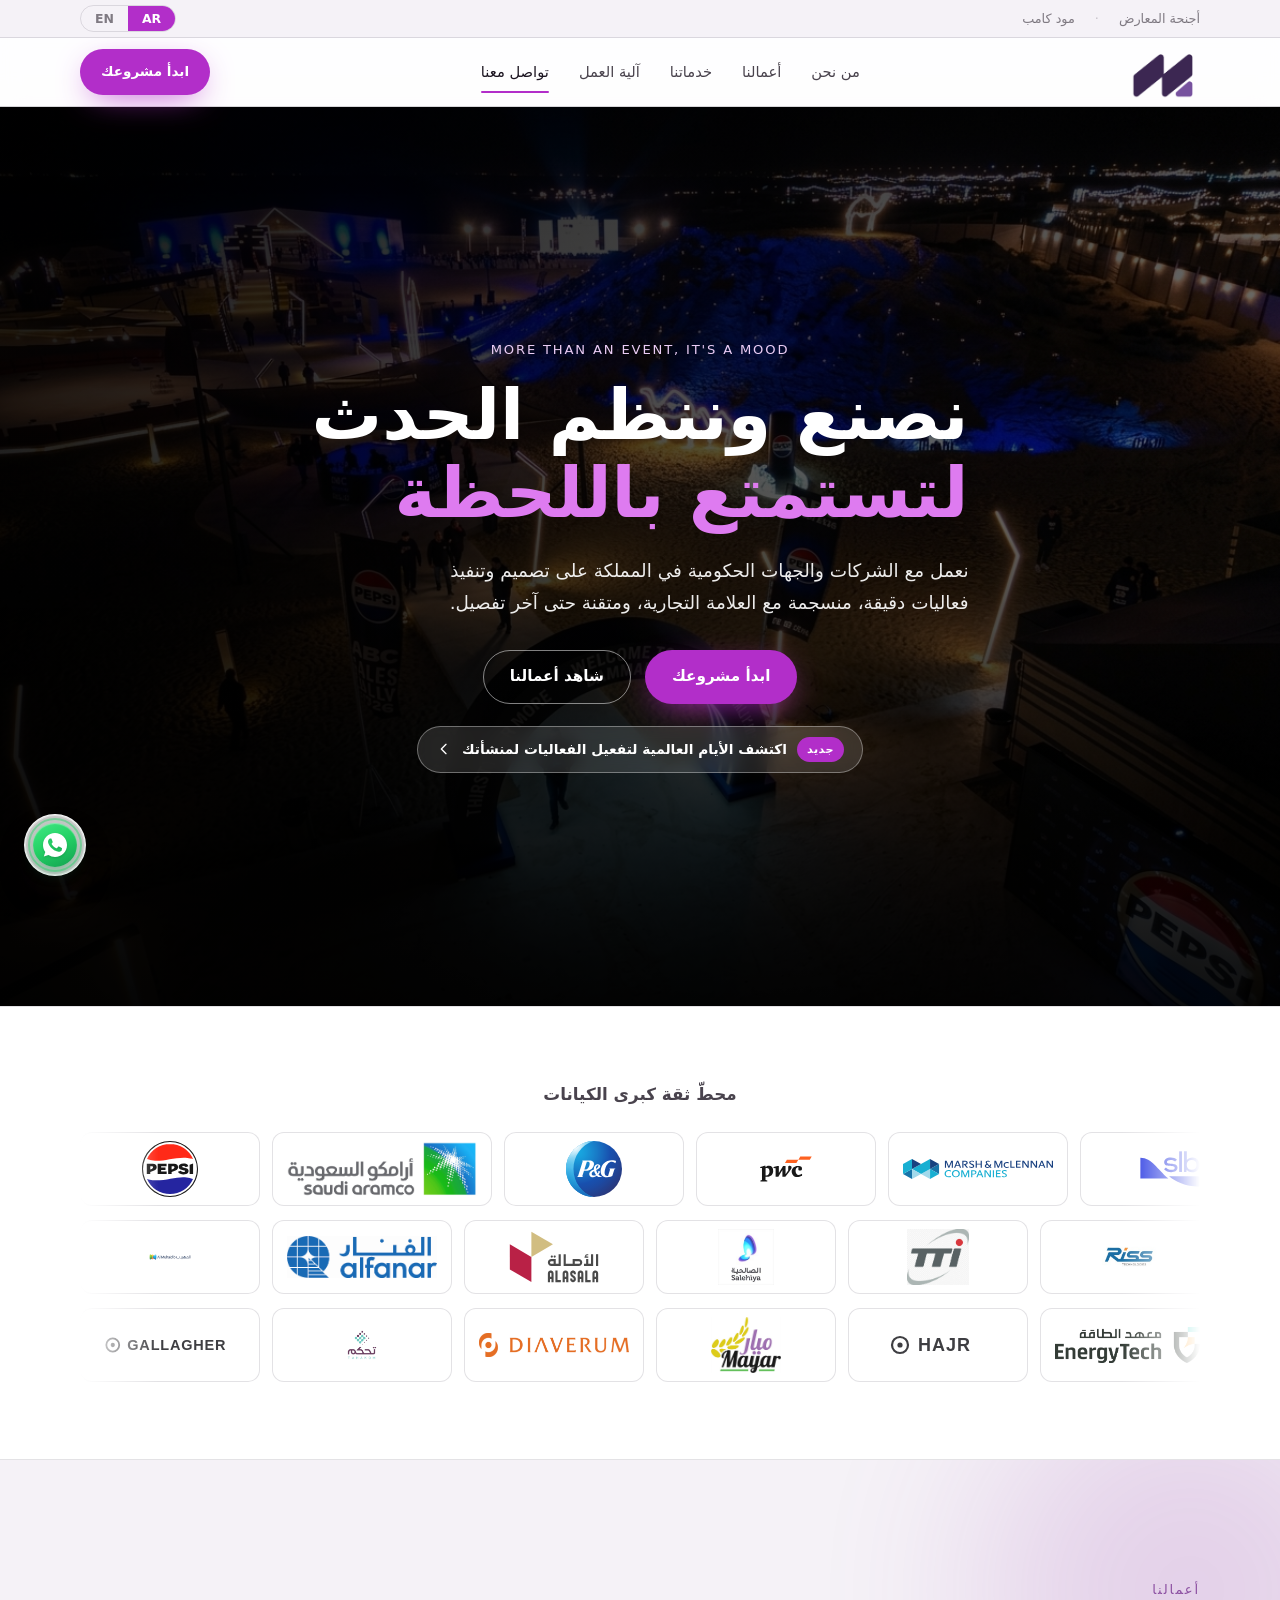
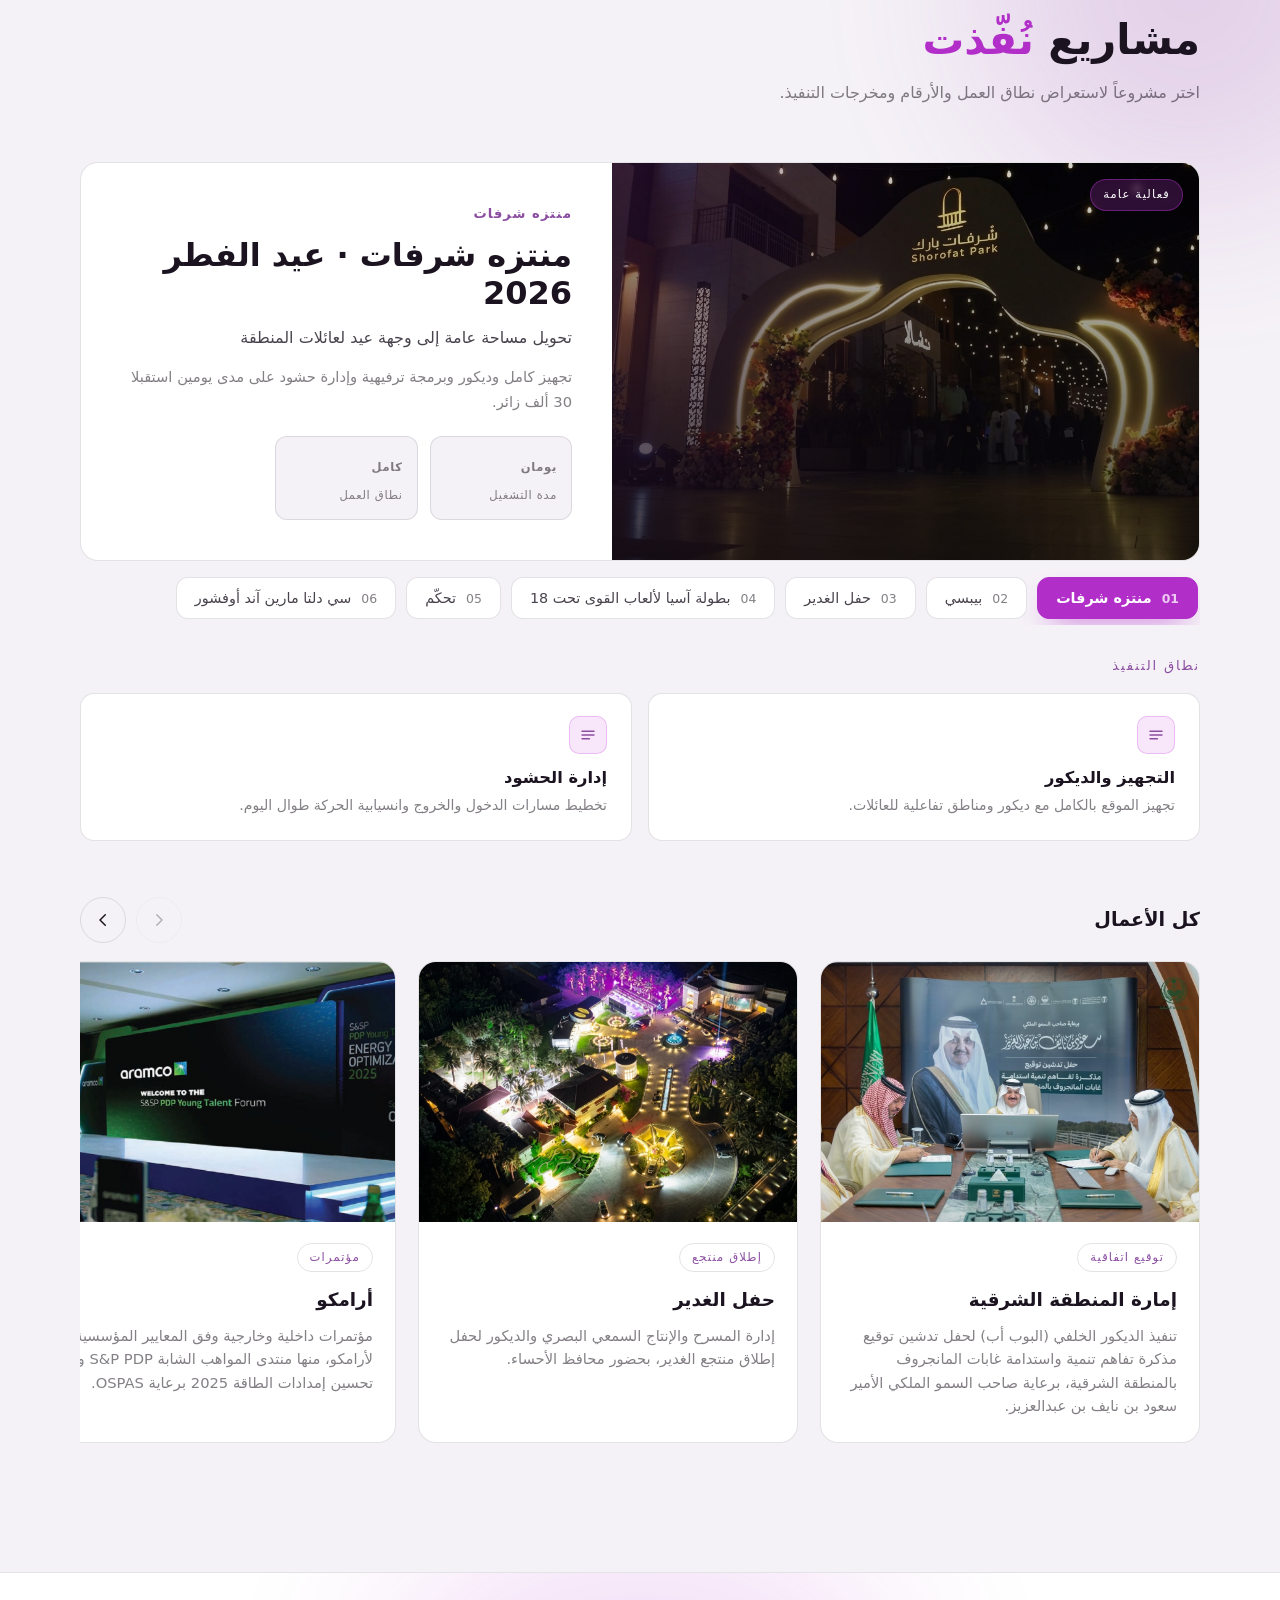
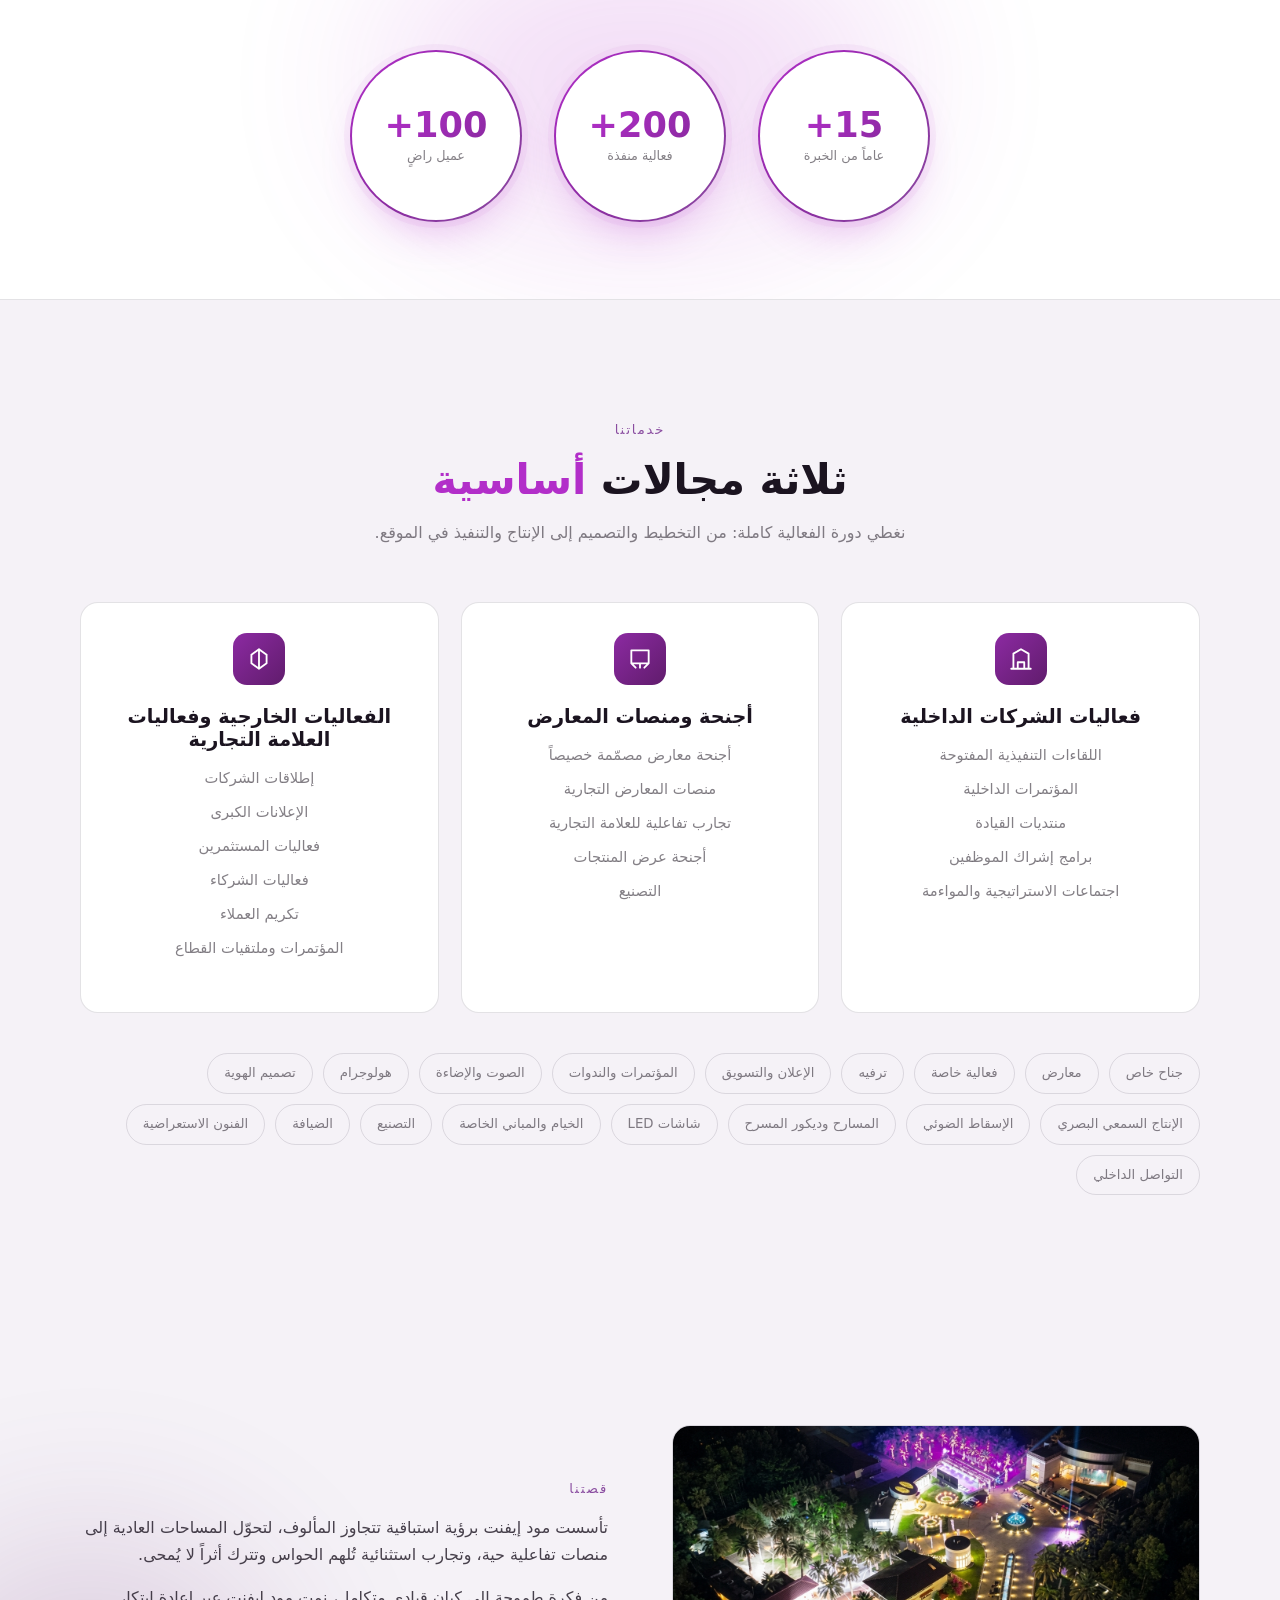
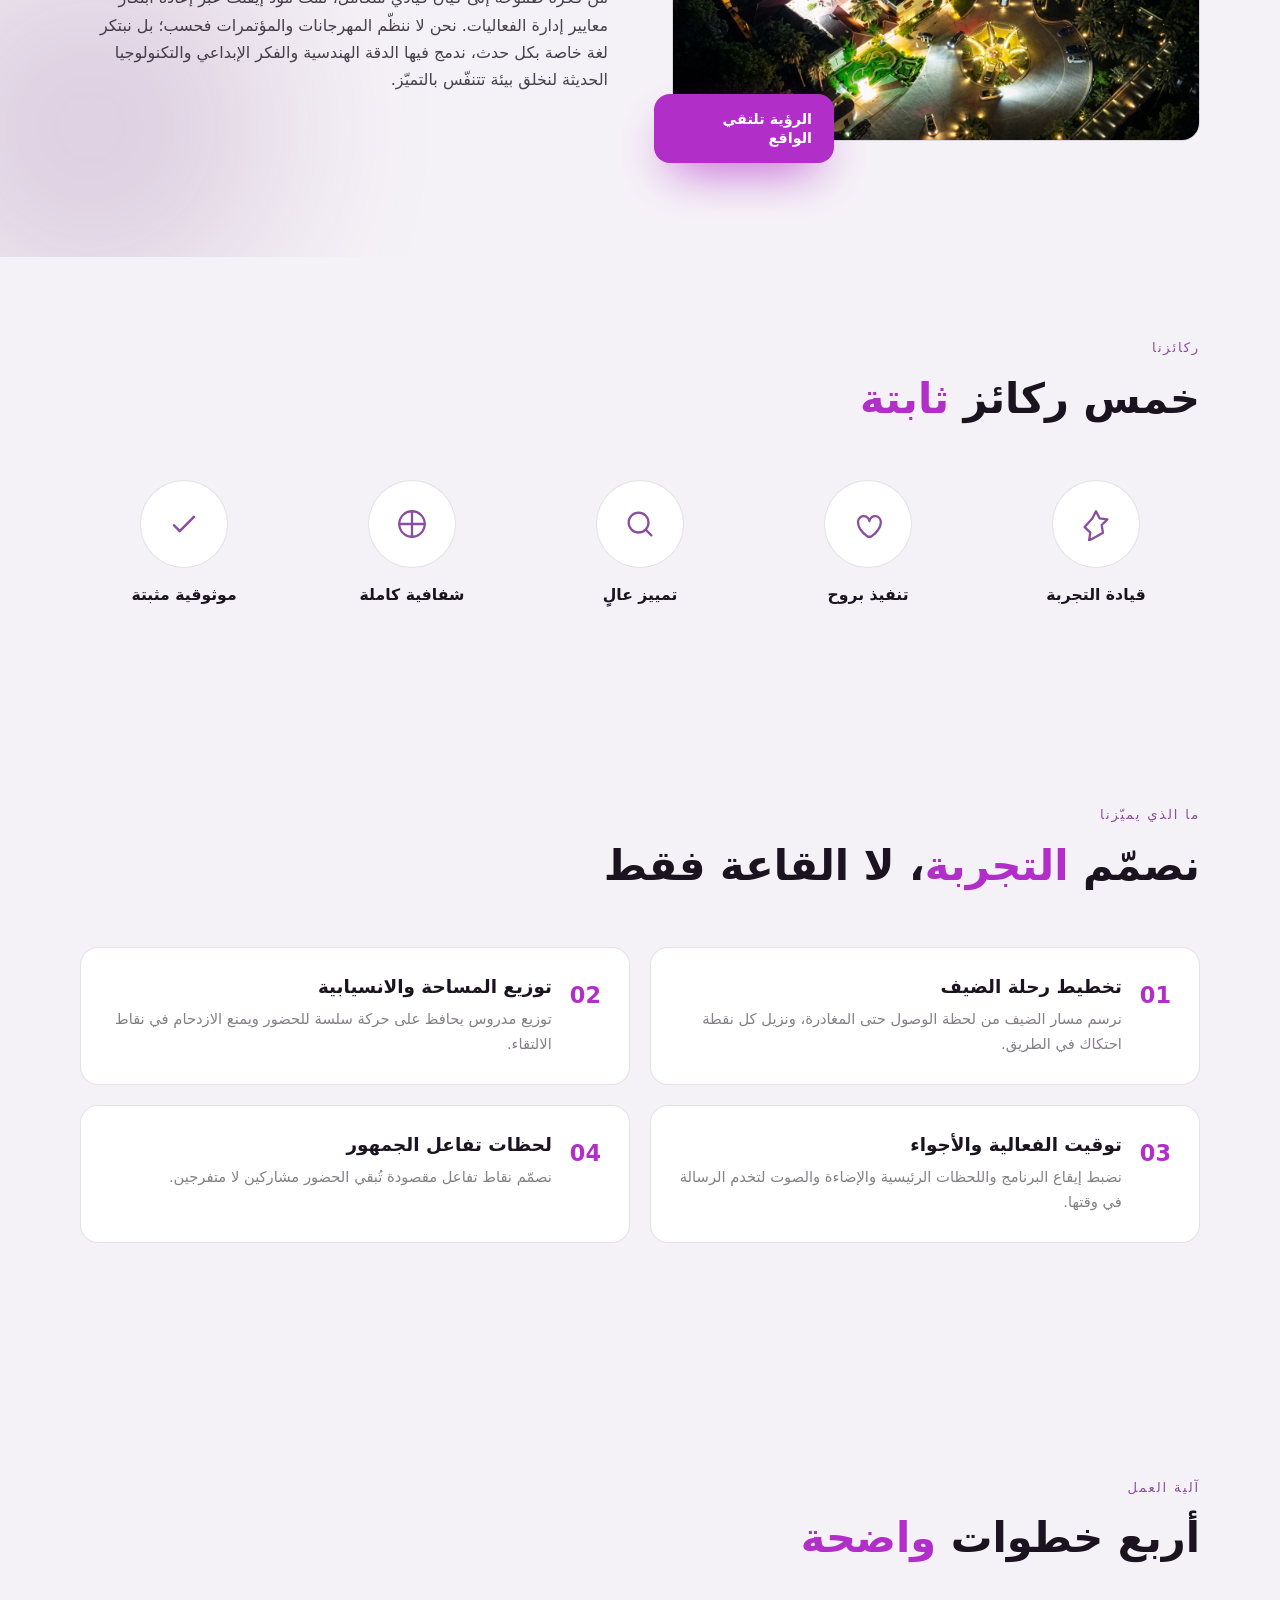
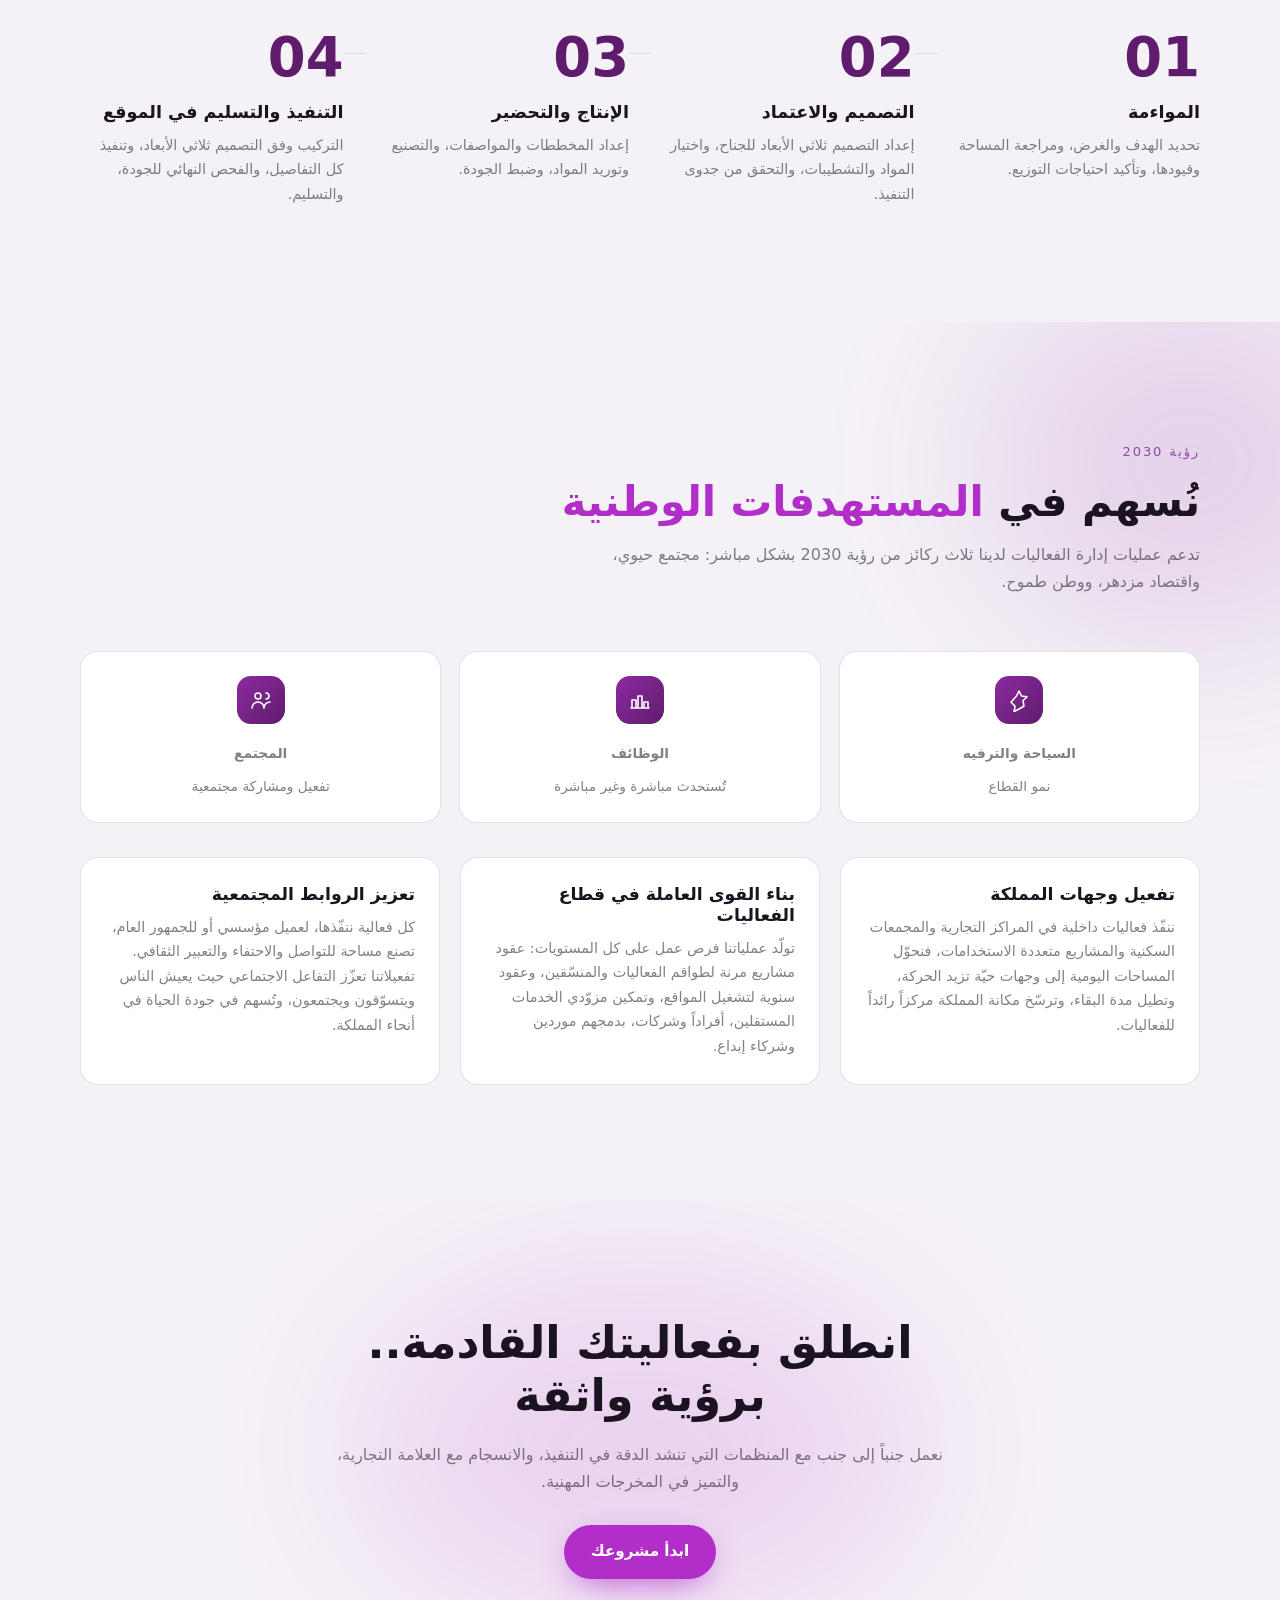
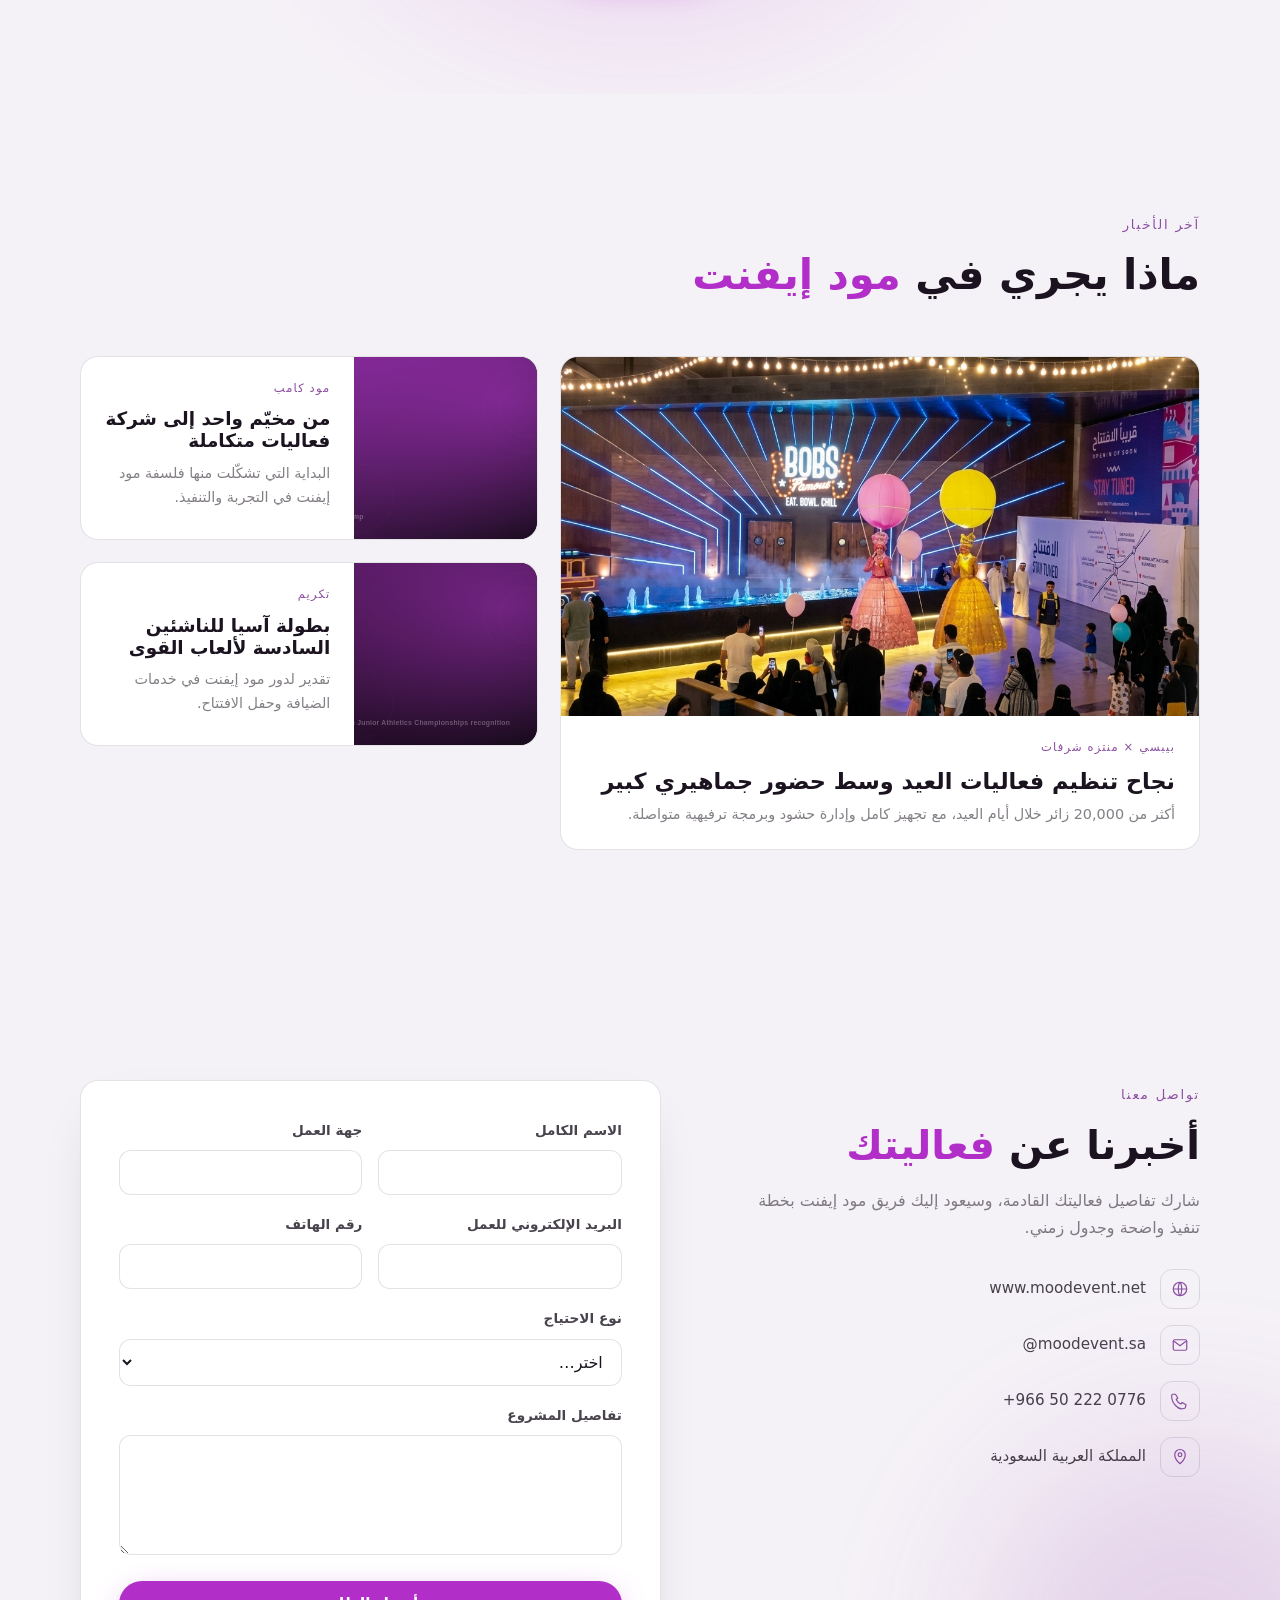
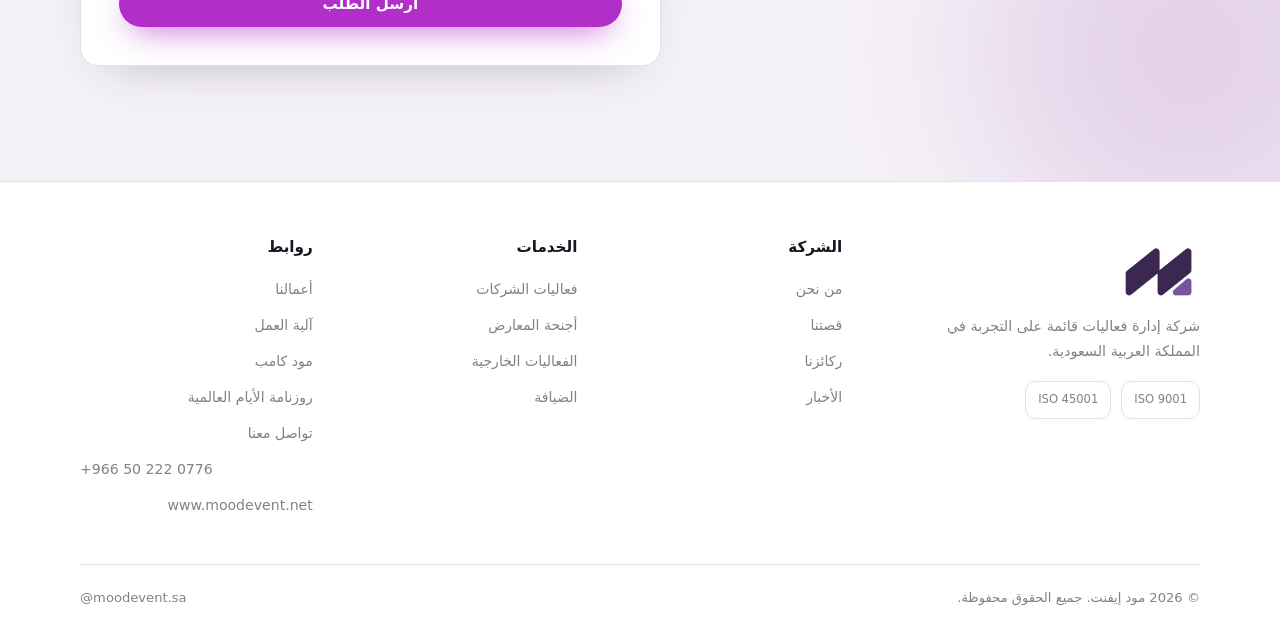
<file: index.html>
<!DOCTYPE html>
<html lang="ar" dir="rtl"
      data-title-ar="مود إيفنت | نصنع وننظم الحدث لتستمتع باللحظة"
      data-title-en="Mood Event | We create events, you feel the mood">
<head>
  <meta charset="UTF-8" />
  <meta name="viewport" content="width=device-width, initial-scale=1" />
  <meta http-equiv="Content-Security-Policy" content="default-src 'self'; script-src 'self'; style-src 'self' 'unsafe-inline' https://fonts.googleapis.com; font-src 'self' https://fonts.gstatic.com; img-src 'self' data:; connect-src 'self' https://hooks.zapier.com; frame-src 'none'; object-src 'none'; base-uri 'self'; form-action 'self';" />
  <title>مود إيفنت | نصنع وننظم الحدث لتستمتع باللحظة</title>
  <meta name="description" content="مود إيفنت: شركة إدارة فعاليات قائمة على التجربة في المملكة العربية السعودية: فعاليات الشركات الداخلية، أجنحة المعارض، والفعاليات الخارجية وفعاليات العلامة التجارية." />

  <link rel="preconnect" href="https://fonts.googleapis.com" />
  <link rel="preconnect" href="https://fonts.gstatic.com" crossorigin />
  <!-- Arabic display face is GE SS Two (licensed, installed on the client's machines);
       Cairo is the web fallback that ships everywhere. Baloo Bhaijaan 2 backs up Latin. -->
  <link href="https://fonts.googleapis.com/css2?family=Cairo:wght@300;400;500;600;700;800&family=Baloo+Bhaijaan+2:wght@500;600;700;800&display=swap" rel="stylesheet" />

  <link rel="stylesheet" href="style.css" />
</head>
<body>

  <!-- ============================ [0] TOP UTILITY BAR ============================ -->
  <div class="utility">
    <div class="container">
      <nav class="utility-links" aria-label="روابط سريعة / Quick links">
        <a href="booths.html"><span data-ar>أجنحة المعارض</span><span data-en>Booths</span></a>
        <span class="utility-sep" aria-hidden="true">·</span>
        <a href="mood-camp.html"><span data-ar>مود كامب</span><span data-en>Mood Camp</span></a>
      </nav>
      <div class="lang-toggle" role="group" aria-label="Language / اللغة">
        <button type="button" data-lang-btn="ar" aria-pressed="true">AR</button>
        <button type="button" data-lang-btn="en" aria-pressed="false">EN</button>
      </div>
    </div>
  </div>

  <!-- ============================ [1] STICKY NAV ============================ -->
  <header class="nav">
    <div class="container">
      <a href="#hero" class="brand" aria-label="Mood Event home">
        <img class="brand-mark" src="images/logo-mark.png" alt="" />
      </a>

      <nav class="nav-links" aria-label="التنقل الرئيسي / Main navigation">
        <a href="#about"><span data-ar>من نحن</span><span data-en>About</span></a>
        <a href="#work"><span data-ar>أعمالنا</span><span data-en>Work</span></a>
        <a href="#services"><span data-ar>خدماتنا</span><span data-en>Services</span></a>
        <a href="#process"><span data-ar>آلية العمل</span><span data-en>Process</span></a>
        <a href="#contact"><span data-ar>تواصل معنا</span><span data-en>Contact</span></a>
      </nav>

      <div class="nav-cta">
        <a href="#contact" class="btn btn--solid btn--sm">
          <span data-ar>ابدأ مشروعك</span><span data-en>Start a project</span>
        </a>
        <button class="hamburger" aria-label="القائمة / Menu" aria-expanded="false" aria-controls="mobile-panel">
          <span aria-hidden="true"></span>
        </button>
      </div>
    </div>

    <div class="mobile-panel" id="mobile-panel">
      <a href="#about"><span data-ar>من نحن</span><span data-en>About</span></a>
      <a href="#work"><span data-ar>أعمالنا</span><span data-en>Work</span></a>
      <a href="#services"><span data-ar>خدماتنا</span><span data-en>Services</span></a>
      <a href="#process"><span data-ar>آلية العمل</span><span data-en>Process</span></a>
      <a href="#news"><span data-ar>الأخبار</span><span data-en>News</span></a>
      <a href="#contact"><span data-ar>تواصل معنا</span><span data-en>Contact</span></a>
      <a href="#contact" class="btn btn--solid"><span data-ar>ابدأ مشروعك</span><span data-en>Start a project</span></a>
    </div>
  </header>

  <main>

  <!-- ============================ [2] HERO ============================ -->
  <section class="hero" id="hero">
    <div class="hero-media" aria-hidden="true">
      <img class="hero-fallback" src="images/event-pepsi-dammam.jpg" alt="" />
      <video class="hero-video" autoplay muted loop playsinline poster="images/event-pepsi-dammam.jpg">
        <!-- Production reel slot: <source src="images/hero.mp4" type="video/mp4"> -->
      </video>
    </div>
    <div class="container">
      <div class="hero-inner">
        <span class="eyebrow fade-up" dir="ltr">More than an event, it's a mood</span>
        <h1 class="fade-up">
          <span data-ar>نصنع وننظم الحدث</span><span data-en>we create events</span>
          <span class="line2"><span data-ar>لتستمتع باللحظة</span><span data-en>you feel the mood</span></span>
        </h1>
        <p class="hero-sub fade-up">
          <span data-ar>نعمل مع الشركات والجهات الحكومية في المملكة على تصميم وتنفيذ فعاليات دقيقة، منسجمة مع العلامة التجارية، ومتقنة حتى آخر تفصيل.</span>
          <span data-en>We partner with corporate and government organizations across the Kingdom to design and deliver precise, on-brand events, executed down to the last detail.</span>
        </p>
        <div class="hero-actions fade-up">
          <a href="#contact" class="btn btn--solid"><span data-ar>ابدأ مشروعك</span><span data-en>Start a project</span></a>
          <a href="#work" class="btn btn--ghost"><span data-ar>شاهد أعمالنا</span><span data-en>See our work</span></a>
        </div>
        <a href="days-calendar.html" class="hero-feature fade-up">
          <span class="hero-feature-badge"><span data-ar>جديد</span><span data-en>New</span></span>
          <span data-ar>اكتشف الأيام العالمية لتفعيل الفعاليات لمنشأتك</span><span data-en>Discover world days to activate events for your organization</span>
          <svg viewBox="0 0 24 24" fill="none" aria-hidden="true"><path d="M9 5l7 7-7 7" stroke="currentColor" stroke-width="2" stroke-linecap="round" stroke-linejoin="round"/></svg>
        </a>
      </div>
    </div>
  </section>

  <!-- ============================ [3] PARTNERS BAR ============================ -->
  <section class="section section--tight partners">
    <div class="container">
      <h2><span data-ar>محطّ ثقة كبرى الكيانات</span><span data-en>Trusted by leading organizations</span></h2>
      <div class="logo-marquee" role="list" aria-label="عملاء مود إيفنت / Mood Event clients">
        <div class="lm-row" data-dir="ltr">
          <div class="lm-set">
            <span class="logo-chip" role="listitem"><img src="images/logos/pepsi.svg" alt="Pepsi" loading="lazy" /></span>
            <span class="logo-chip logo-chip--lg" role="listitem"><img src="images/logos/aramco.jpg" alt="Saudi Aramco" loading="lazy" /></span>
            <span class="logo-chip" role="listitem"><img src="images/logos/pg.svg" alt="P&amp;G" loading="lazy" /></span>
            <span class="logo-chip" role="listitem"><img src="images/logos/pwc.svg" alt="pwc" loading="lazy" /></span>
            <span class="logo-chip" role="listitem"><img src="images/logos/marsh.svg" alt="Marsh" loading="lazy" /></span>
            <span class="logo-chip" role="listitem"><img src="images/logos/slb.svg" alt="SLB" loading="lazy" /></span>
            <span class="logo-chip" role="listitem"><img src="images/logos/sabic.svg" alt="SABIC" loading="lazy" /></span>
            <span class="logo-chip" role="listitem"><img src="images/logos/shorofat-park.svg" alt="Shorofat Park" loading="lazy" /></span>
            <span class="logo-chip" role="listitem"><img src="images/logos/baker-hughes.svg" alt="Baker Hughes" loading="lazy" /></span>
            <span class="logo-chip" role="listitem"><img src="images/logos/zamil-group.svg" alt="Zamil Group" loading="lazy" /></span>
            <span class="logo-chip" role="listitem"><img src="images/logos/sfd.svg" alt="SFD" loading="lazy" /></span>
            <span class="logo-chip" role="listitem"><img src="images/logos/al-rashed.png" alt="Al Rashed" loading="lazy" /></span>
            <span class="logo-chip" role="listitem"><img src="images/logos/smasco.png" alt="SMASCO" loading="lazy" /></span>
            <span class="logo-chip" role="listitem"><img src="images/logos/sipchem.jpg" alt="Sipchem" loading="lazy" /></span>
          </div>
        </div>
        <div class="lm-row" data-dir="rtl">
          <div class="lm-set">
            <span class="logo-chip" role="listitem"><img src="images/logos/al-muhaidib.png" alt="Al Muhaidib" loading="lazy" /></span>
            <span class="logo-chip" role="listitem"><img src="images/logos/alfanar.png" alt="Alfanar" loading="lazy" /></span>
            <span class="logo-chip" role="listitem"><img src="images/logos/alasala.svg" alt="Alasala" loading="lazy" /></span>
            <span class="logo-chip" role="listitem"><img src="images/logos/salehiya.jpg" alt="Salehiya" loading="lazy" /></span>
            <span class="logo-chip" role="listitem"><img src="images/logos/tti.png" alt="TTI" loading="lazy" /></span>
            <span class="logo-chip" role="listitem"><img src="images/logos/riss.jpg" alt="riss" loading="lazy" /></span>
            <span class="logo-chip" role="listitem"><img src="images/logos/ajdan.png" alt="AJDAN" loading="lazy" /></span>
            <span class="logo-chip" role="listitem"><img src="images/logos/switz.png" alt="Switz" loading="lazy" /></span>
            <span class="logo-chip" role="listitem"><img src="images/logos/walaa.png" alt="Walaa" loading="lazy" /></span>
            <span class="logo-chip" role="listitem"><img src="images/logos/linde.svg" alt="Linde" loading="lazy" /></span>
            <span class="logo-chip" role="listitem"><img src="images/logos/nes-fircroft.png" alt="NES Fircroft" loading="lazy" /></span>
            <span class="logo-chip" role="listitem"><img src="images/logos/nov.svg" alt="NOV" loading="lazy" /></span>
            <span class="logo-chip" role="listitem"><img src="images/logos/saipem.svg" alt="SAIPEM" loading="lazy" /></span>
            <span class="logo-chip" role="listitem"><img src="images/logos/arabian-drilling.svg" alt="Arabian Drilling" loading="lazy" /></span>
            <span class="logo-chip" role="listitem"><img src="images/logos/subsea-7.svg" alt="Subsea 7" loading="lazy" /></span>
          </div>
        </div>
        <div class="lm-row" data-dir="ltr">
          <div class="lm-set">
            <span class="logo-chip" role="listitem"><img src="images/logos/gallagher.svg" alt="Gallagher" loading="lazy" /></span>
            <span class="logo-chip" role="listitem"><img src="images/logos/tahakkum.png" alt="Tahakkum" loading="lazy" /></span>
            <span class="logo-chip" role="listitem"><img src="images/logos/diaverum.jpg" alt="Diaverum" loading="lazy" /></span>
            <span class="logo-chip" role="listitem"><img src="images/logos/abu-mayar.png" alt="Abu Mayar" loading="lazy" /></span>
            <span class="logo-chip" role="listitem"><img src="images/logos/hajr.svg" alt="Hajr" loading="lazy" /></span>
            <span class="logo-chip" role="listitem"><img src="images/logos/energytech.webp" alt="EnergyTech" loading="lazy" /></span>
            <span class="logo-chip" role="listitem"><img src="images/logos/alansari.png" alt="Alansari" loading="lazy" /></span>
            <span class="logo-chip" role="listitem"><img src="images/logos/acwa.png" alt="ACWA" loading="lazy" /></span>
            <span class="logo-chip" role="listitem"><img src="images/logos/taqa.jpg" alt="TAQA" loading="lazy" /></span>
            <span class="logo-chip" role="listitem"><img src="images/logos/air-products.svg" alt="Air Products" loading="lazy" /></span>
            <span class="logo-chip" role="listitem"><img src="images/logos/alpla.png" alt="ALPLA" loading="lazy" /></span>
            <span class="logo-chip" role="listitem"><img src="images/logos/evostel.png" alt="Evostel" loading="lazy" /></span>
            <span class="logo-chip" role="listitem"><img src="images/logos/aro.jpg" alt="ARO" loading="lazy" /></span>
            <span class="logo-chip" role="listitem"><img src="images/logos/sicim.png" alt="sicim" loading="lazy" /></span>
            <span class="logo-chip" role="listitem"><img src="images/logos/assayel.png" alt="Assayel" loading="lazy" /></span>
          </div>
        </div>
      </div>
    </div>
  </section>

  <!-- ============================ [4] PORTFOLIO RAIL ============================ -->
  <section class="section portfolio" id="work">
    <span class="glow glow--violet" style="width:420px;height:420px;top:-80px;inset-inline-start:-120px" aria-hidden="true"></span>
    <div class="container">
      <div class="section-head reveal" style="max-width:640px">
        <span class="eyebrow"><span data-ar>أعمالنا</span><span data-en>Our work</span></span>
        <h2><span data-ar>مشاريع <span class="accent">نُفّذت</span></span><span data-en>Projects <span class="accent">delivered</span></span></h2>
        <p><span data-ar>اختر مشروعاً لاستعراض نطاق العمل والأرقام ومخرجات التنفيذ.</span><span data-en>Pick a project to see its scope, the numbers, and what we delivered on site.</span></p>
      </div>

      <!-- Active-project showcase -->
      <div class="showcase reveal" id="showcase">
        <div class="showcase-feature">
          <div class="showcase-media">
            <img id="sc-img" src="images/event-shorofat-park.jpg" alt="" />
            <span class="sc-cat" id="sc-cat" aria-live="polite"></span>
          </div>
          <div class="showcase-body">
            <span class="sc-client" id="sc-client"></span>
            <h3 class="sc-name" id="sc-name"></h3>
            <p class="sc-tagline" id="sc-tagline"></p>
            <p class="sc-desc" id="sc-desc"></p>
            <div class="sc-metrics" id="sc-metrics"></div>
          </div>
        </div>

        <div class="sc-tabs" id="sc-tabs" role="tablist" aria-label="اختر مشروعاً / Select a project"></div>

        <div class="showcase-highlights">
          <span class="eyebrow"><span data-ar>نطاق التنفيذ</span><span data-en>Execution scope</span></span>
          <div class="sc-hl-grid" id="sc-hl-grid"></div>
        </div>
      </div>

      <div class="rail-head reveal">
        <h3><span data-ar>كل الأعمال</span><span data-en>All work</span></h3>
        <div class="rail-nav">
          <button class="rail-btn" data-rail="prev" aria-label="السابق / Previous" aria-controls="portfolio-rail">
            <svg viewBox="0 0 24 24" fill="none" aria-hidden="true"><path d="M15 5l-7 7 7 7" stroke="currentColor" stroke-width="2" stroke-linecap="round" stroke-linejoin="round"/></svg>
          </button>
          <button class="rail-btn" data-rail="next" aria-label="التالي / Next" aria-controls="portfolio-rail">
            <svg viewBox="0 0 24 24" fill="none" aria-hidden="true"><path d="M9 5l7 7-7 7" stroke="currentColor" stroke-width="2" stroke-linecap="round" stroke-linejoin="round"/></svg>
          </button>
        </div>
      </div>

      <div class="rail" id="portfolio-rail" tabindex="0" role="region" aria-label="معرض الأعمال / Portfolio">

        <article class="card">
          <div class="card-img"><img src="images/project-eastern-province-emirate-mou.jpg" alt="إمارة المنطقة الشرقية · حفل توقيع مذكرة تفاهم / Eastern Province Emirate MOU signing ceremony" loading="lazy" /></div>
          <div class="card-body">
            <span class="card-tag"><span data-ar>توقيع اتفاقية</span><span data-en>MOU Signing</span></span>
            <div class="card-client"><span data-ar>إمارة المنطقة الشرقية</span><span data-en>Eastern Province Emirate</span></div>
            <p class="card-scope"><span data-ar>تنفيذ الديكور الخلفي (البوب أب) لحفل تدشين توقيع مذكرة تفاهم تنمية واستدامة غابات المانجروف بالمنطقة الشرقية، برعاية صاحب السمو الملكي الأمير سعود بن نايف بن عبدالعزيز.</span><span data-en>Backdrop decor (pop-up stand) for the launch ceremony signing a memorandum of understanding on the sustainable development of mangrove forests in the Eastern Province, under the patronage of HRH Prince Saud bin Naif bin Abdulaziz.</span></p>
          </div>
        </article>

        <article class="card">
          <div class="card-img"><img src="images/event-venue-aerial.jpg" alt="حفل إطلاق منتجع الغدير · إدارة المسرح والإنتاج / Al Ghadir Resort launch ceremony" loading="lazy" /></div>
          <div class="card-body">
            <span class="card-tag"><span data-ar>إطلاق منتجع</span><span data-en>Resort Launch</span></span>
            <div class="card-client"><span data-ar>حفل الغدير</span><span data-en>Al Ghadir Ceremony</span></div>
            <p class="card-scope"><span data-ar>إدارة المسرح والإنتاج السمعي البصري والديكور لحفل إطلاق منتجع الغدير، بحضور محافظ الأحساء.</span><span data-en>Stage management, AV production and decor for the Al Ghadir Resort launch, in the presence of the Governor of Al-Ahsa.</span></p>
          </div>
        </article>

        <article class="card">
          <div class="card-img"><img src="images/project-aramco-pdp-forum.jpg" alt="مؤتمرات أرامكو الداخلية والخارجية / Aramco corporate conferences" loading="lazy" /></div>
          <div class="card-body">
            <span class="card-tag"><span data-ar>مؤتمرات</span><span data-en>Conferences</span></span>
            <div class="card-client"><span data-ar>أرامكو</span><span data-en>Aramco</span></div>
            <p class="card-scope"><span data-ar>مؤتمرات داخلية وخارجية وفق المعايير المؤسسية لأرامكو، منها منتدى المواهب الشابة S&amp;P PDP ومؤتمر تحسين إمدادات الطاقة 2025 برعاية OSPAS.</span><span data-en>Internal and external conferences meeting Aramco's institutional standards; incl. the S&amp;P PDP Young Talent Forum and Energy Supply Optimization 2025, sponsored by OSPAS.</span></p>
          </div>
        </article>

        <article class="card">
          <div class="card-img"><img src="images/project-shorofat-park-entrance-2026.jpg" alt="منتزه شرفات · عيد الفطر 2026، 30 ألف زائر / Shorofat Park Eid Al Fitr 2026" loading="lazy" /></div>
          <div class="card-body">
            <span class="card-tag"><span data-ar>فعالية عامة</span><span data-en>Public Event</span></span>
            <div class="card-client"><span data-ar>منتزه شرفات · عيد الفطر 2026</span><span data-en>Shorofat Park · Eid Al Fitr 2026</span></div>
            <p class="card-scope"><span data-ar>يومان و30 ألف زائر. تجهيز كامل وديكور وبرمجة ترفيهية وإدارة حشود.</span><span data-en>2 days, 30K visitors. Full setup, decor, entertainment programming and crowd management.</span></p>
          </div>
        </article>

        <article class="card">
          <div class="card-img"><img src="images/project-shorofat-park-eid-2025.jpg" alt="منتزه شرفات · عيد 2025، 26 ألف زائر / Shurafat Park Eid 2025" loading="lazy" /></div>
          <div class="card-body">
            <span class="card-tag"><span data-ar>فعالية عامة</span><span data-en>Public Event</span></span>
            <div class="card-client"><span data-ar>منتزه شرفات · عيد 2025</span><span data-en>Shurafat Park · Eid 2025</span></div>
            <p class="card-scope"><span data-ar>ثلاثة أيام و26 ألف زائر. تخطيط تشغيلي وانسيابية الحشود والتحكم في الدخول والخروج.</span><span data-en>3 days, 26K visitors. Operational planning, crowd flow and entry/exit control.</span></p>
          </div>
        </article>

        <article class="card">
          <div class="card-img"><img src="images/event-pepsi-dammam.jpg" alt="بيبسي · فعالية رأس السنة ABC Sales Rally 2026 / Pepsi New Year Event" loading="lazy" /></div>
          <div class="card-body">
            <span class="card-tag"><span data-ar>فعالية علامة تجارية</span><span data-en>Brand Event</span></span>
            <div class="card-client"><span data-ar>بيبسي · فعالية رأس السنة</span><span data-en>Pepsi · New Year Event</span></div>
            <p class="card-scope"><span data-ar>فعالية ABC Sales Rally 2026: الموقع والمسرح وشاشات LED والإنتاج السمعي البصري والضيافة ومحطات طعام حية. تنفيذ متكامل.</span><span data-en>ABC Sales Rally 2026: venue, stage, LED, AV production, hospitality and live food stations. Turnkey.</span></p>
          </div>
        </article>

        <article class="card">
          <div class="card-img"><img src="images/project-seadelta-fair-booth.jpg" alt="سي دلتا مارين آند أوفشور · جناح معرض / Sea Delta Marine &amp; Offshore exhibition booth" loading="lazy" /></div>
          <div class="card-body">
            <span class="card-tag"><span data-ar>جناح معرض</span><span data-en>Exhibition Booth</span></span>
            <div class="card-client"><span data-ar>سي دلتا مارين آند أوفشور</span><span data-en>Sea Delta Marine &amp; Offshore</span></div>
            <p class="card-scope"><span data-ar>جناح جزيرة بمظلة منحنية مضاءة، وجدار عرض للمنتجات، وصالة اجتماعات مستضافة.</span><span data-en>Island stand with an illuminated curved canopy, a product wall and a hosted meeting lounge.</span></p>
          </div>
        </article>

        <article class="card">
          <div class="card-img"><img src="images/project-tayseer-fair-booth.jpg" alt="تيسير · تصميم وتنفيذ الجناح في معرض Seamless الرياض / Tayseer booth, Seamless Riyadh" loading="lazy" /></div>
          <div class="card-body">
            <span class="card-tag"><span data-ar>جناح معرض</span><span data-en>Exhibition Booth</span></span>
            <div class="card-client"><span data-ar>تيسير</span><span data-en>Tayseer</span></div>
            <p class="card-scope"><span data-ar>تصميم وتنفيذ الجناح في معرض Seamless الرياض.</span><span data-en>Booth design and execution, Seamless Exhibition Riyadh.</span></p>
          </div>
        </article>

        <article class="card">
          <div class="card-img"><img src="images/project-ejada-kfupm-booth.jpg" alt="إجادة · تصميم وتنفيذ الجناح في ملتقى التوظيف بجامعة الملك فهد للبترول والمعادن 2025 / Ejada booth, KFUPM Career Fair 2025" loading="lazy" /></div>
          <div class="card-body">
            <span class="card-tag"><span data-ar>جناح معرض</span><span data-en>Exhibition Booth</span></span>
            <div class="card-client"><span data-ar>إجادة</span><span data-en>Ejada</span></div>
            <p class="card-scope"><span data-ar>تصميم وتنفيذ الجناح في ملتقى التوظيف بجامعة الملك فهد للبترول والمعادن 2025.</span><span data-en>Booth design and execution, KFUPM Career Fair 2025.</span></p>
          </div>
        </article>

        <article class="card">
          <div class="card-img"><img src="images/project-lahint-fair-booth.jpg" alt="لاهنت · جناح خدمات الأعمال في معرض ريادة الأعمال 2025 / Lahint Business Services Booth, Entrepreneurship Exhibition 2025" loading="lazy" /></div>
          <div class="card-body">
            <span class="card-tag"><span data-ar>جناح معرض</span><span data-en>Exhibition Booth</span></span>
            <div class="card-client"><span data-ar>لاهنت</span><span data-en>Lahint</span></div>
            <p class="card-scope"><span data-ar>جناح خدمات الأعمال في معرض ريادة الأعمال 2025 (RAD). راعٍ ماسي، وتحت رعاية الأمير سعود بن نايف بن عبدالعزيز.</span><span data-en>Business Services Booth, Entrepreneurship Exhibition 2025 (RAD). Diamond Sponsor; under the patronage of Prince Saud bin Nayef bin Abdulaziz.</span></p>
          </div>
        </article>

        <article class="card">
          <div class="card-img"><img src="images/project-asian-u18-athletics.svg" alt="بطولة آسيا السادسة لألعاب القوى تحت 18 عاماً / 6th Asian U18 Athletics Championships" loading="lazy" /></div>
          <div class="card-body">
            <span class="card-tag"><span data-ar>فعالية رياضية</span><span data-en>Sporting Event</span></span>
            <div class="card-client"><span data-ar>بطولة آسيا لألعاب القوى تحت 18</span><span data-en>6th Asian U18 Athletics Championships</span></div>
            <p class="card-scope"><span data-ar>29 دولة، وسبعة أيام من خدمات الضيافة، وحفل افتتاح بمشاركة 70 مؤدياً.</span><span data-en>29 countries, 7 days of catering, and an opening ceremony with 70 performers.</span></p>
          </div>
        </article>

        <article class="card">
          <div class="card-img"><img src="images/project-acwa-power-annual-day.svg" alt="أكوا باور · احتفال اليوم السنوي / ACWA Power Annual Day Celebration" loading="lazy" /></div>
          <div class="card-body">
            <span class="card-tag"><span data-ar>فعالية شركات</span><span data-en>Corporate Event</span></span>
            <div class="card-client"><span data-ar>أكوا باور</span><span data-en>ACWA Power</span></div>
            <p class="card-scope"><span data-ar>احتفال اليوم السنوي للشركة، تنفيذ متكامل.</span><span data-en>Annual Day Celebration, turnkey.</span></p>
          </div>
        </article>

        <article class="card">
          <div class="card-img"><img src="images/project-netzero-dammam-airport.jpg" alt="نت زيرو · اليوم الوطني السعودي 95 في مطارات الدمام / NetZero, Saudi National Day 95 at Dammam Airports" loading="lazy" /></div>
          <div class="card-body">
            <span class="card-tag"><span data-ar>مبادرة استدامة</span><span data-en>Sustainability</span></span>
            <div class="card-client"><span data-ar>نت زيرو</span><span data-en>NetZero</span></div>
            <p class="card-scope"><span data-ar>اليوم الوطني السعودي 95 في مطارات الدمام، ضمن مبادرة الاستدامة.</span><span data-en>Saudi National Day 95 at Dammam Airports, Sustainability Initiative.</span></p>
          </div>
        </article>

        <article class="card">
          <div class="card-img"><img src="images/project-tahakkum-arch.jpg" alt="تحكّم · إشراك الموظفين، خمسة أيام وموقعان و1,840 مشاركاً / Tahakkum Employee Engagement" loading="lazy" /></div>
          <div class="card-body">
            <span class="card-tag"><span data-ar>إشراك الموظفين</span><span data-en>Employee Engagement</span></span>
            <div class="card-client"><span data-ar>تحكّم</span><span data-en>Tahakkum</span></div>
            <p class="card-scope"><span data-ar>خمسة أيام، وموقعان، و1,840 مشاركاً.</span><span data-en>5 days, 2 sites, 1,840 participants.</span></p>
          </div>
        </article>

        <article class="card">
          <div class="card-img"><img src="images/project-imvita-fair-booth.jpg" alt="إمفيتا · جناح في معرض السعودية للحيوانات الأليفة / IMVITA booth, Saudi Pet Expo" loading="lazy" /></div>
          <div class="card-body">
            <span class="card-tag"><span data-ar>جناح معرض</span><span data-en>Exhibition Booth</span></span>
            <div class="card-client"><span data-ar>إمفيتا</span><span data-en>IMVITA</span></div>
            <p class="card-scope"><span data-ar>جناح في معرض السعودية للحيوانات الأليفة.</span><span data-en>Booth, Saudi Pet Expo.</span></p>
          </div>
        </article>

        <article class="card">
          <div class="card-img"><img src="images/project-salehiya-eid.jpg" alt="الصالحية · فعالية العيد للموظفين، تصميم وإنتاج متكامل / Salehiya Employees' Eid Event" loading="lazy" /></div>
          <div class="card-body">
            <span class="card-tag"><span data-ar>فعالية شركات</span><span data-en>Corporate Event</span></span>
            <div class="card-client"><span data-ar>الصالحية</span><span data-en>Salehiya</span></div>
            <p class="card-scope"><span data-ar>فعالية العيد للموظفين، تصميم وإنتاج متكامل من البداية إلى النهاية.</span><span data-en>Employees' Eid Event, end-to-end design and production.</span></p>
          </div>
        </article>

        <article class="card">
          <div class="card-img"><img src="images/project-aramco-summer-championships.jpg" alt="أرامكو · بطولات الصيف / Aramco Summer Championships" loading="lazy" /></div>
          <div class="card-body">
            <span class="card-tag"><span data-ar>فعالية صيفية</span><span data-en>Summer Event</span></span>
            <div class="card-client"><span data-ar>أرامكو</span><span data-en>Aramco</span></div>
            <p class="card-scope"><span data-ar>تنظيم وتنفيذ فعالية بطولات الصيف من التخطيط حتى التسليم.</span><span data-en>Organizing and delivering the Summer Championships event from planning to handover.</span></p>
          </div>
        </article>

        <article class="card">
          <div class="card-img"><img src="images/project-aramco-conferences.svg" alt="أرامكو الأحساء · موسم الصيف / Aramco Al-Ahsa Summer Season" loading="lazy" /></div>
          <div class="card-body">
            <span class="card-tag"><span data-ar>فعالية صيفية</span><span data-en>Summer Season</span></span>
            <div class="card-client"><span data-ar>أرامكو الأحساء · موسم الصيف</span><span data-en>Aramco Al-Ahsa · Summer Season</span></div>
            <p class="card-scope"><span data-ar>إدارة برنامج موسم الصيف وتشغيله على مدى الفترة الكاملة.</span><span data-en>Managing and running the Summer Season programme across the full period.</span></p>
          </div>
        </article>

        <article class="card">
          <div class="card-img"><img src="images/project-aramco-alahsa-ice-cream-day.jpg" alt="أرامكو الأحساء · يوم الآيس كريم / Aramco Al-Ahsa Ice Cream Day" loading="lazy" /></div>
          <div class="card-body">
            <span class="card-tag"><span data-ar>يوم عائلي</span><span data-en>Family Day</span></span>
            <div class="card-client"><span data-ar>أرامكو الأحساء · يوم الآيس كريم</span><span data-en>Aramco Al-Ahsa · Ice Cream Day</span></div>
            <p class="card-scope"><span data-ar>تجهيز وتشغيل يوم ترفيهي عائلي بكامل عناصره.</span><span data-en>Setting up and running a full family entertainment day.</span></p>
          </div>
        </article>

        <article class="card">
          <div class="card-img"><img src="images/project-eastern-province-dev-authority.jpg" alt="هيئة تطوير المنطقة الشرقية / Eastern Province Development Authority" loading="lazy" /></div>
          <div class="card-body">
            <span class="card-tag"><span data-ar>جهة حكومية</span><span data-en>Government</span></span>
            <div class="card-client"><span data-ar>هيئة تطوير المنطقة الشرقية</span><span data-en>Eastern Province Development Authority</span></div>
            <p class="card-scope"><span data-ar>تنظيم وتنفيذ فعالية للهيئة وفق المعايير المؤسسية والبروتوكولية.</span><span data-en>Organizing and delivering an authority event to institutional and protocol standards.</span></p>
          </div>
        </article>

        <article class="card">
          <div class="card-img"><img src="images/project-al-ghadir-ceremony.svg" alt="الهيئة الملكية / The Royal Commission" loading="lazy" /></div>
          <div class="card-body">
            <span class="card-tag"><span data-ar>جهة حكومية</span><span data-en>Government</span></span>
            <div class="card-client"><span data-ar>الهيئة الملكية</span><span data-en>The Royal Commission</span></div>
            <p class="card-scope"><span data-ar>تنفيذ فعالية للهيئة الملكية بإدارة كاملة للموقع والبرنامج.</span><span data-en>Delivering a Royal Commission event with full venue and programme management.</span></p>
          </div>
        </article>

        <article class="card">
          <div class="card-img"><img src="images/event-pepsi-dammam.jpg" alt="بيبسي / Pepsi" loading="lazy" /></div>
          <div class="card-body">
            <span class="card-tag"><span data-ar>فعالية علامة تجارية</span><span data-en>Brand Event</span></span>
            <div class="card-client"><span data-ar>بيبسي</span><span data-en>Pepsi</span></div>
            <p class="card-scope"><span data-ar>تنفيذ فعالية لعلامة بيبسي من التصميم حتى التشغيل في الموقع.</span><span data-en>Delivering a Pepsi brand event from design through on-site operation.</span></p>
          </div>
        </article>

        <article class="card">
          <div class="card-img"><img src="images/project-shorofat-park-entrance-2026.jpg" alt="الشرفات بارك / Shorofat Park" loading="lazy" /></div>
          <div class="card-body">
            <span class="card-tag"><span data-ar>فعالية عامة</span><span data-en>Public Event</span></span>
            <div class="card-client"><span data-ar>الشرفات بارك</span><span data-en>Shorofat Park</span></div>
            <p class="card-scope"><span data-ar>تجهيز وتشغيل فعالية عامة داخل المنتزه مع إدارة الحشود.</span><span data-en>Setting up and running a public event inside the park with crowd management.</span></p>
          </div>
        </article>

        <article class="card">
          <div class="card-img"><img src="images/project-energy-institute-event.jpg" alt="معهد الطاقة / Energy Institute" loading="lazy" /></div>
          <div class="card-body">
            <span class="card-tag"><span data-ar>فعالية مؤسسية</span><span data-en>Corporate Event</span></span>
            <div class="card-client"><span data-ar>معهد الطاقة</span><span data-en>Energy Institute</span></div>
            <p class="card-scope"><span data-ar>تنظيم وتنفيذ فعالية مؤسسية لمعهد الطاقة.</span><span data-en>Organizing and delivering a corporate event for the Energy Institute.</span></p>
          </div>
        </article>

        <article class="card">
          <div class="card-img"><img src="images/project-al-rashed-mall.jpg" alt="الراشد مول / Al Rashed Mall" loading="lazy" /></div>
          <div class="card-body">
            <span class="card-tag"><span data-ar>تفعيل مركز تجاري</span><span data-en>Mall Activation</span></span>
            <div class="card-client"><span data-ar>الراشد مول</span><span data-en>Al Rashed Mall</span></div>
            <p class="card-scope"><span data-ar>تفعيل داخل المركز التجاري بتجهيز وديكور وبرمجة للزوار.</span><span data-en>In-mall activation with setup, decor and visitor programming.</span></p>
          </div>
        </article>

        <article class="card">
          <div class="card-img"><img src="images/event-venue-aerial.jpg" alt="هيئة التطوير الشرقية بالتعاون مع جزيرة تاروت / Eastern Development Authority with Tarout Island" loading="lazy" /></div>
          <div class="card-body">
            <span class="card-tag"><span data-ar>جهة حكومية</span><span data-en>Government</span></span>
            <div class="card-client"><span data-ar>هيئة التطوير الشرقية × جزيرة تاروت</span><span data-en>Eastern Development Authority × Tarout Island</span></div>
            <p class="card-scope"><span data-ar>فعالية بالتعاون بين الهيئة وجزيرة تاروت، تنظيم وتنفيذ متكامل.</span><span data-en>An event in cooperation between the authority and Tarout Island, organized and delivered turnkey.</span></p>
          </div>
        </article>

        <article class="card">
          <div class="card-img"><img src="images/project-sabic-branding.jpg" alt="سابك / SABIC" loading="lazy" /></div>
          <div class="card-body">
            <span class="card-tag"><span data-ar>حضور العلامة التجارية</span><span data-en>Brand Presence</span></span>
            <div class="card-client"><span data-ar>سابك</span><span data-en>SABIC</span></div>
            <p class="card-scope"><span data-ar>تجهيز عناصر هوية العلامة التجارية ضمن فعالية سابك.</span><span data-en>Branded signage and identity elements for a SABIC event.</span></p>
          </div>
        </article>

        <article class="card">
          <div class="card-img"><img src="images/project-amiantit-panel.jpg" alt="أميانتيت / Amiantit" loading="lazy" /></div>
          <div class="card-body">
            <span class="card-tag"><span data-ar>فعالية شركات</span><span data-en>Corporate Event</span></span>
            <div class="card-client"><span data-ar>أميانتيت</span><span data-en>Amiantit</span></div>
            <p class="card-scope"><span data-ar>تجهيز خلفية العلامة التجارية وتنظيم جلسة نقاشية لأميانتيت.</span><span data-en>Branded backdrop and panel session setup for Amiantit.</span></p>
          </div>
        </article>

      </div>
    </div>
  </section>

  <!-- ============================ [5] STATS BAND ============================ -->
  <section class="section section--tight stats">
    <span class="glow glow--magenta" style="width:520px;height:300px;top:-40px;left:50%;transform:translateX(-50%)" aria-hidden="true"></span>
    <div class="container">
      <div class="stats-grid">
        <div class="stat reveal"><b>15+</b><span><span data-ar>عاماً من الخبرة</span><span data-en>years of experience</span></span></div>
        <div class="stat reveal"><b>200+</b><span><span data-ar>فعالية منفذة</span><span data-en>events delivered</span></span></div>
        <div class="stat reveal"><b>100+</b><span><span data-ar>عميل راضٍ</span><span data-en>satisfied clients</span></span></div>
      </div>
    </div>
  </section>

  <!-- ============================ [6] SERVICES ============================ -->
  <section class="section services" id="services">
    <div class="container">
      <div class="section-head reveal">
        <span class="eyebrow"><span data-ar>خدماتنا</span><span data-en>Services</span></span>
        <h2><span data-ar>ثلاثة مجالات <span class="accent">أساسية</span></span><span data-en>Three <span class="accent">core</span> areas</span></h2>
        <p><span data-ar>نغطي دورة الفعالية كاملة: من التخطيط والتصميم إلى الإنتاج والتنفيذ في الموقع.</span><span data-en>We cover the full event cycle, from planning and design to production and on-site delivery.</span></p>
      </div>

      <div class="services-grid">

        <article class="service reveal">
          <div class="service-ico" aria-hidden="true"><svg viewBox="0 0 24 24" fill="none"><path d="M3 21h18M5 21V7l7-4 7 4v14M9 21v-6h6v6" stroke="currentColor" stroke-width="1.7" stroke-linecap="round" stroke-linejoin="round"/></svg></div>
          <h3><span data-ar>فعاليات الشركات الداخلية</span><span data-en>Internal corporate events</span></h3>
          <ul>
            <li><span data-ar>اللقاءات التنفيذية المفتوحة</span><span data-en>Executive townhalls</span></li>
            <li><span data-ar>المؤتمرات الداخلية</span><span data-en>Internal conferences</span></li>
            <li><span data-ar>منتديات القيادة</span><span data-en>Leadership forums</span></li>
            <li><span data-ar>برامج إشراك الموظفين</span><span data-en>Employee engagement programs</span></li>
            <li><span data-ar>اجتماعات الاستراتيجية والمواءمة</span><span data-en>Strategy &amp; alignment meetings</span></li>
          </ul>
        </article>

        <article class="service reveal">
          <div class="service-ico" aria-hidden="true"><svg viewBox="0 0 24 24" fill="none"><path d="M4 4h16v12H4zM4 16l4 4M20 16l-4 4M12 16v4" stroke="currentColor" stroke-width="1.7" stroke-linecap="round" stroke-linejoin="round"/></svg></div>
          <h3><span data-ar>أجنحة ومنصات المعارض</span><span data-en>Booths &amp; exhibition stands</span></h3>
          <ul>
            <li><span data-ar>أجنحة معارض مصمّمة خصيصاً</span><span data-en>Custom exhibition booths</span></li>
            <li><span data-ar>منصات المعارض التجارية</span><span data-en>Trade show stands</span></li>
            <li><span data-ar>تجارب تفاعلية للعلامة التجارية</span><span data-en>Interactive brand experiences</span></li>
            <li><span data-ar>أجنحة عرض المنتجات</span><span data-en>Product display booths</span></li>
            <li><span data-ar>التصنيع</span><span data-en>Fabrication</span></li>
          </ul>
        </article>

        <article class="service reveal">
          <div class="service-ico" aria-hidden="true"><svg viewBox="0 0 24 24" fill="none"><path d="M12 3v18M5 8l7-5 7 5M5 8v8l7 5 7-5V8" stroke="currentColor" stroke-width="1.7" stroke-linecap="round" stroke-linejoin="round"/></svg></div>
          <h3><span data-ar>الفعاليات الخارجية وفعاليات العلامة التجارية</span><span data-en>External &amp; brand events</span></h3>
          <ul>
            <li><span data-ar>إطلاقات الشركات</span><span data-en>Corporate launches</span></li>
            <li><span data-ar>الإعلانات الكبرى</span><span data-en>Major announcements</span></li>
            <li><span data-ar>فعاليات المستثمرين</span><span data-en>Investor events</span></li>
            <li><span data-ar>فعاليات الشركاء</span><span data-en>Partner events</span></li>
            <li><span data-ar>تكريم العملاء</span><span data-en>Client appreciation</span></li>
            <li><span data-ar>المؤتمرات وملتقيات القطاع</span><span data-en>Conferences &amp; industry forums</span></li>
          </ul>
        </article>

      </div>

      <div class="capabilities reveal" role="list" aria-label="قدراتنا الداخلية / In-house capabilities">
        <span class="cap-chip" role="listitem"><span data-ar>جناح خاص</span><span data-en>Special Booth</span></span>
        <span class="cap-chip" role="listitem"><span data-ar>معارض</span><span data-en>Exhibition</span></span>
        <span class="cap-chip" role="listitem"><span data-ar>فعالية خاصة</span><span data-en>Special Event</span></span>
        <span class="cap-chip" role="listitem"><span data-ar>ترفيه</span><span data-en>Entertainment</span></span>
        <span class="cap-chip" role="listitem"><span data-ar>الإعلان والتسويق</span><span data-en>Advertising &amp; Marketing</span></span>
        <span class="cap-chip" role="listitem"><span data-ar>المؤتمرات والندوات</span><span data-en>Conferences &amp; Seminars</span></span>
        <span class="cap-chip" role="listitem"><span data-ar>الصوت والإضاءة</span><span data-en>Sound &amp; Lighting</span></span>
        <span class="cap-chip" role="listitem"><span data-ar>هولوجرام</span><span data-en>Hologram</span></span>
        <span class="cap-chip" role="listitem"><span data-ar>تصميم الهوية</span><span data-en>Branding Design</span></span>
        <span class="cap-chip" role="listitem"><span data-ar>الإنتاج السمعي البصري</span><span data-en>Audio Visual Production</span></span>
        <span class="cap-chip" role="listitem"><span data-ar>الإسقاط الضوئي</span><span data-en>Video Mapping</span></span>
        <span class="cap-chip" role="listitem"><span data-ar>المسارح وديكور المسرح</span><span data-en>Staging &amp; Stage Decoration</span></span>
        <span class="cap-chip" role="listitem"><span data-ar>شاشات LED</span><span data-en>LED Screening</span></span>
        <span class="cap-chip" role="listitem"><span data-ar>الخيام والمباني الخاصة</span><span data-en>Tents &amp; Custom Building</span></span>
        <span class="cap-chip" role="listitem"><span data-ar>التصنيع</span><span data-en>Fabrication</span></span>
        <span class="cap-chip" role="listitem"><span data-ar>الضيافة</span><span data-en>Hospitality</span></span>
        <span class="cap-chip" role="listitem"><span data-ar>الفنون الاستعراضية</span><span data-en>Performing Arts</span></span>
        <span class="cap-chip" role="listitem"><span data-ar>التواصل الداخلي</span><span data-en>Internal Communications</span></span>
      </div>
    </div>
  </section>

  <!-- ============================ [7] OUR STORY ============================ -->
  <section class="section story" id="about">
    <span class="glow glow--plum" style="width:380px;height:380px;bottom:-60px;inset-inline-end:-100px" aria-hidden="true"></span>
    <div class="container">
      <div class="split">
        <div class="story-media reveal">
          <img src="images/event-venue-aerial.jpg" alt="موقع فعالية مضاء بالكامل ليلاً / A full event venue lit at night" loading="lazy" />
          <div class="story-badge"><span data-ar>الرؤية تلتقي الواقع</span><span data-en>Where vision meets reality</span></div>
        </div>
        <div class="story-copy reveal">
          <span class="eyebrow"><span data-ar>قصتنا</span><span data-en>Our story</span></span>
          <p><span data-ar>تأسست مود إيفنت برؤية استباقية تتجاوز المألوف، لتحوّل المساحات العادية إلى منصات تفاعلية حية، وتجارب استثنائية تُلهم الحواس وتترك أثراً لا يُمحى.</span><span data-en>Mood Event was founded on a forward-looking vision that moves past the familiar, turning ordinary spaces into living, interactive stages and exceptional experiences that engage the senses and leave a lasting mark.</span></p>
          <p><span data-ar>من فكرة طموحة إلى كيان قيادي متكامل، نمت مود إيفنت عبر إعادة ابتكار معايير إدارة الفعاليات. نحن لا ننظّم المهرجانات والمؤتمرات فحسب؛ بل نبتكر لغة خاصة بكل حدث، ندمج فيها الدقة الهندسية والفكر الإبداعي والتكنولوجيا الحديثة لنخلق بيئة تتنفّس بالتميّز.</span><span data-en>From an ambitious idea to a fully integrated industry leader, Mood Event has grown by reinventing the standards of event management. We don't just run festivals and conferences; we craft a language unique to each event, blending engineering precision, creative thinking and modern technology into an environment that breathes distinction.</span></p>
        </div>
      </div>
    </div>
  </section>

  <!-- ============================ [8] OUR PILLARS ============================ -->
  <section class="section section--tight" id="pillars">
    <div class="container">
      <div class="section-head reveal" style="max-width:640px">
        <span class="eyebrow"><span data-ar>ركائزنا</span><span data-en>Our pillars</span></span>
        <h2><span data-ar>خمس ركائز <span class="accent">ثابتة</span></span><span data-en>Five <span class="accent">constant</span> pillars</span></h2>
      </div>
      <div class="pillars-grid">
        <div class="pillar reveal">
          <div class="pillar-circle" aria-hidden="true"><svg viewBox="0 0 24 24" fill="none"><path d="M12 3l2.5 5 5.5.8-4 3.9.9 5.5L12 21l-4.9 2.6.9-5.5-4-3.9L9.5 8z" stroke="currentColor" stroke-width="1.6" stroke-linejoin="round"/></svg></div>
          <b><span data-ar>قيادة التجربة</span><span data-en>Experience-led</span></b>
        </div>
        <div class="pillar reveal">
          <div class="pillar-circle" aria-hidden="true"><svg viewBox="0 0 24 24" fill="none"><path d="M12 21s-7-4.5-7-10a4 4 0 018-1 4 4 0 018 1c0 5.5-7 10-7 10z" stroke="currentColor" stroke-width="1.6" stroke-linejoin="round"/></svg></div>
          <b><span data-ar>تنفيذ بروح</span><span data-en>Soulful Execution</span></b>
        </div>
        <div class="pillar reveal">
          <div class="pillar-circle" aria-hidden="true"><svg viewBox="0 0 24 24" fill="none"><circle cx="11" cy="11" r="7" stroke="currentColor" stroke-width="1.6"/><path d="M20 20l-4-4" stroke="currentColor" stroke-width="1.6" stroke-linecap="round"/></svg></div>
          <b><span data-ar>تمييز عالٍ</span><span data-en>High Discernment</span></b>
        </div>
        <div class="pillar reveal">
          <div class="pillar-circle" aria-hidden="true"><svg viewBox="0 0 24 24" fill="none"><path d="M3 12h18M12 3v18" stroke="currentColor" stroke-width="1.6" stroke-linecap="round"/><circle cx="12" cy="12" r="9" stroke="currentColor" stroke-width="1.6"/></svg></div>
          <b><span data-ar>شفافية كاملة</span><span data-en>Full Transparency</span></b>
        </div>
        <div class="pillar reveal">
          <div class="pillar-circle" aria-hidden="true"><svg viewBox="0 0 24 24" fill="none"><path d="M5 13l4 4L19 7" stroke="currentColor" stroke-width="1.8" stroke-linecap="round" stroke-linejoin="round"/></svg></div>
          <b><span data-ar>موثوقية مثبتة</span><span data-en>Proven Reliability</span></b>
        </div>
      </div>
    </div>
  </section>

  <!-- ============================ [9] WHAT MAKES US DIFFERENT ============================ -->
  <section class="section">
    <div class="container">
      <div class="section-head reveal">
        <span class="eyebrow"><span data-ar>ما الذي يميّزنا</span><span data-en>What makes us different</span></span>
        <h2><span data-ar>نصمّم <span class="accent">التجربة</span>، لا القاعة فقط</span><span data-en>We design the <span class="accent">experience</span>, not just the room</span></h2>
      </div>
      <div class="diff-grid">
        <article class="diff reveal">
          <span class="diff-num">01</span>
          <div>
            <h3><span data-ar>تخطيط رحلة الضيف</span><span data-en>Guest Journey Planning</span></h3>
            <p><span data-ar>نرسم مسار الضيف من لحظة الوصول حتى المغادرة، ونزيل كل نقطة احتكاك في الطريق.</span><span data-en>We map the guest's path from arrival to departure and remove every point of friction along the way.</span></p>
          </div>
        </article>
        <article class="diff reveal">
          <span class="diff-num">02</span>
          <div>
            <h3><span data-ar>توزيع المساحة والانسيابية</span><span data-en>Space Layout &amp; Flow</span></h3>
            <p><span data-ar>توزيع مدروس يحافظ على حركة سلسة للحضور ويمنع الازدحام في نقاط الالتقاء.</span><span data-en>A considered layout that keeps the audience moving smoothly and prevents congestion at pinch points.</span></p>
          </div>
        </article>
        <article class="diff reveal">
          <span class="diff-num">03</span>
          <div>
            <h3><span data-ar>توقيت الفعالية والأجواء</span><span data-en>Event &amp; Atmosphere Timing</span></h3>
            <p><span data-ar>نضبط إيقاع البرنامج واللحظات الرئيسية والإضاءة والصوت لتخدم الرسالة في وقتها.</span><span data-en>We pace the programme, its key moments, lighting and sound so each lands at the right time.</span></p>
          </div>
        </article>
        <article class="diff reveal">
          <span class="diff-num">04</span>
          <div>
            <h3><span data-ar>لحظات تفاعل الجمهور</span><span data-en>Audience Interaction Moments</span></h3>
            <p><span data-ar>نصمّم نقاط تفاعل مقصودة تُبقي الحضور مشاركين لا متفرجين.</span><span data-en>We design deliberate interaction points that keep the audience participating, not just watching.</span></p>
          </div>
        </article>
      </div>
    </div>
  </section>

  <!-- ============================ [10] PROCESS FLOW ============================ -->
  <section class="section process" id="process">
    <div class="container">
      <div class="section-head reveal">
        <span class="eyebrow"><span data-ar>آلية العمل</span><span data-en>Process</span></span>
        <h2><span data-ar>أربع خطوات <span class="accent">واضحة</span></span><span data-en>Four <span class="accent">clear</span> steps</span></h2>
      </div>
      <div class="process-grid">
        <div class="step reveal">
          <div class="step-num" aria-hidden="true">01</div>
          <h3><span data-ar>المواءمة</span><span data-en>Align</span></h3>
          <p><span data-ar>تحديد الهدف والغرض، ومراجعة المساحة وقيودها، وتأكيد احتياجات التوزيع.</span><span data-en>Define objective &amp; purpose, review space &amp; limitations, confirm layout needs.</span></p>
        </div>
        <div class="step reveal">
          <div class="step-num" aria-hidden="true">02</div>
          <h3><span data-ar>التصميم والاعتماد</span><span data-en>Design &amp; Approval</span></h3>
          <p><span data-ar>إعداد التصميم ثلاثي الأبعاد للجناح، واختيار المواد والتشطيبات، والتحقق من جدوى التنفيذ.</span><span data-en>Create the 3D booth design, select materials &amp; finishes, check build feasibility.</span></p>
        </div>
        <div class="step reveal">
          <div class="step-num" aria-hidden="true">03</div>
          <h3><span data-ar>الإنتاج والتحضير</span><span data-en>Production &amp; Preparation</span></h3>
          <p><span data-ar>إعداد المخططات والمواصفات، والتصنيع وتوريد المواد، وضبط الجودة.</span><span data-en>Prepare drawings &amp; specs, fabricate &amp; source materials, quality control.</span></p>
        </div>
        <div class="step reveal">
          <div class="step-num" aria-hidden="true">04</div>
          <h3><span data-ar>التنفيذ والتسليم في الموقع</span><span data-en>On-site Execution &amp; Delivery</span></h3>
          <p><span data-ar>التركيب وفق التصميم ثلاثي الأبعاد، وتنفيذ كل التفاصيل، والفحص النهائي للجودة، والتسليم.</span><span data-en>Install per the 3D design, execute all details, final quality check, handover.</span></p>
        </div>
      </div>
    </div>
  </section>

  <!-- ============================ [10b] VISION 2030 ============================ -->
  <section class="section vision2030" id="vision2030">
    <span class="glow glow--violet" style="width:420px;height:360px;top:-40px;inset-inline-start:-120px" aria-hidden="true"></span>
    <div class="container">
      <div class="section-head reveal">
        <span class="eyebrow"><span data-ar>رؤية 2030</span><span data-en>Vision 2030</span></span>
        <h2><span data-ar>نُسهم في <span class="accent">المستهدفات الوطنية</span></span><span data-en>Contributing to Saudi Arabia's <span class="accent">national goals</span></span></h2>
        <p><span data-ar>تدعم عمليات إدارة الفعاليات لدينا ثلاث ركائز من رؤية 2030 بشكل مباشر: مجتمع حيوي، واقتصاد مزدهر، ووطن طموح.</span><span data-en>Our events management operations directly support three pillars of Vision 2030: a vibrant society, a thriving economy, and an ambitious nation.</span></p>
      </div>

      <div class="v2030-pillars reveal">
        <div class="v2030-pillar">
          <div class="v2030-ico" aria-hidden="true"><svg viewBox="0 0 24 24" fill="none"><path d="M12 3l2.5 5 5.5.8-4 3.9.9 5.5L12 21l-4.9 2.6.9-5.5-4-3.9L9.5 8z" stroke="currentColor" stroke-width="1.6" stroke-linejoin="round"/></svg></div>
          <b><span data-ar>السياحة والترفيه</span><span data-en>Tourism &amp; Entertainment</span></b>
          <span><span data-ar>نمو القطاع</span><span data-en>Sector growth</span></span>
        </div>
        <div class="v2030-pillar">
          <div class="v2030-ico" aria-hidden="true"><svg viewBox="0 0 24 24" fill="none"><path d="M4 20v-8h4v8M10 20v-12h4v12M16 20v-6h4v6M3 20h18" stroke="currentColor" stroke-width="1.6" stroke-linecap="round" stroke-linejoin="round"/></svg></div>
          <b><span data-ar>الوظائف</span><span data-en>Jobs</span></b>
          <span><span data-ar>تُستحدث مباشرة وغير مباشرة</span><span data-en>Created directly &amp; indirectly</span></span>
        </div>
        <div class="v2030-pillar">
          <div class="v2030-ico" aria-hidden="true"><svg viewBox="0 0 24 24" fill="none"><path d="M9 11a3 3 0 100-6 3 3 0 000 6zM17 11a3 3 0 100-6M3 20a6 6 0 0112 0M15 20a6 6 0 016-6" stroke="currentColor" stroke-width="1.6" stroke-linecap="round" stroke-linejoin="round"/></svg></div>
          <b><span data-ar>المجتمع</span><span data-en>Community</span></b>
          <span><span data-ar>تفعيل ومشاركة مجتمعية</span><span data-en>Engagement &amp; activations</span></span>
        </div>
      </div>

      <div class="v2030-points">
        <article class="v2030-point reveal">
          <h3><span data-ar>تفعيل وجهات المملكة</span><span data-en>Activating Saudi Arabia's destinations</span></h3>
          <p><span data-ar>ننفّذ فعاليات داخلية في المراكز التجارية والمجمعات السكنية والمشاريع متعددة الاستخدامات، فنحوّل المساحات اليومية إلى وجهات حيّة تزيد الحركة، وتطيل مدة البقاء، وترسّخ مكانة المملكة مركزاً رائداً للفعاليات.</span><span data-en>We activate internal events within commercial malls, residential complexes and mixed-use developments, turning everyday spaces into live destinations that drive foot traffic, increase dwell time, and position Saudi Arabia as a leading events hub.</span></p>
        </article>
        <article class="v2030-point reveal">
          <h3><span data-ar>بناء القوى العاملة في قطاع الفعاليات</span><span data-en>Building Saudi Arabia's events workforce</span></h3>
          <p><span data-ar>تولّد عملياتنا فرص عمل على كل المستويات: عقود مشاريع مرنة لطواقم الفعاليات والمنسّقين، وعقود سنوية لتشغيل المواقع، وتمكين مزوّدي الخدمات المستقلين، أفراداً وشركات، بدمجهم موردين وشركاء إبداع.</span><span data-en>Our operations generate employment at every level: flexible project-based contracts for event staff and coordinators, annual contracts for ongoing venue operations, and empowering independent service providers, individuals and companies, by integrating them as vendors, suppliers and creative partners.</span></p>
        </article>
        <article class="v2030-point reveal">
          <h3><span data-ar>تعزيز الروابط المجتمعية</span><span data-en>Strengthening community bonds</span></h3>
          <p><span data-ar>كل فعالية ننفّذها، لعميل مؤسسي أو للجمهور العام، تصنع مساحة للتواصل والاحتفاء والتعبير الثقافي. تفعيلاتنا تعزّز التفاعل الاجتماعي حيث يعيش الناس ويتسوّقون ويجتمعون، وتُسهم في جودة الحياة في أنحاء المملكة.</span><span data-en>Every event we deliver, whether for a corporate client or the general public, creates a space for connection, celebration and cultural expression. Our activations foster social interaction in the places where people live, shop and gather, contributing to quality of life across the Kingdom.</span></p>
        </article>
      </div>
    </div>
  </section>

  <!-- ============================ [11] CTA BAND ============================ -->
  <section class="section cta-band">
    <span class="glow glow--magenta" style="width:560px;height:340px;top:50%;left:50%;transform:translate(-50%,-50%)" aria-hidden="true"></span>
    <div class="container">
      <h2 class="reveal"><span data-ar>انطلق بفعاليتك القادمة.. برؤية واثقة</span><span data-en>Start your next event with confidence</span></h2>
      <p class="reveal"><span data-ar>نعمل جنباً إلى جنب مع المنظمات التي تنشد الدقة في التنفيذ، والانسجام مع العلامة التجارية، والتميز في المخرجات المهنية.</span><span data-en>We work alongside organizations that expect precision in delivery, alignment with the brand, and excellence in professional outcomes.</span></p>
      <a href="#contact" class="btn btn--solid reveal"><span data-ar>ابدأ مشروعك</span><span data-en>Start a project</span></a>
    </div>
  </section>

  <!-- ============================ [12] NEWS ============================ -->
  <section class="section" id="news">
    <div class="container">
      <div class="section-head reveal">
        <span class="eyebrow"><span data-ar>آخر الأخبار</span><span data-en>Latest news</span></span>
        <h2><span data-ar>ماذا يجري في <span class="accent">مود إيفنت</span></span><span data-en>What's happening at <span class="accent">Mood Event</span></span></h2>
      </div>
      <div class="news-grid" id="news-grid"></div>
    </div>
  </section>

  <!-- ============================ [13] CONTACT ============================ -->
  <section class="section contact" id="contact">
    <span class="glow glow--violet" style="width:420px;height:420px;bottom:-80px;inset-inline-start:-120px" aria-hidden="true"></span>
    <div class="container">
      <div class="split">

        <div class="contact-info reveal">
          <span class="eyebrow"><span data-ar>تواصل معنا</span><span data-en>Get in touch</span></span>
          <h2><span data-ar>أخبرنا عن <span class="accent">فعاليتك</span></span><span data-en>Tell us about your <span class="accent">event</span></span></h2>
          <p class="lead"><span data-ar>شارك تفاصيل فعاليتك القادمة، وسيعود إليك فريق مود إيفنت بخطة تنفيذ واضحة وجدول زمني.</span><span data-en>Share the details of your next event and the Mood Event team will come back with a clear delivery plan and timeline.</span></p>
          <ul class="contact-list">
            <li>
              <span class="ico" aria-hidden="true"><svg viewBox="0 0 24 24" fill="none"><circle cx="12" cy="12" r="9" stroke="currentColor" stroke-width="1.6"/><path d="M3 12h18M12 3c3 3 3 15 0 18M12 3c-3 3-3 15 0 18" stroke="currentColor" stroke-width="1.6"/></svg></span>
              <a href="https://www.moodevent.net" target="_blank" rel="noopener">www.moodevent.net</a>
            </li>
            <li>
              <span class="ico" aria-hidden="true"><svg viewBox="0 0 24 24" fill="none"><rect x="3" y="5" width="18" height="14" rx="2" stroke="currentColor" stroke-width="1.6"/><path d="M4 7l8 6 8-6" stroke="currentColor" stroke-width="1.6"/></svg></span>
              <span dir="ltr">@moodevent.sa</span>
            </li>
            <li>
              <span class="ico" aria-hidden="true"><svg viewBox="0 0 24 24" fill="none"><path d="M6 3l3 5-2 2a12 12 0 006 6l2-2 5 3-1 4a2 2 0 01-2 1C10 25 0 14 1 5a2 2 0 011-2z" stroke="currentColor" stroke-width="1.6" stroke-linejoin="round"/></svg></span>
              <a href="tel:+966502220776" dir="ltr">+966 50 222 0776</a>
            </li>
            <li>
              <span class="ico" aria-hidden="true"><svg viewBox="0 0 24 24" fill="none"><path d="M12 21s-7-6-7-12a7 7 0 0114 0c0 6-7 12-7 12z" stroke="currentColor" stroke-width="1.6" stroke-linejoin="round"/><circle cx="12" cy="9" r="2.5" stroke="currentColor" stroke-width="1.6"/></svg></span>
              <span><span data-ar>المملكة العربية السعودية</span><span data-en>Saudi Arabia</span></span>
            </li>
          </ul>
        </div>

        <form class="form reveal" id="contact-form" novalidate>
          <div class="form-success" id="form-success">
            <span data-ar>تم استلام طلبك. سيتواصل معك فريق مود إيفنت قريباً.</span>
            <span data-en>Your request has been received. The Mood Event team will contact you shortly.</span>
          </div>

          <div class="field row">
            <div class="field">
              <label for="f-name"><span data-ar>الاسم الكامل</span><span data-en>Full name</span></label>
              <input type="text" id="f-name" name="name" autocomplete="name" required />
              <p class="field-error" aria-live="polite"></p>
            </div>
            <div class="field">
              <label for="f-company"><span data-ar>جهة العمل</span><span data-en>Company</span></label>
              <input type="text" id="f-company" name="company" autocomplete="organization" required />
              <p class="field-error" aria-live="polite"></p>
            </div>
          </div>

          <div class="field row">
            <div class="field">
              <label for="f-email"><span data-ar>البريد الإلكتروني للعمل</span><span data-en>Work email</span></label>
              <input type="email" id="f-email" name="email" autocomplete="email" data-validate="email" required />
              <p class="field-error" aria-live="polite"></p>
            </div>
            <div class="field">
              <label for="f-phone"><span data-ar>رقم الهاتف</span><span data-en>Phone</span></label>
              <input type="tel" id="f-phone" name="phone" autocomplete="tel" dir="ltr" data-validate="phone" required />
              <p class="field-error" aria-live="polite"></p>
            </div>
          </div>

          <div class="field">
            <label for="f-need"><span data-ar>نوع الاحتياج</span><span data-en>Need type</span></label>
            <select id="f-need" name="need" data-i18n-select required>
              <option value="" data-ar="اختر…" data-en="Choose…">اختر…</option>
              <option value="internal" data-ar="فعاليات الشركات الداخلية" data-en="Internal corporate events">فعاليات الشركات الداخلية</option>
              <option value="booths" data-ar="أجنحة ومنصات المعارض" data-en="Booths &amp; exhibition stands">أجنحة ومنصات المعارض</option>
              <option value="external" data-ar="الفعاليات الخارجية وفعاليات العلامة التجارية" data-en="External &amp; brand events">الفعاليات الخارجية وفعاليات العلامة التجارية</option>
            </select>
            <p class="field-error" aria-live="polite"></p>
          </div>

          <div class="field">
            <label for="f-details"><span data-ar>تفاصيل المشروع</span><span data-en>Project details</span></label>
            <textarea id="f-details" name="details" required></textarea>
            <p class="field-error" aria-live="polite"></p>
          </div>

          <div class="field lead-hp" aria-hidden="true">
            <label for="f-website"><span data-ar>الموقع الإلكتروني</span><span data-en>Website</span></label>
            <input type="text" id="f-website" name="website" tabindex="-1" autocomplete="off" />
          </div>

          <button type="submit" class="btn btn--solid" style="width:100%;justify-content:center">
            <span data-ar>أرسل الطلب</span><span data-en>Send request</span>
          </button>
        </form>

      </div>
    </div>
  </section>

  </main>

  <!-- ============================ [14] FOOTER ============================ -->
  <footer class="footer">
    <div class="container">
      <div class="footer-top">
        <div class="footer-brand">
          <a href="#hero" class="brand" aria-label="Mood Event home">
            <img class="brand-mark" src="images/logo-mark.png" alt="" />
          </a>
          <p><span data-ar>شركة إدارة فعاليات قائمة على التجربة في المملكة العربية السعودية.</span><span data-en>An experience-led event management company in Saudi Arabia.</span></p>
          <div class="iso-badges">
            <span class="iso-badge">ISO 9001</span>
            <span class="iso-badge">ISO 45001</span>
          </div>
        </div>

        <div class="footer-col">
          <h4><span data-ar>الشركة</span><span data-en>Company</span></h4>
          <a href="#about"><span data-ar>من نحن</span><span data-en>About</span></a>
          <a href="#about"><span data-ar>قصتنا</span><span data-en>Our story</span></a>
          <a href="#pillars"><span data-ar>ركائزنا</span><span data-en>Our pillars</span></a>
          <a href="#news"><span data-ar>الأخبار</span><span data-en>News</span></a>
        </div>

        <div class="footer-col">
          <h4><span data-ar>الخدمات</span><span data-en>Services</span></h4>
          <a href="#services"><span data-ar>فعاليات الشركات</span><span data-en>Corporate events</span></a>
          <a href="booths.html"><span data-ar>أجنحة المعارض</span><span data-en>Exhibition booths</span></a>
          <a href="#services"><span data-ar>الفعاليات الخارجية</span><span data-en>External events</span></a>
          <a href="#services"><span data-ar>الضيافة</span><span data-en>Hospitality</span></a>
        </div>

        <div class="footer-col">
          <h4><span data-ar>روابط</span><span data-en>Links</span></h4>
          <a href="#work"><span data-ar>أعمالنا</span><span data-en>Our work</span></a>
          <a href="#process"><span data-ar>آلية العمل</span><span data-en>Process</span></a>
          <a href="mood-camp.html"><span data-ar>مود كامب</span><span data-en>Mood Camp</span></a>
          <a href="days-calendar.html"><span data-ar>روزنامة الأيام العالمية</span><span data-en>World Days Calendar</span></a>
          <a href="#contact"><span data-ar>تواصل معنا</span><span data-en>Contact</span></a>
          <a href="tel:+966502220776" dir="ltr">+966 50 222 0776</a>
          <a href="https://www.moodevent.net" target="_blank" rel="noopener">www.moodevent.net</a>
        </div>
      </div>

      <div class="footer-bottom">
        <span>© <span id="year">2026</span> <span data-ar>مود إيفنت. جميع الحقوق محفوظة.</span><span data-en>Mood Event. All rights reserved.</span></span>
        <span dir="ltr">@moodevent.sa</span>
      </div>
    </div>
  </footer>

  <a class="wa-float" href="https://wa.me/966502220776" target="_blank" rel="noopener" aria-label="تواصل عبر واتساب / Chat on WhatsApp">
    <span class="wa-float-ico" aria-hidden="true"><svg viewBox="0 0 32 32" fill="currentColor"><path d="M16.004 0h-.008C7.174 0 .001 7.176.001 16c0 3.498 1.13 6.744 3.049 9.38L1.05 31.373l6.2-1.982A15.9 15.9 0 0 0 16.004 32C24.826 32 32 24.822 32 16S24.826 0 16.004 0zm9.318 22.594c-.386 1.09-1.918 1.994-3.14 2.258-.836.178-1.928.32-5.604-1.204-4.7-1.948-7.726-6.724-7.962-7.034-.226-.31-1.9-2.53-1.9-4.826 0-2.296 1.166-3.424 1.636-3.904.386-.394.998-.574 1.586-.574.19 0 .362.01.516.018.454.02.682.046.98.762.372.898 1.28 3.194 1.388 3.424.11.23.22.54.07.85-.14.32-.264.454-.494.72-.23.266-.438.47-.668.756-.21.248-.446.514-.18.972.266.448 1.184 1.95 2.54 3.16 1.75 1.56 3.192 2.05 3.694 2.26.376.156.822.12 1.096-.176.35-.376.782-1 1.222-1.616.312-.44.706-.494 1.12-.34.42.144 2.656 1.252 3.11 1.478.454.226.756.336.868.522.11.186.11 1.076-.276 2.166z"/></svg></span>
    <span class="wa-float-tip"><span data-ar>تواصل واتساب</span><span data-en>Chat on WhatsApp</span></span>
  </a>

  <script src="script.js"></script>
</body>
</html>
</file>
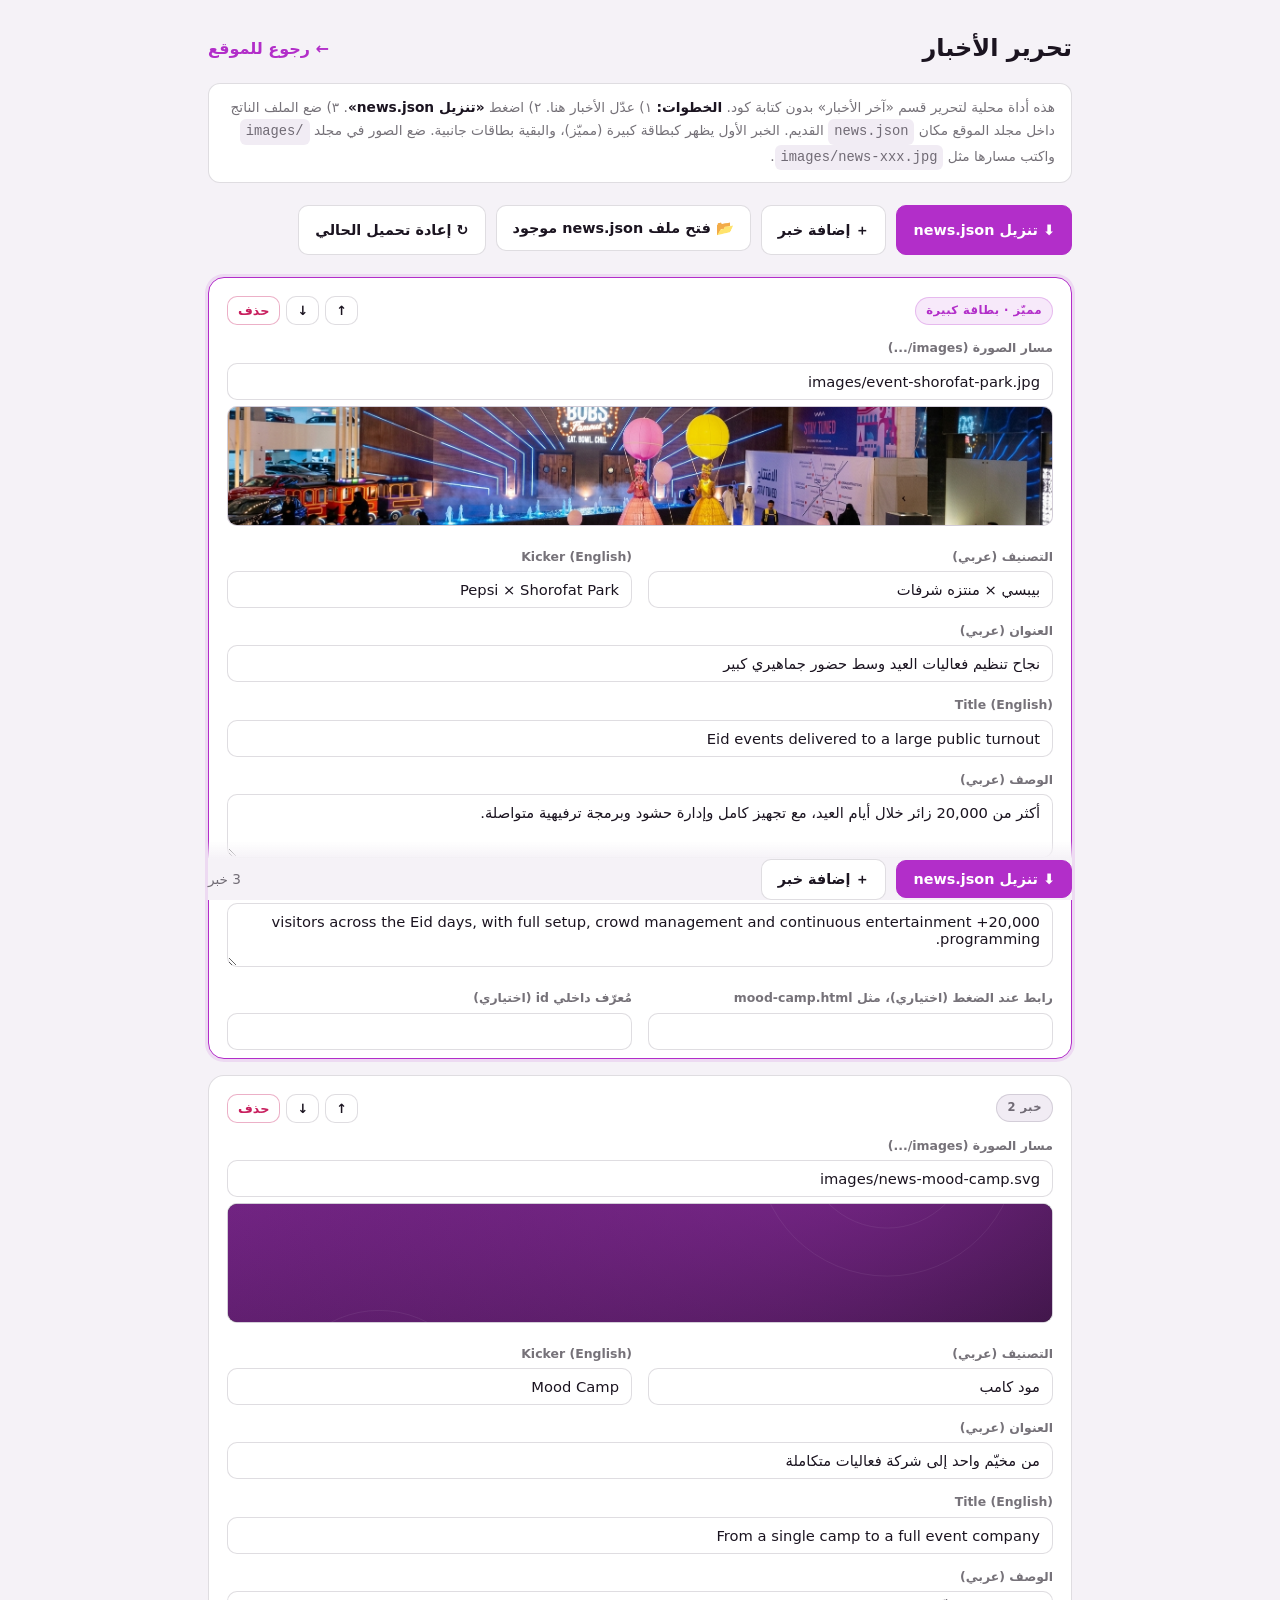
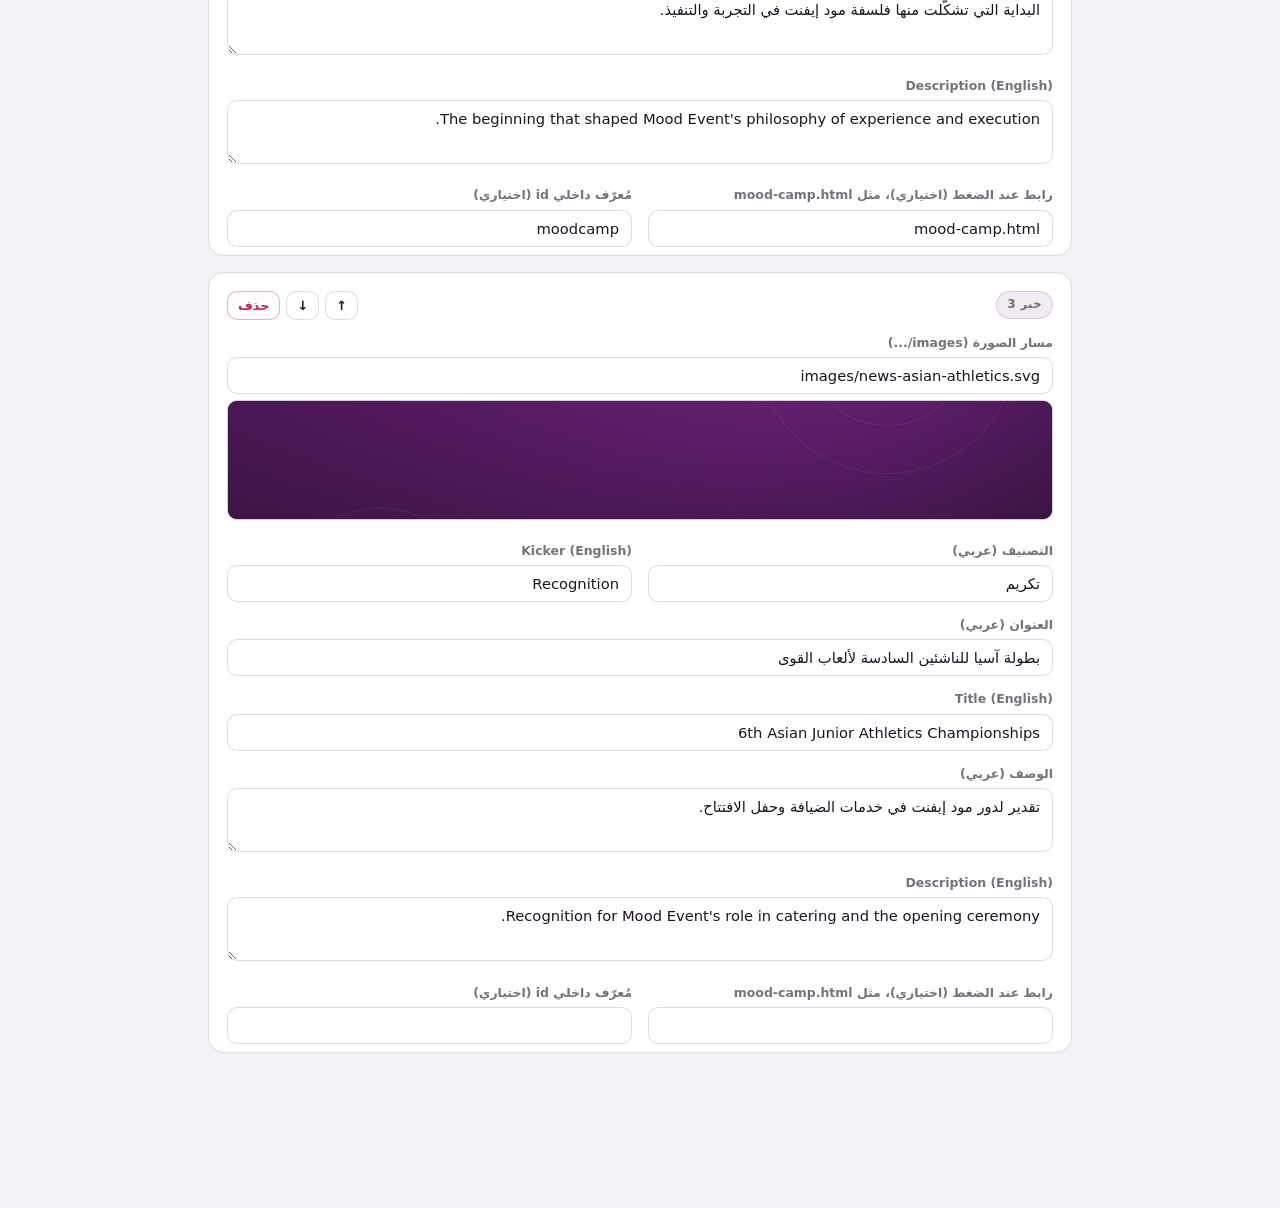
<file: admin.html>
<!DOCTYPE html>
<html lang="ar" dir="rtl">
<head>
  <meta charset="UTF-8" />
  <meta name="viewport" content="width=device-width, initial-scale=1" />
  <meta http-equiv="Content-Security-Policy" content="default-src 'self'; script-src 'self' 'unsafe-inline'; style-src 'self' 'unsafe-inline' https://fonts.googleapis.com; font-src 'self' https://fonts.gstatic.com; img-src 'self' data:; connect-src 'self'; frame-src 'none'; object-src 'none'; base-uri 'self'; form-action 'self';" />
  <title>تحرير الأخبار · مود إيفنت</title>
  <link href="https://fonts.googleapis.com/css2?family=Cairo:wght@400;600;700;800&display=swap" rel="stylesheet" />
  <style>
    :root{
      --bg:#F5F2F7; --card:#fff; --line:rgba(30,16,42,.14);
      --ink:#1B1420; --dim:rgba(27,20,32,.6); --magenta:#B22EC9; --plum:#601C6C;
    }
    *{box-sizing:border-box}
    body{margin:0;background:var(--bg);color:var(--ink);font-family:"Cairo",system-ui,"Segoe UI",sans-serif;line-height:1.7}
    .wrap{max-width:900px;margin:0 auto;padding:28px 18px 80px}
    header.top{display:flex;flex-wrap:wrap;gap:14px;align-items:center;justify-content:space-between;margin-bottom:8px}
    h1{font-size:1.5rem;margin:0}
    .note{background:#fff;border:1px solid var(--line);border-radius:12px;padding:12px 16px;font-size:.86rem;color:var(--dim);margin:14px 0 22px}
    .note b{color:var(--ink)}
    .toolbar{display:flex;flex-wrap:wrap;gap:10px;margin-bottom:22px}
    button,.filebtn{
      font-family:inherit;font-size:.9rem;font-weight:600;cursor:pointer;
      border:1px solid var(--line);border-radius:10px;padding:10px 16px;background:#fff;color:var(--ink);
      transition:background .15s,border-color .15s,transform .1s;
    }
    button:hover,.filebtn:hover{background:#faf6fc;border-color:var(--magenta)}
    button.primary{background:var(--magenta);border-color:var(--magenta);color:#fff}
    button.primary:hover{background:var(--plum)}
    button.ghost-danger{color:#c81f5e;border-color:rgba(200,31,94,.35)}
    .filebtn input{display:none}

    .item{
      background:var(--card);border:1px solid var(--line);border-radius:16px;
      padding:18px 18px 8px;margin-bottom:16px;position:relative;
    }
    .item.featured{border-color:var(--magenta);box-shadow:0 0 0 3px rgba(178,46,201,.12)}
    .item-head{display:flex;align-items:center;justify-content:space-between;gap:10px;margin-bottom:12px}
    .badge{font-size:.72rem;font-weight:700;letter-spacing:.04em;text-transform:uppercase;
      color:var(--magenta);background:rgba(178,46,201,.1);border:1px solid rgba(178,46,201,.25);
      border-radius:999px;padding:3px 10px}
    .badge.n{color:var(--dim);background:#f1ecf4;border-color:var(--line)}
    .item-actions{display:flex;gap:6px}
    .item-actions button{padding:6px 10px;font-size:.8rem}

    .grid{display:grid;grid-template-columns:1fr 1fr;gap:12px 16px}
    .full{grid-column:1/-1}
    label{display:block;font-size:.78rem;font-weight:700;color:var(--dim);margin:0 0 4px}
    input[type=text],textarea{
      width:100%;font-family:inherit;font-size:.92rem;color:var(--ink);
      background:#fff;border:1px solid var(--line);border-radius:10px;padding:9px 12px;
    }
    input:focus,textarea:focus{outline:none;border-color:var(--magenta)}
    textarea{min-height:64px;resize:vertical}
    .row2{display:grid;grid-template-columns:1fr 1fr;gap:10px}
    .thumb{width:100%;height:120px;object-fit:cover;border-radius:10px;border:1px solid var(--line);background:#f1ecf4;margin-top:6px}
    .thumb[hidden]{display:none}

    .footer-bar{
      position:sticky;bottom:0;background:linear-gradient(180deg,transparent,var(--bg) 30%);
      padding-top:18px;margin-top:8px;display:flex;flex-wrap:wrap;gap:10px;align-items:center
    }
    .count{font-size:.85rem;color:var(--dim);margin-inline-start:auto}
    code{background:#f1ecf4;border-radius:6px;padding:1px 6px;font-family:ui-monospace,monospace;direction:ltr;display:inline-block}
    @media(max-width:620px){.grid,.row2{grid-template-columns:1fr}}
  </style>
</head>
<body>
<div class="wrap">
  <header class="top">
    <h1>تحرير الأخبار</h1>
    <a href="index.html#news" style="color:var(--magenta);font-weight:600;text-decoration:none">← رجوع للموقع</a>
  </header>

  <div class="note">
    هذه أداة محلية لتحرير قسم «آخر الأخبار» بدون كتابة كود. <b>الخطوات:</b>
    ١) عدّل الأخبار هنا. ٢) اضغط <b>«تنزيل news.json»</b>. ٣) ضع الملف الناتج داخل مجلد الموقع مكان <code>news.json</code> القديم.
    الخبر الأول يظهر كبطاقة كبيرة (مميّز)، والبقية بطاقات جانبية. ضع الصور في مجلد <code>images/</code> واكتب مسارها مثل <code>images/news-xxx.jpg</code>.
  </div>

  <div class="toolbar">
    <button class="primary" id="download">⬇︎ تنزيل news.json</button>
    <button id="add">＋ إضافة خبر</button>
    <label class="filebtn">📂 فتح ملف news.json موجود
      <input type="file" id="loadfile" accept=".json,application/json" />
    </label>
    <button id="reload">↻ إعادة تحميل الحالي</button>
  </div>

  <div id="list"></div>

  <div class="footer-bar">
    <button class="primary" id="download2">⬇︎ تنزيل news.json</button>
    <button id="add2">＋ إضافة خبر</button>
    <span class="count" id="count"></span>
  </div>
</div>

<script>
(function () {
  var list = document.getElementById('list');
  var data = [];

  function blank() {
    return { img: '', kicker: { ar: '', en: '' }, title: { ar: '', en: '' }, text: { ar: '', en: '' }, link: '', id: '' };
  }
  function norm(n) {
    n = n || {};
    var k = n.kicker || {}, t = n.title || {}, x = n.text || {};
    return {
      img: n.img || '',
      kicker: { ar: k.ar || '', en: k.en || '' },
      title: { ar: t.ar || '', en: t.en || '' },
      text: { ar: x.ar || '', en: x.en || '' },
      link: n.link || '',
      id: n.id || ''
    };
  }

  function field(labelText, value, oninput, textarea) {
    var wrap = document.createElement('div');
    var lab = document.createElement('label'); lab.textContent = labelText;
    var inp = document.createElement(textarea ? 'textarea' : 'input');
    if (!textarea) inp.type = 'text';
    inp.value = value || '';
    inp.addEventListener('input', function () { oninput(inp.value); });
    wrap.appendChild(lab); wrap.appendChild(inp);
    return wrap;
  }

  function render() {
    list.innerHTML = '';
    data.forEach(function (n, i) {
      var card = document.createElement('div');
      card.className = 'item' + (i === 0 ? ' featured' : '');

      var head = document.createElement('div');
      head.className = 'item-head';
      head.innerHTML = '<span class="badge' + (i === 0 ? '' : ' n') + '">' + (i === 0 ? 'مميّز · بطاقة كبيرة' : 'خبر ' + (i + 1)) + '</span>';
      var acts = document.createElement('div'); acts.className = 'item-actions';
      var up = document.createElement('button'); up.textContent = '↑'; up.title = 'أعلى';
      up.onclick = function () { if (i > 0) { data.splice(i - 1, 0, data.splice(i, 1)[0]); render(); } };
      var dn = document.createElement('button'); dn.textContent = '↓'; dn.title = 'أسفل';
      dn.onclick = function () { if (i < data.length - 1) { data.splice(i + 1, 0, data.splice(i, 1)[0]); render(); } };
      var del = document.createElement('button'); del.textContent = 'حذف'; del.className = 'ghost-danger';
      del.onclick = function () { data.splice(i, 1); render(); };
      acts.appendChild(up); acts.appendChild(dn); acts.appendChild(del);
      head.appendChild(acts);
      card.appendChild(head);

      var grid = document.createElement('div'); grid.className = 'grid';

      var imgWrap = document.createElement('div'); imgWrap.className = 'full';
      imgWrap.appendChild(field('مسار الصورة (images/...)', n.img, function (v) {
        n.img = v; thumb.src = v; thumb.hidden = !v;
      }));
      var thumb = document.createElement('img'); thumb.className = 'thumb'; thumb.alt = '';
      thumb.src = n.img; thumb.hidden = !n.img;
      thumb.onerror = function () { thumb.hidden = true; };
      thumb.onload = function () { thumb.hidden = false; };
      imgWrap.appendChild(thumb);
      grid.appendChild(imgWrap);

      grid.appendChild(field('التصنيف (عربي)', n.kicker.ar, function (v) { n.kicker.ar = v; }));
      grid.appendChild(field('Kicker (English)', n.kicker.en, function (v) { n.kicker.en = v; }));

      var tAr = field('العنوان (عربي)', n.title.ar, function (v) { n.title.ar = v; }); tAr.className = 'full';
      grid.appendChild(tAr);
      var tEn = field('Title (English)', n.title.en, function (v) { n.title.en = v; }); tEn.className = 'full';
      grid.appendChild(tEn);

      var xAr = field('الوصف (عربي)', n.text.ar, function (v) { n.text.ar = v; }, true); xAr.className = 'full';
      grid.appendChild(xAr);
      var xEn = field('Description (English)', n.text.en, function (v) { n.text.en = v; }, true); xEn.className = 'full';
      grid.appendChild(xEn);

      grid.appendChild(field('رابط عند الضغط (اختياري)، مثل mood-camp.html', n.link, function (v) { n.link = v; }));
      grid.appendChild(field('مُعرّف داخلي id (اختياري)', n.id, function (v) { n.id = v; }));

      card.appendChild(grid);
      list.appendChild(card);
    });
    document.getElementById('count').textContent = data.length + ' خبر';
  }

  function download() {
    var clean = data.map(norm).filter(function (n) { return n.title.ar || n.title.en || n.img; });
    var blob = new Blob([JSON.stringify(clean, null, 2)], { type: 'application/json' });
    var url = URL.createObjectURL(blob);
    var a = document.createElement('a');
    a.href = url; a.download = 'news.json';
    document.body.appendChild(a); a.click(); a.remove();
    setTimeout(function () { URL.revokeObjectURL(url); }, 1000);
  }

  function loadCurrent() {
    fetch('news.json', { cache: 'no-store' })
      .then(function (r) { return r.ok ? r.json() : []; })
      .then(function (arr) { data = (Array.isArray(arr) ? arr : []).map(norm); if (!data.length) data = [blank()]; render(); })
      .catch(function () { if (!data.length) { data = [blank()]; render(); } });
  }

  document.getElementById('add').onclick =
  document.getElementById('add2').onclick = function () { data.push(blank()); render(); window.scrollTo(0, document.body.scrollHeight); };
  document.getElementById('download').onclick =
  document.getElementById('download2').onclick = download;
  document.getElementById('reload').onclick = loadCurrent;
  document.getElementById('loadfile').onchange = function (e) {
    var f = e.target.files[0]; if (!f) return;
    var fr = new FileReader();
    fr.onload = function () {
      try {
        var arr = JSON.parse(fr.result);
        data = (Array.isArray(arr) ? arr : []).map(norm);
        if (!data.length) data = [blank()];
        render();
      } catch (err) { alert('الملف غير صالح: ' + err.message); }
    };
    fr.readAsText(f, 'utf-8');
  };

  loadCurrent();
})();
</script>
</body>
</html>
</file>
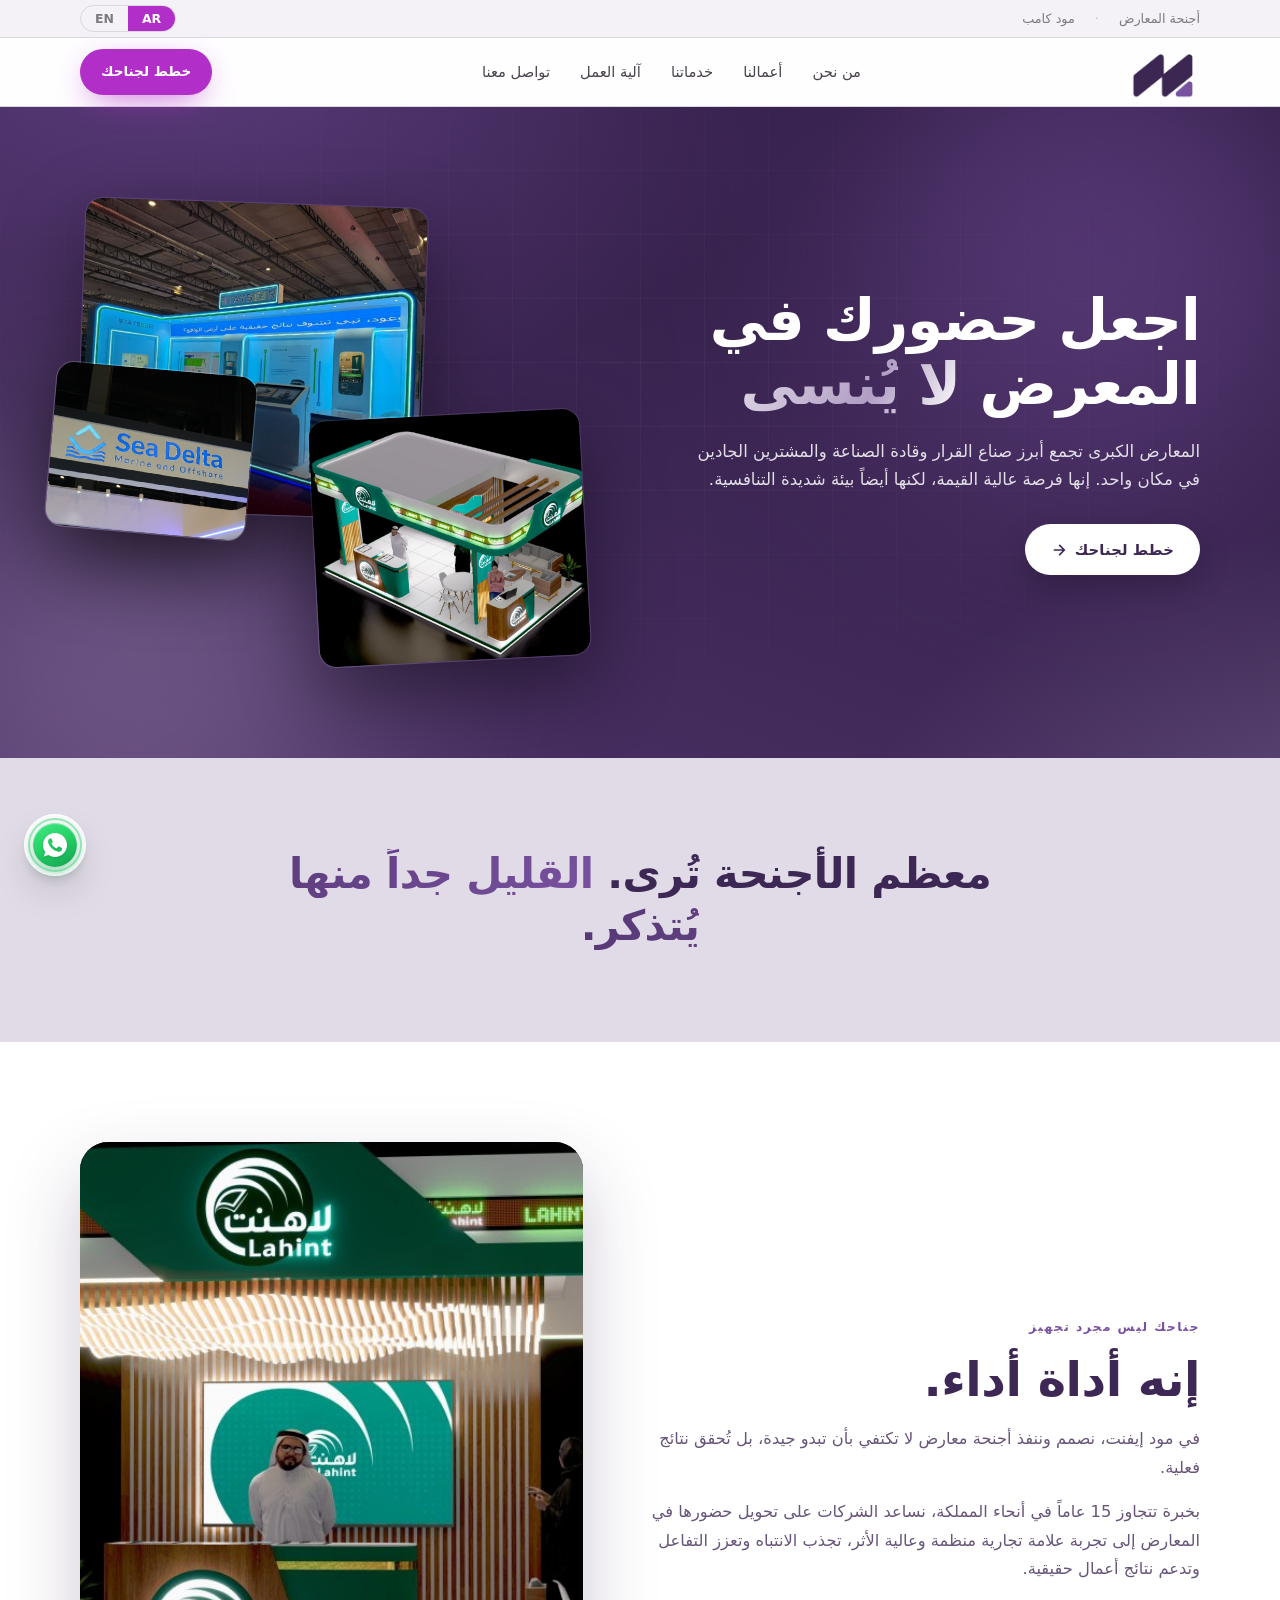
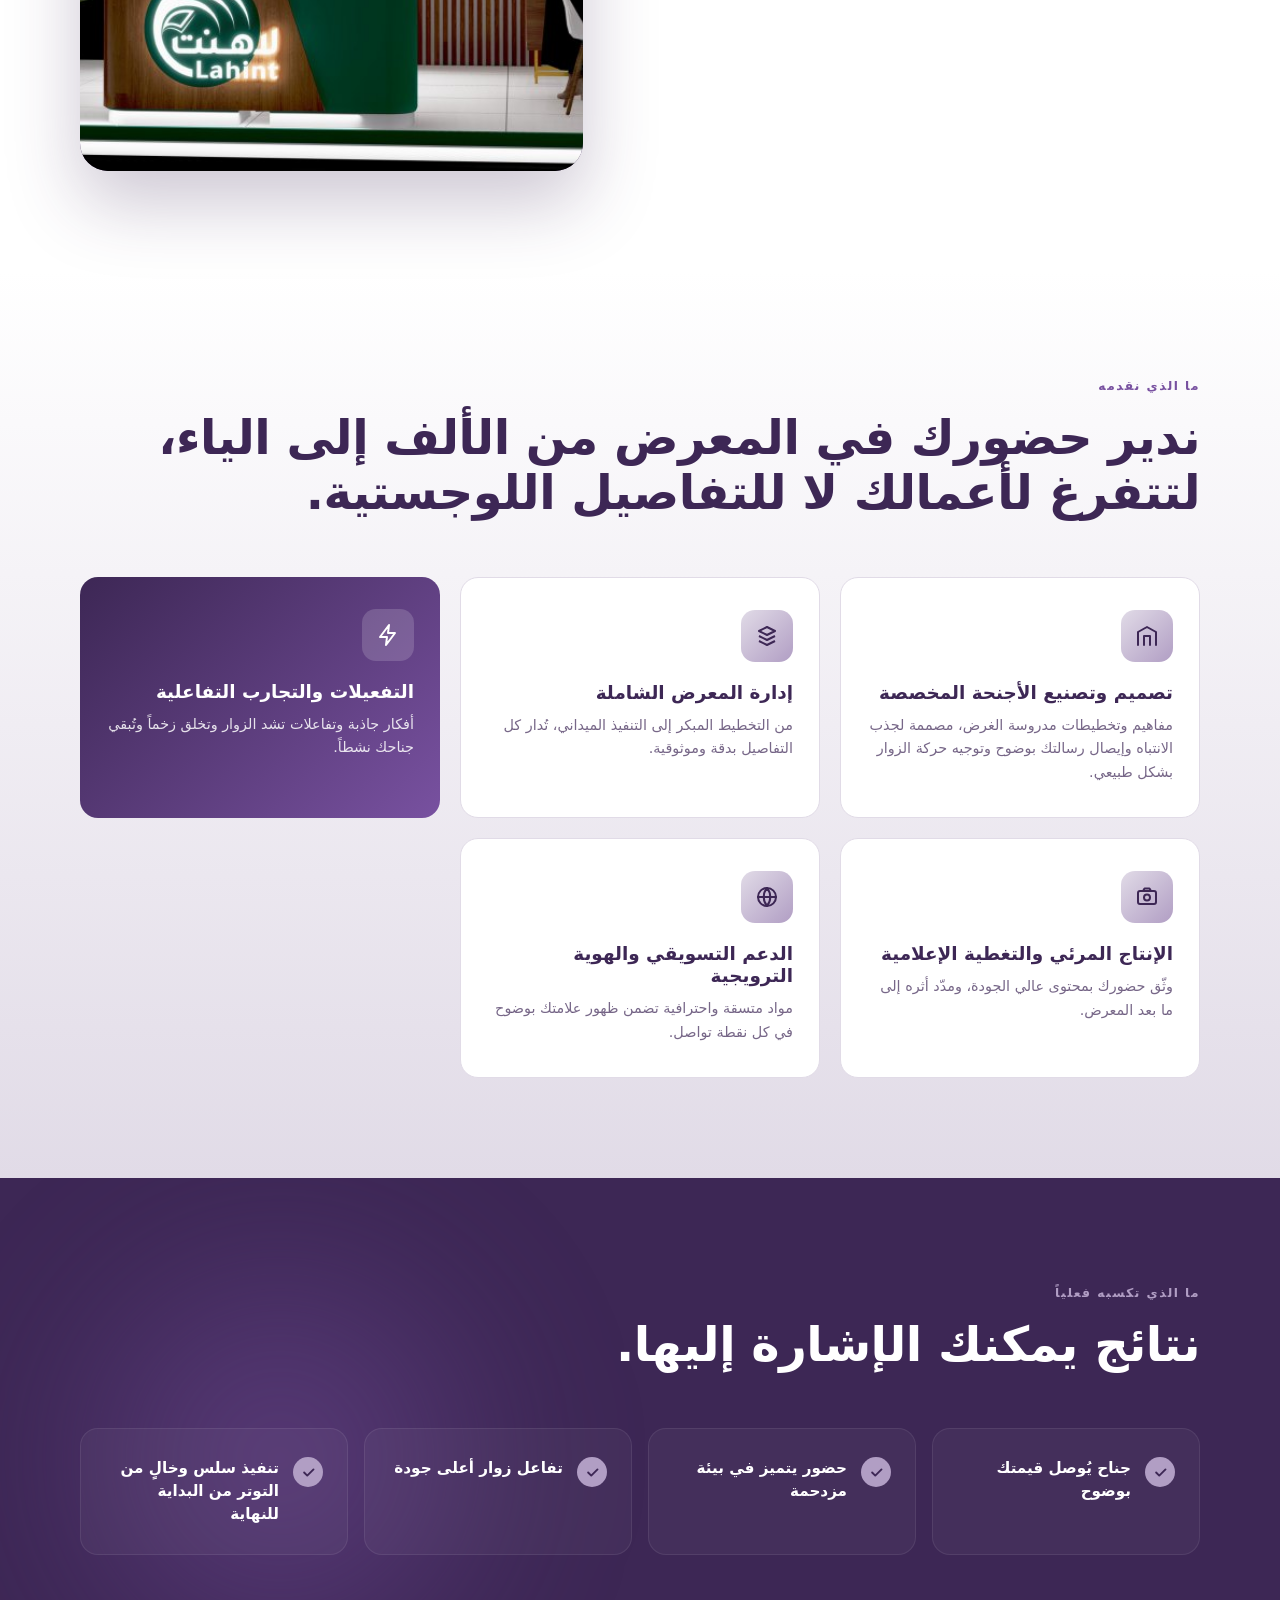
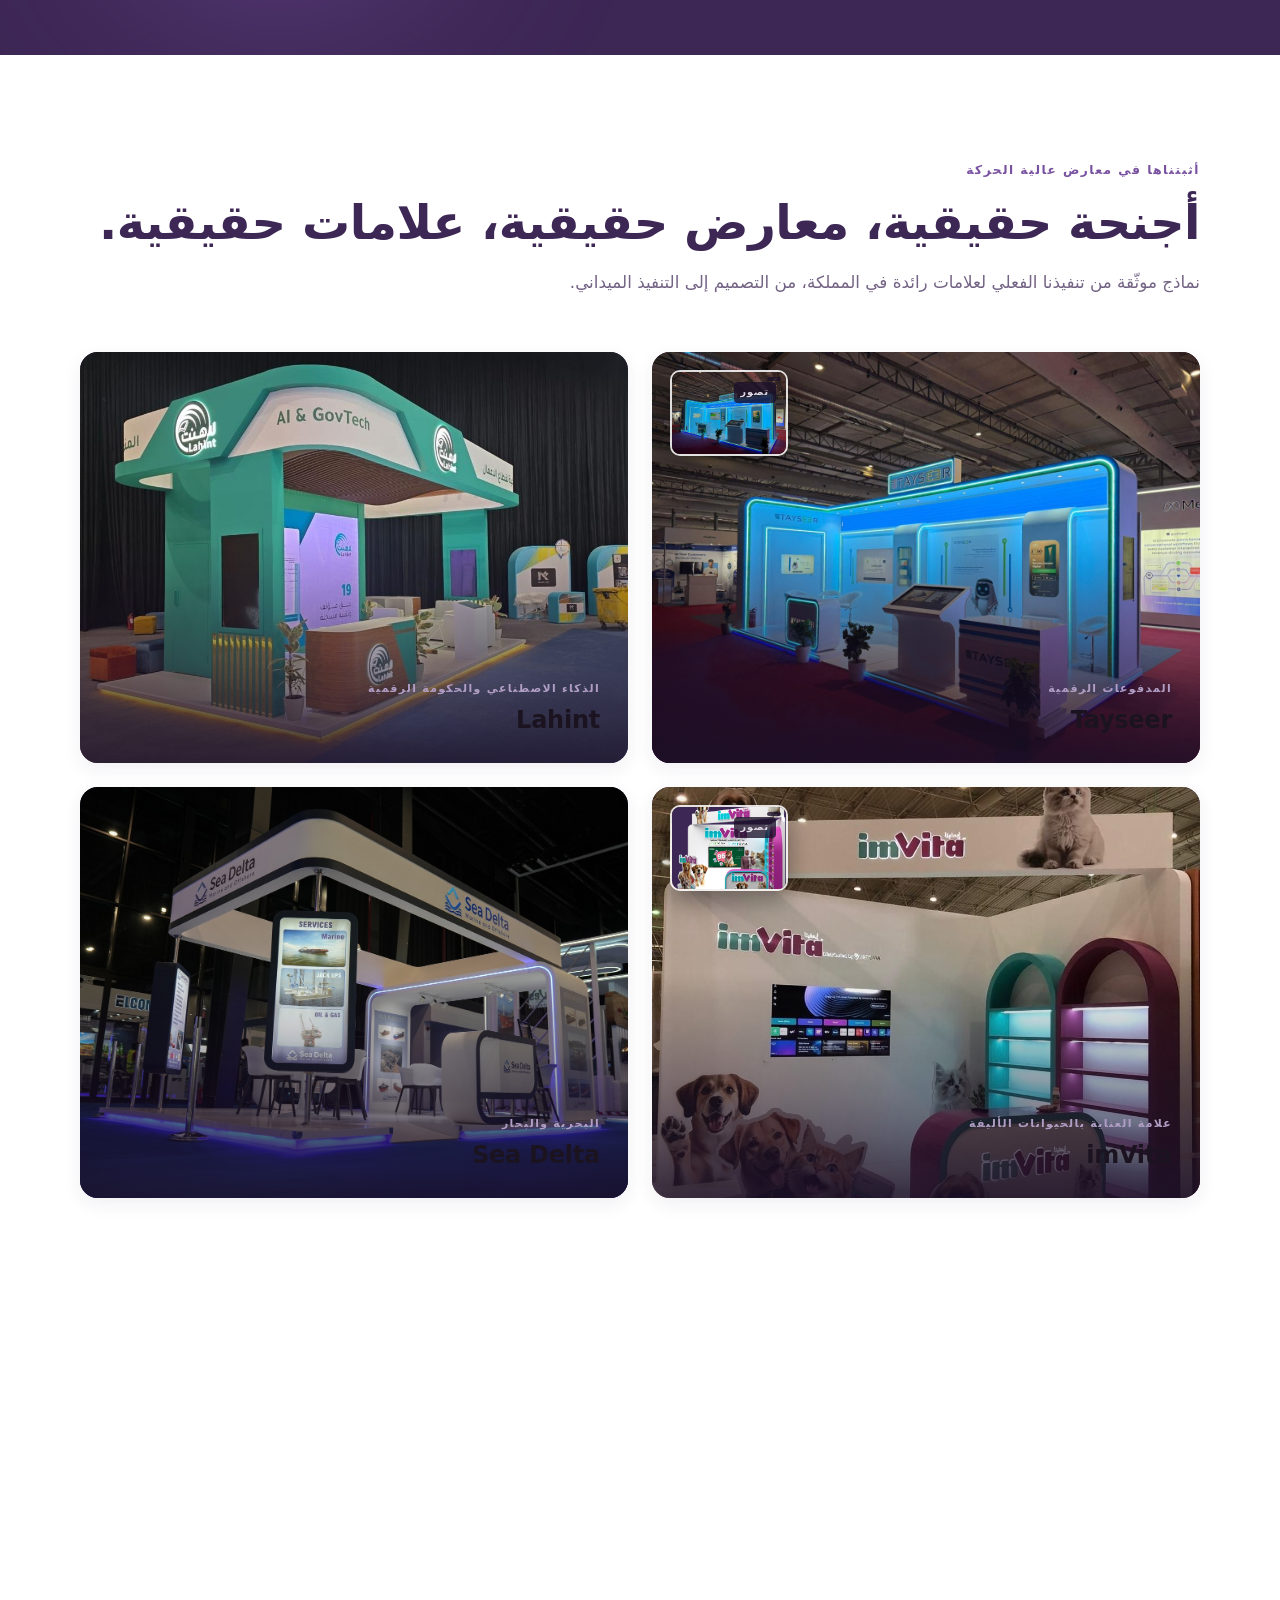
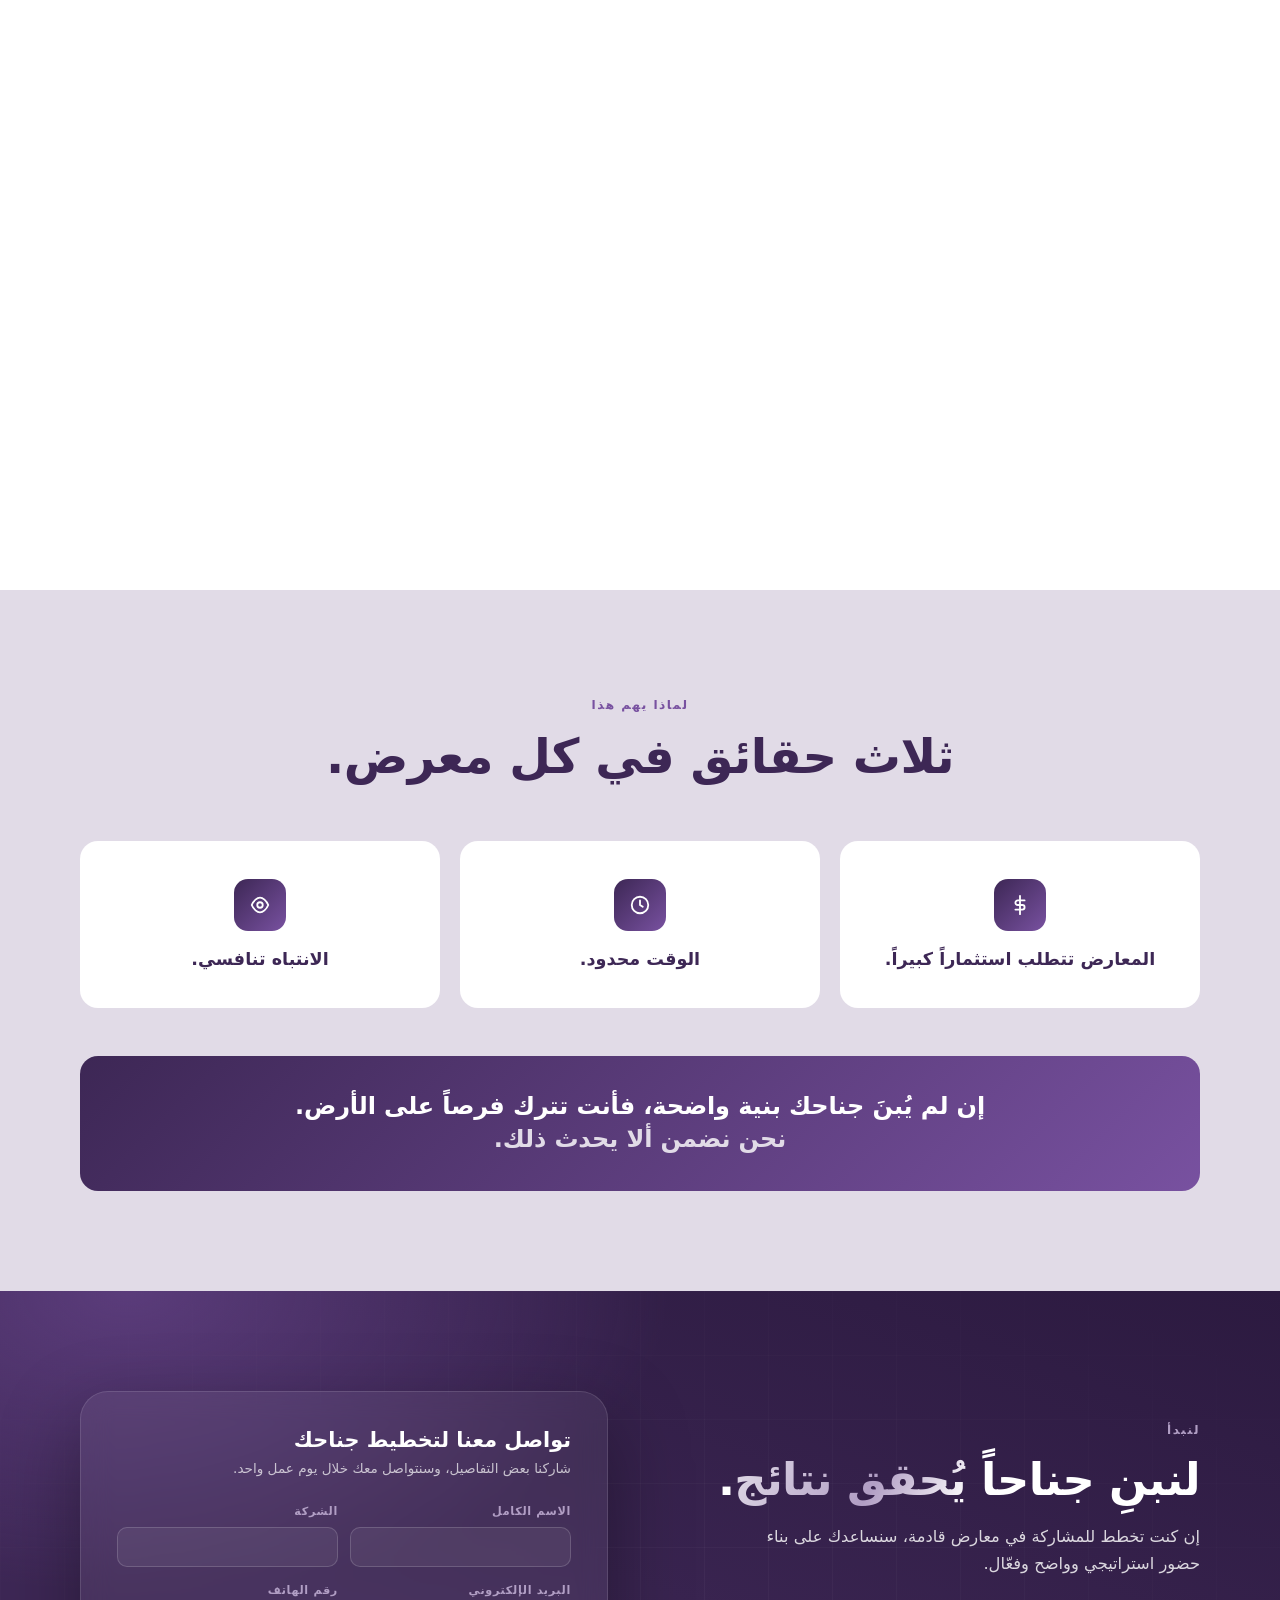
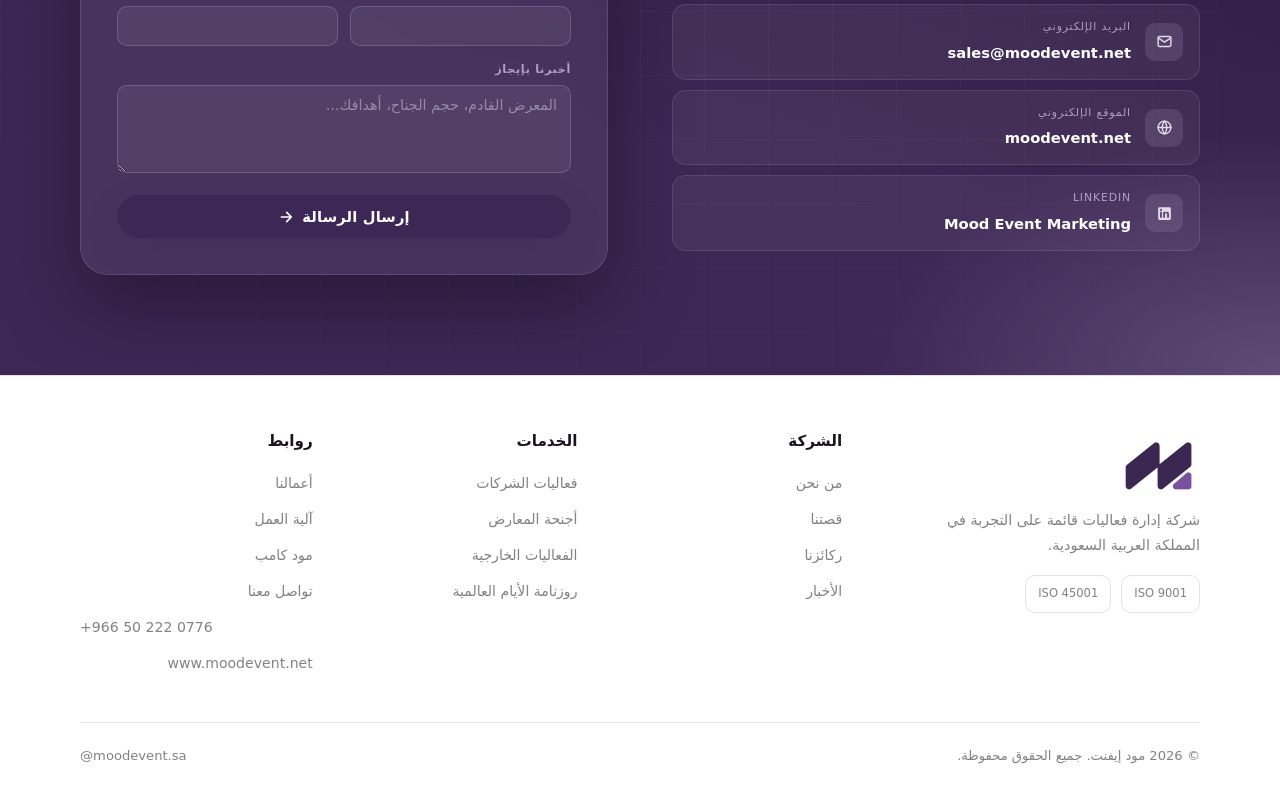
<file: booths.html>
<!DOCTYPE html>
<html lang="ar" dir="rtl"
      data-title-ar="أجنحة المعارض | مود إيفنت"
      data-title-en="Exhibition Booths | Mood Event">
<head>
  <meta charset="UTF-8" />
  <meta name="viewport" content="width=device-width, initial-scale=1" />
  <meta http-equiv="Content-Security-Policy" content="default-src 'self'; script-src 'self'; style-src 'self' 'unsafe-inline' https://fonts.googleapis.com; font-src 'self' https://fonts.gstatic.com; img-src 'self' data:; connect-src 'self' https://hooks.zapier.com; frame-src 'none'; object-src 'none'; base-uri 'self'; form-action 'self';" />
  <title>أجنحة المعارض | مود إيفنت</title>
  <meta name="description" content="مود إيفنت تصمم وتنفذ أجنحة معارض تعمل فعلياً: تصميم وتصنيع، إدارة شاملة، تفعيلات، إنتاج مرئي، ودعم تسويقي. أكثر من 15 عاماً من الخبرة في المملكة." />

  <link rel="preconnect" href="https://fonts.googleapis.com" />
  <link rel="preconnect" href="https://fonts.gstatic.com" crossorigin />
  <link href="https://fonts.googleapis.com/css2?family=Cairo:wght@300;400;500;600;700;800&family=Baloo+Bhaijaan+2:wght@500;600;700;800&display=swap" rel="stylesheet" />

  <link rel="stylesheet" href="style.css" />

  <style>
    /* =========================================================
       BOOTHS SALES PAGE — scoped palette and components (bp- prefix)
       Primary Dark Purple #3D2755 · Secondary Purple #7851A0
       White · Light Lavender #B19EC4 · Soft Lavender #E1DBE7
       ========================================================= */
    :root{
      --bp-purple-900:#3D2755; --bp-purple-700:#553772; --bp-purple-500:#7851A0;
      --bp-lavender-300:#B19EC4; --bp-lavender-100:#E1DBE7; --bp-white:#FFFFFF;
      --bp-shadow-sm:0 6px 18px rgba(61,39,85,.08);
      --bp-shadow-md:0 18px 48px rgba(61,39,85,.18);
      --bp-shadow-lg:0 32px 72px rgba(61,39,85,.26);
      --bp-radius-sm:12px; --bp-radius-md:18px; --bp-radius-lg:28px;
    }
    .bp-section{padding:100px 0}
    .bp-eyebrow{
      display:inline-block;font-family:var(--font-display);font-size:.76rem;font-weight:700;
      letter-spacing:.12em;text-transform:uppercase;color:var(--bp-purple-500);margin-bottom:14px;
    }
    .bp-title{
      font-family:var(--font-display);font-weight:800;font-size:clamp(1.9rem,4vw,3rem);
      line-height:1.15;letter-spacing:-.01em;color:var(--bp-purple-900);margin-bottom:18px;
    }
    .bp-lede{font-size:1.05rem;color:rgba(61,39,85,.72);max-width:640px;line-height:1.7}
    .bp-head{margin-bottom:56px}
    .bp-head.bp-center{text-align:center}
    .bp-head.bp-center .bp-lede{margin-inline:auto}
    .bp-accent{
      background:linear-gradient(120deg,var(--bp-lavender-100) 0%,var(--bp-lavender-300) 60%,var(--bp-white) 100%);
      -webkit-background-clip:text;background-clip:text;-webkit-text-fill-color:transparent;
    }

    /* HERO */
    .bp-hero{
      position:relative;padding:96px 0 96px;color:var(--bp-white);overflow:hidden;
      background:
        radial-gradient(1100px 600px at 15% -10%, rgba(120,81,160,.55), transparent 60%),
        radial-gradient(900px 500px at 110% 110%, rgba(177,158,196,.30), transparent 60%),
        linear-gradient(200deg,#2C1A40 0%,#3D2755 55%,#4D3268 100%);
    }
    .bp-hero::before{
      content:"";position:absolute;inset:0;
      background-image:linear-gradient(rgba(255,255,255,.04) 1px,transparent 1px),linear-gradient(90deg,rgba(255,255,255,.04) 1px,transparent 1px);
      background-size:64px 64px;
      mask-image:radial-gradient(ellipse 70% 60% at 50% 40%, black, transparent);
      -webkit-mask-image:radial-gradient(ellipse 70% 60% at 50% 40%, black, transparent);
      pointer-events:none;
    }
    .bp-hero-glow{position:absolute;width:480px;height:480px;border-radius:50%;filter:blur(120px);opacity:.5;pointer-events:none}
    .bp-hero-glow.a{top:-100px;inset-inline-start:-60px;background:var(--bp-purple-500)}
    .bp-hero-glow.b{bottom:-140px;inset-inline-end:-100px;background:var(--bp-lavender-300);opacity:.35}
    .bp-hero-inner{position:relative;display:grid;grid-template-columns:1.05fr .95fr;gap:56px;align-items:center}
    .bp-hero h1{
      font-family:var(--font-display);font-weight:800;font-size:clamp(2.1rem,5vw,3.6rem);
      line-height:1.12;letter-spacing:-.015em;margin-bottom:20px;color:var(--bp-white);
    }
    .bp-hero p.bp-lede{font-size:clamp(1rem,1.3vw,1.15rem);color:rgba(255,255,255,.85);max-width:520px;margin-bottom:30px}
    .bp-btn{
      display:inline-flex;align-items:center;gap:8px;padding:13px 26px;border-radius:999px;
      font-family:var(--font-display);font-size:.92rem;font-weight:700;letter-spacing:.01em;
      transition:transform .25s var(--ease),box-shadow .25s var(--ease),background .25s var(--ease);cursor:pointer;
    }
    .bp-btn svg{width:16px;height:16px}
    .bp-btn--light{background:var(--bp-white);color:var(--bp-purple-900);box-shadow:0 12px 30px rgba(0,0,0,.22)}
    .bp-btn--light:hover{transform:translateY(-2px);box-shadow:0 18px 40px rgba(0,0,0,.3)}
    .bp-btn--solid{background:var(--bp-purple-900);color:var(--bp-white);box-shadow:0 12px 30px rgba(61,39,85,.28);width:100%;justify-content:center}
    .bp-btn--solid:hover{background:var(--bp-purple-500);transform:translateY(-2px);box-shadow:0 18px 40px rgba(120,81,160,.4)}

    .bp-hero-visual{position:relative;height:460px}
    .bp-hero-card{
      position:absolute;border-radius:var(--bp-radius-md);overflow:hidden;
      box-shadow:0 30px 80px rgba(0,0,0,.45);border:1px solid rgba(255,255,255,.08);
      transition:transform .5s var(--ease);
    }
    .bp-hero-card img{width:100%;height:100%;object-fit:cover}
    .bp-hero-card.a{width:68%;height:68%;top:0;inset-inline-end:0;transform:rotate(2deg)}
    .bp-hero-card.b{width:54%;height:54%;bottom:0;inset-inline-start:0;transform:rotate(-3deg)}
    .bp-hero-card.c{width:40%;height:36%;top:36%;inset-inline-end:-6%;transform:rotate(5deg);border:1px solid rgba(255,255,255,.18)}
    .bp-hero-card:hover{transform:rotate(0) scale(1.03);z-index:5}

    /* PROBLEM */
    .bp-problem{background:var(--bp-lavender-100);padding:90px 0;text-align:center}
    .bp-problem p{
      font-family:var(--font-display);font-weight:800;font-size:clamp(1.6rem,4vw,2.6rem);
      line-height:1.25;letter-spacing:-.015em;color:var(--bp-purple-900);max-width:820px;margin-inline:auto;
    }
    .bp-problem strong{
      background:linear-gradient(120deg,var(--bp-purple-700),var(--bp-purple-500));
      -webkit-background-clip:text;background-clip:text;-webkit-text-fill-color:transparent;
    }

    /* VALUE */
    .bp-value{background:var(--bp-white)}
    .bp-value-inner{display:grid;grid-template-columns:1.1fr 1fr;gap:64px;align-items:center}
    .bp-value-text{font-size:1.02rem;color:rgba(61,39,85,.78);line-height:1.75;margin-bottom:16px}
    .bp-value-image{position:relative;border-radius:var(--bp-radius-lg);overflow:hidden;box-shadow:var(--bp-shadow-lg);aspect-ratio:4/5;background:var(--bp-purple-900)}
    .bp-value-image img{width:100%;height:100%;object-fit:cover}

    /* SERVICES */
    .bp-services{background:linear-gradient(180deg,var(--bp-white) 0%,var(--bp-lavender-100) 100%)}
    .bp-services-grid{display:grid;grid-template-columns:repeat(3,1fr);gap:20px}
    .bp-card{
      padding:32px 26px;background:var(--bp-white);border-radius:var(--bp-radius-md);
      border:1px solid var(--bp-lavender-100);transition:transform .3s var(--ease),box-shadow .3s var(--ease),border-color .3s var(--ease);
      position:relative;overflow:hidden;
    }
    .bp-card::before{
      content:"";position:absolute;top:0;inset-inline-start:0;width:100%;height:4px;
      background:linear-gradient(90deg,var(--bp-purple-900),var(--bp-purple-500));
      transform:scaleX(0);transform-origin:left;transition:transform .4s var(--ease);
    }
    .bp-card:hover{transform:translateY(-6px);box-shadow:var(--bp-shadow-md);border-color:var(--bp-lavender-300)}
    .bp-card:hover::before{transform:scaleX(1)}
    .bp-card-icon{
      width:52px;height:52px;display:grid;place-items:center;border-radius:14px;margin-bottom:20px;
      background:linear-gradient(135deg,var(--bp-lavender-100),var(--bp-lavender-300));color:var(--bp-purple-900);
      transition:background .3s var(--ease),color .3s var(--ease);
    }
    .bp-card:hover .bp-card-icon{background:linear-gradient(135deg,var(--bp-purple-900),var(--bp-purple-500));color:var(--bp-white)}
    .bp-card-icon svg{width:24px;height:24px}
    .bp-card h3{font-family:var(--font-display);font-weight:700;font-size:1.15rem;color:var(--bp-purple-900);margin-bottom:10px}
    .bp-card p{font-size:.9rem;color:rgba(61,39,85,.7);line-height:1.65}
    .bp-card--featured{background:linear-gradient(135deg,var(--bp-purple-900) 0%,var(--bp-purple-500) 100%);border:none}
    .bp-card--featured h3,.bp-card--featured p{color:var(--bp-white)}
    .bp-card--featured p{color:rgba(255,255,255,.85)}
    .bp-card--featured .bp-card-icon{background:rgba(255,255,255,.16);color:var(--bp-white)}
    .bp-card--featured::before{display:none}

    /* BENEFITS */
    .bp-benefits{background:var(--bp-purple-900);color:var(--bp-white);position:relative;overflow:hidden}
    .bp-benefits::before{
      content:"";position:absolute;top:0;inset-inline-end:0;width:560px;height:560px;border-radius:50%;
      background:radial-gradient(circle, rgba(120,81,160,.5), transparent 70%);filter:blur(60px);
    }
    .bp-benefits .bp-eyebrow{color:var(--bp-lavender-300)}
    .bp-benefits .bp-title{color:var(--bp-white)}
    .bp-benefits-grid{display:grid;grid-template-columns:repeat(4,1fr);gap:16px;position:relative;margin-top:12px}
    .bp-benefit{
      padding:28px 24px;background:rgba(255,255,255,.04);border:1px solid rgba(255,255,255,.08);
      border-radius:var(--bp-radius-md);display:flex;align-items:flex-start;gap:14px;
      transition:background .3s var(--ease),border-color .3s var(--ease),transform .3s var(--ease);
    }
    .bp-benefit:hover{background:rgba(255,255,255,.07);border-color:rgba(177,158,196,.4);transform:translateY(-4px)}
    .bp-benefit-check{
      flex:none;width:30px;height:30px;border-radius:50%;display:grid;place-items:center;
      background:var(--bp-lavender-300);color:var(--bp-purple-900);
    }
    .bp-benefit-check svg{width:15px;height:15px}
    .bp-benefit p{font-family:var(--font-display);font-weight:600;font-size:.95rem;line-height:1.5;color:var(--bp-white)}

    /* PROVEN */
    .bp-proven{background:var(--bp-white)}
    .bp-proven-grid{display:grid;grid-template-columns:repeat(2,1fr);gap:24px;margin-top:12px}
    .bp-project{
      position:relative;border-radius:var(--bp-radius-md);overflow:hidden;background:var(--bp-purple-900);
      transition:transform .4s var(--ease),box-shadow .4s var(--ease);aspect-ratio:4/3;box-shadow:var(--bp-shadow-sm);
    }
    .bp-project:hover{transform:translateY(-6px);box-shadow:var(--bp-shadow-lg)}
    .bp-project>img{width:100%;height:100%;object-fit:cover;transition:transform .8s var(--ease)}
    .bp-project:hover>img{transform:scale(1.05)}
    .bp-project::after{
      content:"";position:absolute;inset:0;
      background:linear-gradient(180deg,transparent 45%, rgba(27,16,41,.85) 100%);pointer-events:none;
    }
    .bp-project-info{position:absolute;bottom:0;inset-inline-start:0;inset-inline-end:0;padding:28px;z-index:2;color:var(--bp-white)}
    .bp-project-tag{display:inline-block;font-size:.68rem;font-weight:700;letter-spacing:.12em;text-transform:uppercase;color:var(--bp-lavender-300);margin-bottom:8px}
    .bp-project-info h3{font-family:var(--font-display);font-weight:800;font-size:1.5rem;letter-spacing:-.01em}
    .bp-project-3d{
      position:absolute;top:18px;inset-inline-end:18px;width:118px;height:86px;border-radius:10px;overflow:hidden;
      border:2px solid rgba(255,255,255,.85);box-shadow:0 10px 26px rgba(0,0,0,.4);z-index:3;transition:transform .4s var(--ease);
    }
    .bp-project-3d img{width:100%;height:100%;object-fit:cover}
    .bp-project-3d span{
      position:absolute;top:5px;inset-inline-start:5px;padding:2px 7px;background:rgba(27,16,41,.78);
      color:var(--bp-lavender-100);font-size:.6rem;font-weight:700;letter-spacing:.1em;text-transform:uppercase;border-radius:4px;
    }
    .bp-project:hover .bp-project-3d{transform:scale(1.06) rotate(-1deg)}

    /* WHY */
    .bp-why{background:var(--bp-lavender-100)}
    .bp-why-grid{display:grid;grid-template-columns:repeat(3,1fr);gap:20px;margin-top:12px}
    .bp-why-card{padding:38px 28px;background:var(--bp-white);border-radius:var(--bp-radius-md);text-align:center;transition:transform .3s var(--ease),box-shadow .3s var(--ease)}
    .bp-why-card:hover{transform:translateY(-6px);box-shadow:var(--bp-shadow-md)}
    .bp-why-icon{
      width:52px;height:52px;margin:0 auto 18px;display:grid;place-items:center;border-radius:14px;
      background:linear-gradient(135deg,var(--bp-purple-900),var(--bp-purple-500));color:var(--bp-white);
    }
    .bp-why-icon svg{width:22px;height:22px}
    .bp-why-card h3{font-family:var(--font-display);font-weight:700;font-size:1.1rem;color:var(--bp-purple-900)}
    .bp-why-conclusion{margin-top:48px;padding:34px;background:linear-gradient(135deg,var(--bp-purple-900),var(--bp-purple-500));border-radius:var(--bp-radius-md);color:var(--bp-white);text-align:center}
    .bp-why-conclusion p{font-family:var(--font-display);font-weight:700;font-size:clamp(1.1rem,2.2vw,1.5rem);line-height:1.4;letter-spacing:-.005em;max-width:720px;margin-inline:auto}
    .bp-why-conclusion strong{color:var(--bp-lavender-100)}

    /* FINAL CTA */
    .bp-cta{
      position:relative;overflow:hidden;color:var(--bp-white);
      background:
        radial-gradient(900px 500px at 10% 0%, rgba(120,81,160,.55), transparent 60%),
        radial-gradient(700px 400px at 100% 100%, rgba(177,158,196,.30), transparent 60%),
        linear-gradient(200deg,#2C1A40 0%,#3D2755 60%);
    }
    .bp-cta::before{
      content:"";position:absolute;inset:0;
      background-image:linear-gradient(rgba(255,255,255,.04) 1px,transparent 1px),linear-gradient(90deg,rgba(255,255,255,.04) 1px,transparent 1px);
      background-size:64px 64px;
      mask-image:radial-gradient(ellipse 70% 70% at 50% 50%, black, transparent);
      -webkit-mask-image:radial-gradient(ellipse 70% 70% at 50% 50%, black, transparent);
      pointer-events:none;
    }
    .bp-cta-inner{position:relative;display:grid;grid-template-columns:1fr 1fr;gap:64px;align-items:center}
    .bp-cta-text .bp-eyebrow{color:var(--bp-lavender-300)}
    .bp-cta-text h2{font-family:var(--font-display);font-weight:800;font-size:clamp(1.9rem,4vw,2.8rem);line-height:1.12;letter-spacing:-.015em;color:var(--bp-white);margin-bottom:18px}
    .bp-cta-text p{font-size:1.02rem;line-height:1.7;color:rgba(255,255,255,.82);max-width:460px;margin-bottom:26px}
    .bp-channels{display:grid;gap:10px}
    .bp-channel{
      display:flex;align-items:center;gap:14px;padding:13px 16px;background:rgba(255,255,255,.05);
      border:1px solid rgba(255,255,255,.1);border-radius:14px;
      transition:background .25s var(--ease),border-color .25s var(--ease),transform .25s var(--ease);
    }
    .bp-channel:hover{background:rgba(255,255,255,.1);border-color:rgba(177,158,196,.4);transform:translateX(-4px)}
    html[dir="ltr"] .bp-channel:hover{transform:translateX(4px)}
    .bp-channel-icon{width:38px;height:38px;flex:none;display:grid;place-items:center;background:rgba(177,158,196,.18);border-radius:10px;color:var(--bp-lavender-100)}
    .bp-channel-icon svg{width:17px;height:17px}
    .bp-channel-text small{display:block;font-size:.68rem;letter-spacing:.08em;text-transform:uppercase;color:var(--bp-lavender-300);margin-bottom:2px}
    .bp-channel-text strong{font-family:var(--font-display);font-weight:600;font-size:.92rem;color:var(--bp-white)}

    .bp-form{padding:36px;background:rgba(255,255,255,.06);backdrop-filter:blur(14px);border:1px solid rgba(255,255,255,.12);border-radius:var(--bp-radius-lg);box-shadow:0 30px 80px rgba(0,0,0,.35)}
    .bp-form h3{font-family:var(--font-display);font-weight:700;font-size:1.3rem;margin-bottom:4px;color:var(--bp-white)}
    .bp-form .bp-form-sub{font-size:.85rem;color:rgba(255,255,255,.7);margin-bottom:22px}
    .bp-form .field{margin-bottom:14px}
    .bp-form .field.row{display:grid;grid-template-columns:1fr 1fr;gap:12px;margin-bottom:0}
    .bp-form .field.row .field{margin-bottom:14px}
    .bp-form .field label{display:block;font-size:.7rem;font-weight:600;letter-spacing:.06em;text-transform:uppercase;color:var(--bp-lavender-300);margin-bottom:6px}
    .bp-form .field input,.bp-form .field textarea{
      width:100%;padding:11px 13px;background:rgba(255,255,255,.06);border:1px solid rgba(255,255,255,.16);
      border-radius:10px;color:var(--bp-white);font-family:inherit;font-size:.9rem;
      transition:border-color .2s var(--ease),background .2s var(--ease);
    }
    .bp-form .field input::placeholder,.bp-form .field textarea::placeholder{color:rgba(255,255,255,.4)}
    .bp-form .field input:focus,.bp-form .field textarea:focus{outline:none;border-color:var(--bp-lavender-300);background:rgba(255,255,255,.1)}
    .bp-form .field textarea{min-height:88px;resize:vertical}
    .bp-form .field-error{color:#FFB1B1;font-size:.72rem;margin-top:5px;display:none}
    .bp-form .field.invalid .field-error{display:block}
    .bp-form .field.invalid input,.bp-form .field.invalid textarea{border-color:#FF8B8B}
    .bp-hp{position:absolute;inset-inline-start:-9999px;width:1px;height:1px;overflow:hidden}
    .bp-form-success{display:none;background:rgba(177,158,196,.14);border:1px solid var(--bp-lavender-300);border-radius:12px;padding:16px 18px;color:var(--bp-lavender-100);font-size:.9rem;margin-bottom:16px}
    .bp-form-success.show{display:block}

    @media (max-width:1024px){
      .bp-hero-inner{grid-template-columns:1fr;gap:44px}
      .bp-hero-visual{height:400px}
      .bp-value-inner{grid-template-columns:1fr;gap:44px}
      .bp-services-grid{grid-template-columns:repeat(2,1fr)}
      .bp-benefits-grid{grid-template-columns:repeat(2,1fr)}
      .bp-why-grid{grid-template-columns:1fr;gap:16px}
      .bp-cta-inner{grid-template-columns:1fr;gap:40px}
      .bp-proven-grid{grid-template-columns:repeat(2,1fr);gap:18px}
    }
    @media (max-width:720px){
      .bp-section{padding:64px 0}
      .bp-hero{padding:56px 0}
      .bp-hero-visual{height:320px}
      .bp-services-grid{grid-template-columns:1fr}
      .bp-benefits-grid{grid-template-columns:1fr}
      .bp-form .field.row{grid-template-columns:1fr}
      .bp-form{padding:24px 20px}
      .bp-proven-grid{grid-template-columns:1fr;gap:16px}
      .bp-project{aspect-ratio:4/3}
      .bp-project-3d{width:92px;height:68px;top:14px;inset-inline-end:14px}
      .bp-why-conclusion{padding:24px}
    }
  </style>
</head>
<body>

  <!-- TOP UTILITY BAR -->
  <div class="utility">
    <div class="container">
      <nav class="utility-links" aria-label="روابط سريعة / Quick links">
        <a href="booths.html"><span data-ar>أجنحة المعارض</span><span data-en>Booths</span></a>
        <span class="utility-sep" aria-hidden="true">·</span>
        <a href="mood-camp.html"><span data-ar>مود كامب</span><span data-en>Mood Camp</span></a>
      </nav>
      <div class="lang-toggle" role="group" aria-label="Language / اللغة">
        <button type="button" data-lang-btn="ar" aria-pressed="true">AR</button>
        <button type="button" data-lang-btn="en" aria-pressed="false">EN</button>
      </div>
    </div>
  </div>

  <!-- STICKY NAV -->
  <header class="nav">
    <div class="container">
      <a href="index.html" class="brand" aria-label="Mood Event home">
        <img class="brand-mark" src="images/logo-mark.png" alt="" />
      </a>

      <nav class="nav-links" aria-label="التنقل الرئيسي / Main navigation">
        <a href="index.html#about"><span data-ar>من نحن</span><span data-en>About</span></a>
        <a href="index.html#work"><span data-ar>أعمالنا</span><span data-en>Work</span></a>
        <a href="index.html#services"><span data-ar>خدماتنا</span><span data-en>Services</span></a>
        <a href="index.html#process"><span data-ar>آلية العمل</span><span data-en>Process</span></a>
        <a href="index.html#contact"><span data-ar>تواصل معنا</span><span data-en>Contact</span></a>
      </nav>

      <div class="nav-cta">
        <a href="#booth-contact" class="btn btn--solid btn--sm">
          <span data-ar>خطط لجناحك</span><span data-en>Plan Your Booth</span>
        </a>
        <button class="hamburger" aria-label="القائمة / Menu" aria-expanded="false" aria-controls="mobile-panel">
          <span aria-hidden="true"></span>
        </button>
      </div>
    </div>

    <div class="mobile-panel" id="mobile-panel">
      <a href="index.html#about"><span data-ar>من نحن</span><span data-en>About</span></a>
      <a href="index.html#work"><span data-ar>أعمالنا</span><span data-en>Work</span></a>
      <a href="index.html#services"><span data-ar>خدماتنا</span><span data-en>Services</span></a>
      <a href="index.html#process"><span data-ar>آلية العمل</span><span data-en>Process</span></a>
      <a href="days-calendar.html"><span data-ar>روزنامة الأيام العالمية</span><span data-en>World Days Calendar</span></a>
      <a href="index.html#contact"><span data-ar>تواصل معنا</span><span data-en>Contact</span></a>
      <a href="#booth-contact" class="btn btn--solid"><span data-ar>خطط لجناحك</span><span data-en>Plan Your Booth</span></a>
    </div>
  </header>

  <main>

  <!-- ============== HERO ============== -->
  <header class="bp-hero">
    <div class="bp-hero-glow a"></div>
    <div class="bp-hero-glow b"></div>
    <div class="container bp-hero-inner">
      <div class="reveal">
        <h1>
          <span data-ar>اجعل حضورك في المعرض <span class="bp-accent">لا يُنسى</span></span>
          <span data-en>Make Your <span class="bp-accent">Presence Count</span></span>
        </h1>
        <p class="bp-lede">
          <span data-ar>المعارض الكبرى تجمع أبرز صناع القرار وقادة الصناعة والمشترين الجادين في مكان واحد. إنها فرصة عالية القيمة، لكنها أيضاً بيئة شديدة التنافسية.</span>
          <span data-en>Leading exhibitions bring together the region's top decision-makers, industry leaders, and serious buyers, all in one place. It's a high-value opportunity, but it's also a highly competitive space.</span>
        </p>
        <a href="#booth-contact" class="bp-btn bp-btn--light">
          <span data-ar>خطط لجناحك</span><span data-en>Plan Your Booth</span>
          <svg viewBox="0 0 24 24" fill="none" stroke="currentColor" stroke-width="2.5"><path d="M5 12h14M13 5l7 7-7 7" stroke-linecap="round" stroke-linejoin="round"/></svg>
        </a>
      </div>

      <div class="bp-hero-visual reveal delay-2">
        <div class="bp-hero-card a"><img src="images/booths/tayseer-3d.jpg" alt="تصور ثلاثي الأبعاد لجناح تيسير / Tayseer booth concept render" loading="lazy" /></div>
        <div class="bp-hero-card b"><img src="images/booths/lahint-3d-1.jpg" alt="تصور ثلاثي الأبعاد لجناح لاهنت / Lahint booth concept render" loading="lazy" /></div>
        <div class="bp-hero-card c"><img src="images/booths/seadelta-booth-2.jpg" alt="جناح سي دلتا / Sea Delta exhibition booth" loading="lazy" /></div>
      </div>
    </div>
  </header>

  <!-- ============== PROBLEM ============== -->
  <section class="bp-problem">
    <div class="container reveal">
      <p>
        <span data-ar>معظم الأجنحة تُرى. <strong>القليل جداً منها يُتذكر.</strong></span>
        <span data-en>Most booths get seen. <strong>Very few get remembered.</strong></span>
      </p>
    </div>
  </section>

  <!-- ============== VALUE ============== -->
  <section class="bp-section bp-value">
    <div class="container bp-value-inner">
      <div class="reveal">
        <span class="bp-eyebrow"><span data-ar>جناحك ليس مجرد تجهيز</span><span data-en>Your Booth Is Not Just a Setup</span></span>
        <h2 class="bp-title"><span data-ar>إنه أداة أداء.</span><span data-en>It's a Performance Tool.</span></h2>
        <p class="bp-value-text">
          <span data-ar>في مود إيفنت، نصمم وننفذ أجنحة معارض لا تكتفي بأن تبدو جيدة، بل تُحقق نتائج فعلية.</span>
          <span data-en>At Mood Event, we design and execute exhibition booths that don't just look good, they work.</span>
        </p>
        <p class="bp-value-text">
          <span data-ar>بخبرة تتجاوز 15 عاماً في أنحاء المملكة، نساعد الشركات على تحويل حضورها في المعارض إلى تجربة علامة تجارية منظمة وعالية الأثر، تجذب الانتباه وتعزز التفاعل وتدعم نتائج أعمال حقيقية.</span>
          <span data-en>With over 15 years of experience across the Kingdom, we help companies turn their exhibition presence into a structured, high-impact brand experience that attracts attention, drives engagement, and supports real business outcomes.</span>
        </p>
      </div>
      <div class="bp-value-image reveal delay-2">
        <img src="images/booths/lahint-3d-2.jpg" alt="تصور جناح فاخر مضاء في معرض سعودي كبير / Premium illuminated exhibition booth concept" loading="lazy" />
      </div>
    </div>
  </section>

  <!-- ============== SERVICES ============== -->
  <section class="bp-section bp-services">
    <div class="container">
      <div class="bp-head reveal">
        <span class="bp-eyebrow"><span data-ar>ما الذي نقدمه</span><span data-en>What We Deliver</span></span>
        <h2 class="bp-title"><span data-ar>ندير حضورك في المعرض من الألف إلى الياء، لتتفرغ لأعمالك لا للتفاصيل اللوجستية.</span><span data-en>We handle your exhibition presence end to end, so you focus on business, not logistics.</span></h2>
      </div>
      <div class="bp-services-grid">
        <div class="bp-card reveal">
          <div class="bp-card-icon">
            <svg viewBox="0 0 24 24" fill="none" stroke="currentColor" stroke-width="2"><path d="M3 21V8l9-5 9 5v13" stroke-linecap="round" stroke-linejoin="round"/><path d="M9 21V12h6v9" stroke-linecap="round" stroke-linejoin="round"/></svg>
          </div>
          <h3><span data-ar>تصميم وتصنيع الأجنحة المخصصة</span><span data-en>Custom Booth Design &amp; Fabrication</span></h3>
          <p><span data-ar>مفاهيم وتخطيطات مدروسة الغرض، مصممة لجذب الانتباه وإيصال رسالتك بوضوح وتوجيه حركة الزوار بشكل طبيعي.</span><span data-en>Purpose-driven concepts and layouts designed to attract attention, communicate your message clearly, and guide visitor flow naturally.</span></p>
        </div>
        <div class="bp-card reveal delay-1">
          <div class="bp-card-icon">
            <svg viewBox="0 0 24 24" fill="none" stroke="currentColor" stroke-width="2"><path d="M4 7l8-4 8 4-8 4-8-4z" stroke-linejoin="round"/><path d="M4 12l8 4 8-4M4 17l8 4 8-4" stroke-linejoin="round"/></svg>
          </div>
          <h3><span data-ar>إدارة المعرض الشاملة</span><span data-en>Full Exhibition Management</span></h3>
          <p><span data-ar>من التخطيط المبكر إلى التنفيذ الميداني، تُدار كل التفاصيل بدقة وموثوقية.</span><span data-en>From early planning to on-site execution, every detail is managed with precision and reliability.</span></p>
        </div>
        <div class="bp-card bp-card--featured reveal delay-2">
          <div class="bp-card-icon">
            <svg viewBox="0 0 24 24" fill="none" stroke="currentColor" stroke-width="2"><path d="M13 2L4 14h7l-1 8 9-12h-7l1-8z" stroke-linejoin="round"/></svg>
          </div>
          <h3><span data-ar>التفعيلات والتجارب التفاعلية</span><span data-en>Activations &amp; Experiences</span></h3>
          <p><span data-ar>أفكار جاذبة وتفاعلات تشد الزوار وتخلق زخماً وتُبقي جناحك نشطاً.</span><span data-en>Engaging ideas and interactions that pull people in, create momentum, and keep your booth active.</span></p>
        </div>
        <div class="bp-card reveal">
          <div class="bp-card-icon">
            <svg viewBox="0 0 24 24" fill="none" stroke="currentColor" stroke-width="2"><rect x="3" y="6" width="18" height="13" rx="2"/><circle cx="12" cy="12.5" r="3"/><path d="M8 6l1.5-2.5h5L16 6" stroke-linejoin="round"/></svg>
          </div>
          <h3><span data-ar>الإنتاج المرئي والتغطية الإعلامية</span><span data-en>Visual Production &amp; Media Coverage</span></h3>
          <p><span data-ar>وثّق حضورك بمحتوى عالي الجودة، ومدّد أثره إلى ما بعد المعرض.</span><span data-en>Capture your presence with high-quality content and extend your impact beyond the exhibition.</span></p>
        </div>
        <div class="bp-card reveal delay-1">
          <div class="bp-card-icon">
            <svg viewBox="0 0 24 24" fill="none" stroke="currentColor" stroke-width="2"><circle cx="12" cy="12" r="9"/><path d="M3 12h18M12 3a14 14 0 010 18M12 3a14 14 0 000 18" stroke-linecap="round"/></svg>
          </div>
          <h3><span data-ar>الدعم التسويقي والهوية الترويجية</span><span data-en>Branding &amp; Promotional Support</span></h3>
          <p><span data-ar>مواد متسقة واحترافية تضمن ظهور علامتك بوضوح في كل نقطة تواصل.</span><span data-en>Consistent, polished materials that ensure your brand shows up clearly across every touchpoint.</span></p>
        </div>
      </div>
    </div>
  </section>

  <!-- ============== BENEFITS ============== -->
  <section class="bp-section bp-benefits">
    <div class="container">
      <div class="bp-head reveal">
        <span class="bp-eyebrow"><span data-ar>ما الذي تكسبه فعلياً</span><span data-en>What You Actually Gain</span></span>
        <h2 class="bp-title"><span data-ar>نتائج يمكنك الإشارة إليها.</span><span data-en>Outcomes you can point to.</span></h2>
      </div>
      <div class="bp-benefits-grid">
        <div class="bp-benefit reveal">
          <span class="bp-benefit-check"><svg viewBox="0 0 24 24" fill="none" stroke="currentColor" stroke-width="3"><path d="M5 12l5 5L20 7" stroke-linecap="round" stroke-linejoin="round"/></svg></span>
          <p><span data-ar>جناح يُوصل قيمتك بوضوح</span><span data-en>A booth that clearly communicates your value</span></p>
        </div>
        <div class="bp-benefit reveal delay-1">
          <span class="bp-benefit-check"><svg viewBox="0 0 24 24" fill="none" stroke="currentColor" stroke-width="3"><path d="M5 12l5 5L20 7" stroke-linecap="round" stroke-linejoin="round"/></svg></span>
          <p><span data-ar>حضور يتميز في بيئة مزدحمة</span><span data-en>A presence that stands out in a crowded environment</span></p>
        </div>
        <div class="bp-benefit reveal delay-2">
          <span class="bp-benefit-check"><svg viewBox="0 0 24 24" fill="none" stroke="currentColor" stroke-width="3"><path d="M5 12l5 5L20 7" stroke-linecap="round" stroke-linejoin="round"/></svg></span>
          <p><span data-ar>تفاعل زوار أعلى جودة</span><span data-en>Higher-quality visitor engagement and interaction</span></p>
        </div>
        <div class="bp-benefit reveal delay-3">
          <span class="bp-benefit-check"><svg viewBox="0 0 24 24" fill="none" stroke="currentColor" stroke-width="3"><path d="M5 12l5 5L20 7" stroke-linecap="round" stroke-linejoin="round"/></svg></span>
          <p><span data-ar>تنفيذ سلس وخالٍ من التوتر من البداية للنهاية</span><span data-en>A smooth, stress-free execution from start to finish</span></p>
        </div>
      </div>
    </div>
  </section>

  <!-- ============== PROVEN IN HIGH-TRAFFIC EXHIBITIONS ============== -->
  <section class="bp-section bp-proven">
    <div class="container">
      <div class="bp-head reveal">
        <span class="bp-eyebrow"><span data-ar>أثبتناها في معارض عالية الحركة</span><span data-en>Proven in High-Traffic Exhibitions</span></span>
        <h2 class="bp-title"><span data-ar>أجنحة حقيقية، معارض حقيقية، علامات حقيقية.</span><span data-en>Real booths. Real exhibitions. Real brands.</span></h2>
        <p class="bp-lede"><span data-ar>نماذج موثّقة من تنفيذنا الفعلي لعلامات رائدة في المملكة، من التصميم إلى التنفيذ الميداني.</span><span data-en>Documented work delivered for leading brands in the Kingdom, from design through on-site execution.</span></p>
      </div>
      <div class="bp-proven-grid">
        <div class="bp-project reveal">
          <img src="images/booths/tayseer-booth-1.jpg" alt="جناح تيسير في معرض تقني كبير / Tayseer exhibition booth" loading="lazy" />
          <div class="bp-project-3d">
            <span><span data-ar>تصور</span><span data-en>Concept</span></span>
            <img src="images/booths/tayseer-3d.jpg" alt="تصور جناح تيسير الثلاثي الأبعاد / Tayseer booth 3D concept render" loading="lazy" />
          </div>
          <div class="bp-project-info">
            <span class="bp-project-tag"><span data-ar>المدفوعات الرقمية</span><span data-en>Digital Payments</span></span>
            <h3>Tayseer</h3>
          </div>
        </div>
        <div class="bp-project reveal delay-1">
          <img src="images/booths/lahint-booth-1.jpg" alt="جناح لاهنت للذكاء الاصطناعي والحكومة الرقمية / Lahint AI and GovTech exhibition booth" loading="lazy" />
          <div class="bp-project-info">
            <span class="bp-project-tag"><span data-ar>الذكاء الاصطناعي والحكومة الرقمية</span><span data-en>AI &amp; GovTech</span></span>
            <h3>Lahint</h3>
          </div>
        </div>
        <div class="bp-project reveal">
          <img src="images/booths/imvita-booth-1.jpg" alt="جناح إم فيتا للعناية بالحيوانات الأليفة / imVita pet care exhibition booth" loading="lazy" />
          <div class="bp-project-3d">
            <span><span data-ar>تصور</span><span data-en>Concept</span></span>
            <img src="images/booths/imvita-3d.jpg" alt="تصور جناح إم فيتا الثلاثي الأبعاد / imVita booth 3D concept render" loading="lazy" />
          </div>
          <div class="bp-project-info">
            <span class="bp-project-tag"><span data-ar>علامة العناية بالحيوانات الأليفة</span><span data-en>Pet Care Brand</span></span>
            <h3>imVita</h3>
          </div>
        </div>
        <div class="bp-project reveal delay-1">
          <img src="images/booths/seadelta-booth-1.jpg" alt="جناح سي دلتا للأعمال البحرية / Sea Delta Marine and Offshore exhibition booth" loading="lazy" />
          <div class="bp-project-info">
            <span class="bp-project-tag"><span data-ar>البحرية والبحار</span><span data-en>Marine &amp; Offshore</span></span>
            <h3>Sea Delta</h3>
          </div>
        </div>
      </div>
    </div>
  </section>

  <!-- ============== CASE STUDY HIGHLIGHT: TAYSEER ============== -->
  <section class="bp-section bp-value">
    <div class="container bp-value-inner">
      <div class="bp-value-image reveal">
        <img src="images/booths/tayseer-booth-2.jpg" alt="جناح تيسير المُضاء بالكامل / Tayseer's fully lit exhibition booth" loading="lazy" />
      </div>
      <div class="reveal delay-2">
        <span class="bp-eyebrow"><span data-ar>دراسة حالة</span><span data-en>Case Study</span></span>
        <h2 class="bp-title">Tayseer</h2>
        <p class="bp-value-text">
          <span data-ar><strong>النطاق:</strong> المفهوم والتصميم والتصنيع والتنفيذ الكامل لجناح تيسير في معرض تقني كبير، بإضاءة LED محيطية وشاشات تفاعلية وروبوت استقبال.</span>
          <span data-en><strong>Scope:</strong> concept, design, fabrication and full execution of Tayseer's booth at a major tech expo, with ambient LED lighting, interactive screens and a reception robot.</span>
        </p>
        <p class="bp-value-text">
          <span data-ar><strong>النتيجة:</strong> حضور علامة تجارية واضح ومضيء وسط أجنحة منافسة كثيفة، وتدفق زوار سلس من نقطة الاستقبال إلى محطات العرض التفاعلية.</span>
          <span data-en><strong>Outcome:</strong> a clear, luminous brand presence amid dense competing booths, with smooth visitor flow from reception to the interactive display stations.</span>
        </p>
      </div>
    </div>
  </section>

  <!-- ============== WHY IT MATTERS ============== -->
  <section class="bp-section bp-why">
    <div class="container">
      <div class="bp-head reveal bp-center">
        <span class="bp-eyebrow"><span data-ar>لماذا يهم هذا</span><span data-en>Why It Matters</span></span>
        <h2 class="bp-title"><span data-ar>ثلاث حقائق في كل معرض.</span><span data-en>Three realities of every exhibition.</span></h2>
      </div>
      <div class="bp-why-grid">
        <div class="bp-why-card reveal">
          <div class="bp-why-icon"><svg viewBox="0 0 24 24" fill="none" stroke="currentColor" stroke-width="2"><path d="M12 2v20M17 7H9.5A2.5 2.5 0 007 9.5v0A2.5 2.5 0 009.5 12h5A2.5 2.5 0 0117 14.5v0A2.5 2.5 0 0114.5 17H7" stroke-linecap="round" stroke-linejoin="round"/></svg></div>
          <h3><span data-ar>المعارض تتطلب استثماراً كبيراً.</span><span data-en>Exhibitions require significant investment.</span></h3>
        </div>
        <div class="bp-why-card reveal delay-1">
          <div class="bp-why-icon"><svg viewBox="0 0 24 24" fill="none" stroke="currentColor" stroke-width="2"><circle cx="12" cy="12" r="9"/><path d="M12 7v5l3 2" stroke-linecap="round" stroke-linejoin="round"/></svg></div>
          <h3><span data-ar>الوقت محدود.</span><span data-en>Time is limited.</span></h3>
        </div>
        <div class="bp-why-card reveal delay-2">
          <div class="bp-why-icon"><svg viewBox="0 0 24 24" fill="none" stroke="currentColor" stroke-width="2"><path d="M3 12c2-5 6-8 9-8s7 3 9 8c-2 5-6 8-9 8s-7-3-9-8z" stroke-linecap="round" stroke-linejoin="round"/><circle cx="12" cy="12" r="3"/></svg></div>
          <h3><span data-ar>الانتباه تنافسي.</span><span data-en>Attention is competitive.</span></h3>
        </div>
      </div>
      <div class="bp-why-conclusion reveal">
        <p><span data-ar>إن لم يُبنَ جناحك بنية واضحة، فأنت تترك فرصاً على الأرض. <strong>نحن نضمن ألا يحدث ذلك.</strong></span><span data-en>If your booth isn't built with intention, you're leaving opportunities on the floor. <strong>We make sure you don't.</strong></span></p>
      </div>
    </div>
  </section>

  <!-- ============== FINAL CTA ============== -->
  <section class="bp-section bp-cta" id="booth-contact">
    <div class="container bp-cta-inner">
      <div class="bp-cta-text reveal">
        <span class="bp-eyebrow"><span data-ar>لنبدأ</span><span data-en>Let's Start</span></span>
        <h2><span data-ar>لنبنِ جناحاً <span class="bp-accent">يُحقق نتائج</span>.</span><span data-en>Let's Build a Booth That <span class="bp-accent">Performs</span>.</span></h2>
        <p><span data-ar>إن كنت تخطط للمشاركة في معارض قادمة، سنساعدك على بناء حضور استراتيجي وواضح وفعّال.</span><span data-en>If you're planning to participate in upcoming exhibitions, we'll help you create a presence that is strategic, visible, and effective.</span></p>
        <div class="bp-channels">
          <a href="mailto:sales@moodevent.net" class="bp-channel">
            <span class="bp-channel-icon"><svg viewBox="0 0 24 24" fill="none" stroke="currentColor" stroke-width="2"><rect x="3" y="5" width="18" height="14" rx="2"/><path d="M3 7l9 6 9-6" stroke-linecap="round" stroke-linejoin="round"/></svg></span>
            <span class="bp-channel-text"><small><span data-ar>البريد الإلكتروني</span><span data-en>Email</span></small><strong dir="ltr">sales@moodevent.net</strong></span>
          </a>
          <a href="https://moodevent.net/" target="_blank" rel="noopener" class="bp-channel">
            <span class="bp-channel-icon"><svg viewBox="0 0 24 24" fill="none" stroke="currentColor" stroke-width="2"><circle cx="12" cy="12" r="9"/><path d="M3 12h18M12 3a14 14 0 010 18M12 3a14 14 0 000 18" stroke-linecap="round"/></svg></span>
            <span class="bp-channel-text"><small><span data-ar>الموقع الإلكتروني</span><span data-en>Website</span></small><strong dir="ltr">moodevent.net</strong></span>
          </a>
          <a href="https://linkedin.com/company/mood-event-marketing/" target="_blank" rel="noopener" class="bp-channel">
            <span class="bp-channel-icon"><svg viewBox="0 0 24 24" fill="currentColor"><path d="M19 3H5a2 2 0 00-2 2v14a2 2 0 002 2h14a2 2 0 002-2V5a2 2 0 00-2-2zM8.34 18H5.67V9.67h2.67V18zM7 8.5a1.55 1.55 0 110-3.1 1.55 1.55 0 010 3.1zM18.34 18h-2.67v-4.06c0-.97-.02-2.21-1.35-2.21-1.35 0-1.56 1.05-1.56 2.14V18h-2.66V9.67h2.55v1.14h.04c.36-.68 1.23-1.4 2.54-1.4 2.71 0 3.21 1.78 3.21 4.1V18z"/></svg></span>
            <span class="bp-channel-text"><small>LinkedIn</small><strong>Mood Event Marketing</strong></span>
          </a>
        </div>
      </div>

      <form class="bp-form reveal delay-2" id="booth-lead-form" novalidate>
        <div class="bp-form-success form-success" id="booth-lead-success">
          <span data-ar>تم استلام طلبك. سنتواصل معك خلال يوم عمل واحد.</span>
          <span data-en>Request received. We'll be in touch within one business day.</span>
        </div>
        <h3><span data-ar>تواصل معنا لتخطيط جناحك</span><span data-en>Get in touch to plan your booth</span></h3>
        <p class="bp-form-sub"><span data-ar>شاركنا بعض التفاصيل، وسنتواصل معك خلال يوم عمل واحد.</span><span data-en>Share a few details. We'll be in touch within one business day.</span></p>

        <div class="field row">
          <div class="field">
            <label for="bl-name"><span data-ar>الاسم الكامل</span><span data-en>Full Name</span></label>
            <input type="text" id="bl-name" name="name" autocomplete="name" required />
            <p class="field-error" aria-live="polite"></p>
          </div>
          <div class="field">
            <label for="bl-company"><span data-ar>الشركة</span><span data-en>Company</span></label>
            <input type="text" id="bl-company" name="company" autocomplete="organization" required />
            <p class="field-error" aria-live="polite"></p>
          </div>
        </div>
        <div class="field row">
          <div class="field">
            <label for="bl-email"><span data-ar>البريد الإلكتروني</span><span data-en>Email</span></label>
            <input type="email" id="bl-email" name="email" autocomplete="email" data-validate="email" required />
            <p class="field-error" aria-live="polite"></p>
          </div>
          <div class="field">
            <label for="bl-phone"><span data-ar>رقم الهاتف</span><span data-en>Phone</span></label>
            <input type="tel" id="bl-phone" name="phone" autocomplete="tel" dir="ltr" data-validate="phone" required />
            <p class="field-error" aria-live="polite"></p>
          </div>
        </div>
        <div class="field">
          <label for="bl-message"><span data-ar>أخبرنا بإيجاز</span><span data-en>Tell us briefly</span></label>
          <textarea id="bl-message" name="message" placeholder="المعرض القادم، حجم الجناح، أهدافك..."></textarea>
        </div>

        <div class="field bp-hp" aria-hidden="true">
          <label for="bl-website"><span data-ar>الموقع الإلكتروني</span><span data-en>Website</span></label>
          <input type="text" id="bl-website" name="website" tabindex="-1" autocomplete="off" />
        </div>

        <button type="submit" class="bp-btn bp-btn--solid">
          <span data-ar>إرسال الرسالة</span><span data-en>Send Message</span>
          <svg viewBox="0 0 24 24" fill="none" stroke="currentColor" stroke-width="2.5"><path d="M5 12h14M13 5l7 7-7 7" stroke-linecap="round" stroke-linejoin="round"/></svg>
        </button>
      </form>
    </div>
  </section>

  </main>

  <!-- FOOTER -->
  <footer class="footer">
    <div class="container">
      <div class="footer-top">
        <div class="footer-brand">
          <a href="index.html" class="brand" aria-label="Mood Event home">
            <img class="brand-mark" src="images/logo-mark.png" alt="" />
          </a>
          <p><span data-ar>شركة إدارة فعاليات قائمة على التجربة في المملكة العربية السعودية.</span><span data-en>An experience-led event management company in Saudi Arabia.</span></p>
          <div class="iso-badges">
            <span class="iso-badge">ISO 9001</span>
            <span class="iso-badge">ISO 45001</span>
          </div>
        </div>

        <div class="footer-col">
          <h4><span data-ar>الشركة</span><span data-en>Company</span></h4>
          <a href="index.html#about"><span data-ar>من نحن</span><span data-en>About</span></a>
          <a href="index.html#about"><span data-ar>قصتنا</span><span data-en>Our story</span></a>
          <a href="index.html#pillars"><span data-ar>ركائزنا</span><span data-en>Our pillars</span></a>
          <a href="index.html#news"><span data-ar>الأخبار</span><span data-en>News</span></a>
        </div>

        <div class="footer-col">
          <h4><span data-ar>الخدمات</span><span data-en>Services</span></h4>
          <a href="index.html#services"><span data-ar>فعاليات الشركات</span><span data-en>Corporate events</span></a>
          <a href="booths.html"><span data-ar>أجنحة المعارض</span><span data-en>Exhibition booths</span></a>
          <a href="index.html#services"><span data-ar>الفعاليات الخارجية</span><span data-en>External events</span></a>
          <a href="days-calendar.html"><span data-ar>روزنامة الأيام العالمية</span><span data-en>World Days Calendar</span></a>
        </div>

        <div class="footer-col">
          <h4><span data-ar>روابط</span><span data-en>Links</span></h4>
          <a href="index.html#work"><span data-ar>أعمالنا</span><span data-en>Our work</span></a>
          <a href="index.html#process"><span data-ar>آلية العمل</span><span data-en>Process</span></a>
          <a href="mood-camp.html"><span data-ar>مود كامب</span><span data-en>Mood Camp</span></a>
          <a href="index.html#contact"><span data-ar>تواصل معنا</span><span data-en>Contact</span></a>
          <a href="tel:+966502220776" dir="ltr">+966 50 222 0776</a>
          <a href="https://www.moodevent.net" target="_blank" rel="noopener">www.moodevent.net</a>
        </div>
      </div>

      <div class="footer-bottom">
        <span>© <span id="year">2026</span> <span data-ar>مود إيفنت. جميع الحقوق محفوظة.</span><span data-en>Mood Event. All rights reserved.</span></span>
        <span dir="ltr">@moodevent.sa</span>
      </div>
    </div>
  </footer>

  <a class="wa-float" href="https://wa.me/966502220776" target="_blank" rel="noopener"
     aria-label="تواصل عبر واتساب / Chat on WhatsApp">
    <span class="wa-float-ico" aria-hidden="true"><svg viewBox="0 0 32 32" fill="currentColor"><path d="M16.004 0h-.008C7.174 0 .001 7.176.001 16c0 3.498 1.13 6.744 3.049 9.38L1.05 31.373l6.2-1.982A15.9 15.9 0 0 0 16.004 32C24.826 32 32 24.822 32 16S24.826 0 16.004 0zm9.318 22.594c-.386 1.09-1.918 1.994-3.14 2.258-.836.178-1.928.32-5.604-1.204-4.7-1.948-7.726-6.724-7.962-7.034-.226-.31-1.9-2.53-1.9-4.826 0-2.296 1.166-3.424 1.636-3.904.386-.394.998-.574 1.586-.574.19 0 .362.01.516.018.454.02.682.046.98.762.372.898 1.28 3.194 1.388 3.424.11.23.22.54.07.85-.14.32-.264.454-.494.72-.23.266-.438.47-.668.756-.21.248-.446.514-.18.972.266.448 1.184 1.95 2.54 3.16 1.75 1.56 3.192 2.05 3.694 2.26.376.156.822.12 1.096-.176.35-.376.782-1 1.222-1.616.312-.44.706-.494 1.12-.34.42.144 2.656 1.252 3.11 1.478.454.226.756.336.868.522.11.186.11 1.076-.276 2.166z"/></svg></span>
    <span class="wa-float-tip"><span data-ar>تواصل واتساب</span><span data-en>Chat on WhatsApp</span></span>
  </a>

  <script src="script.js"></script>
</body>
</html>
</file>
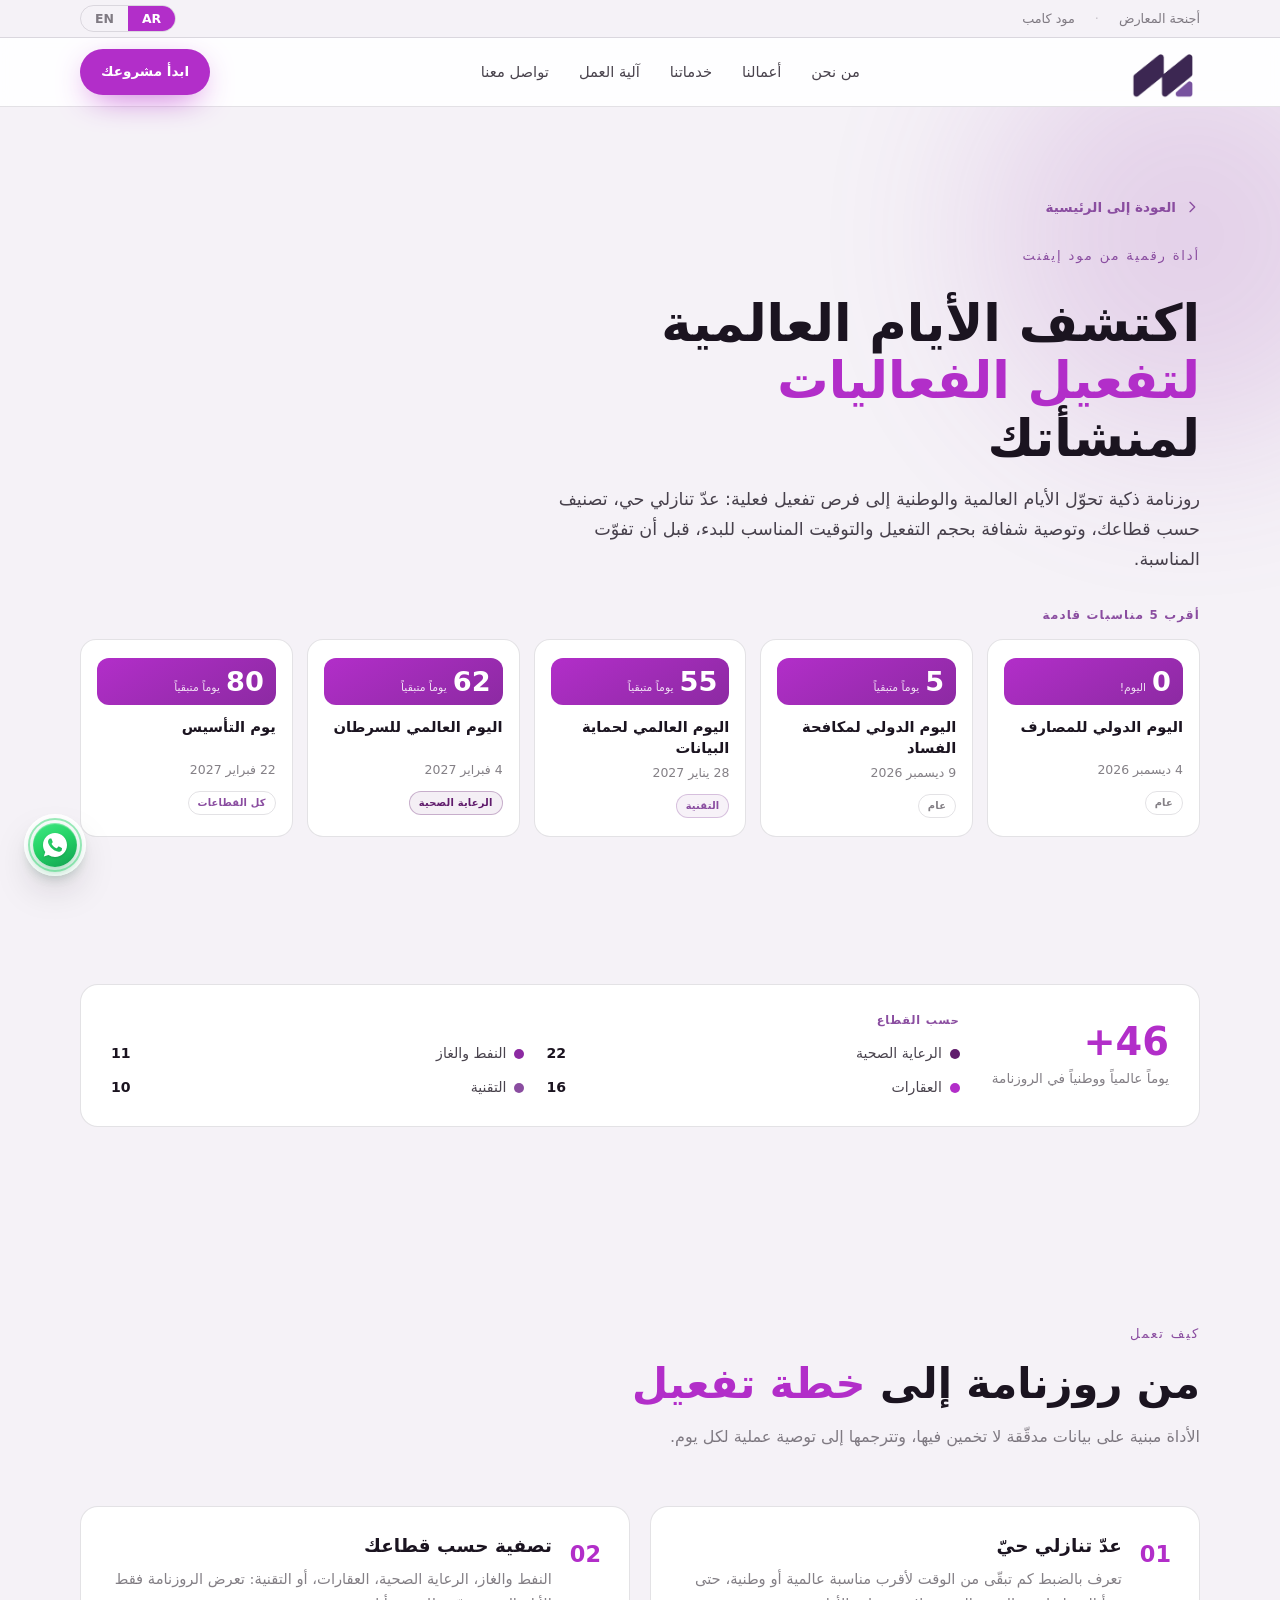
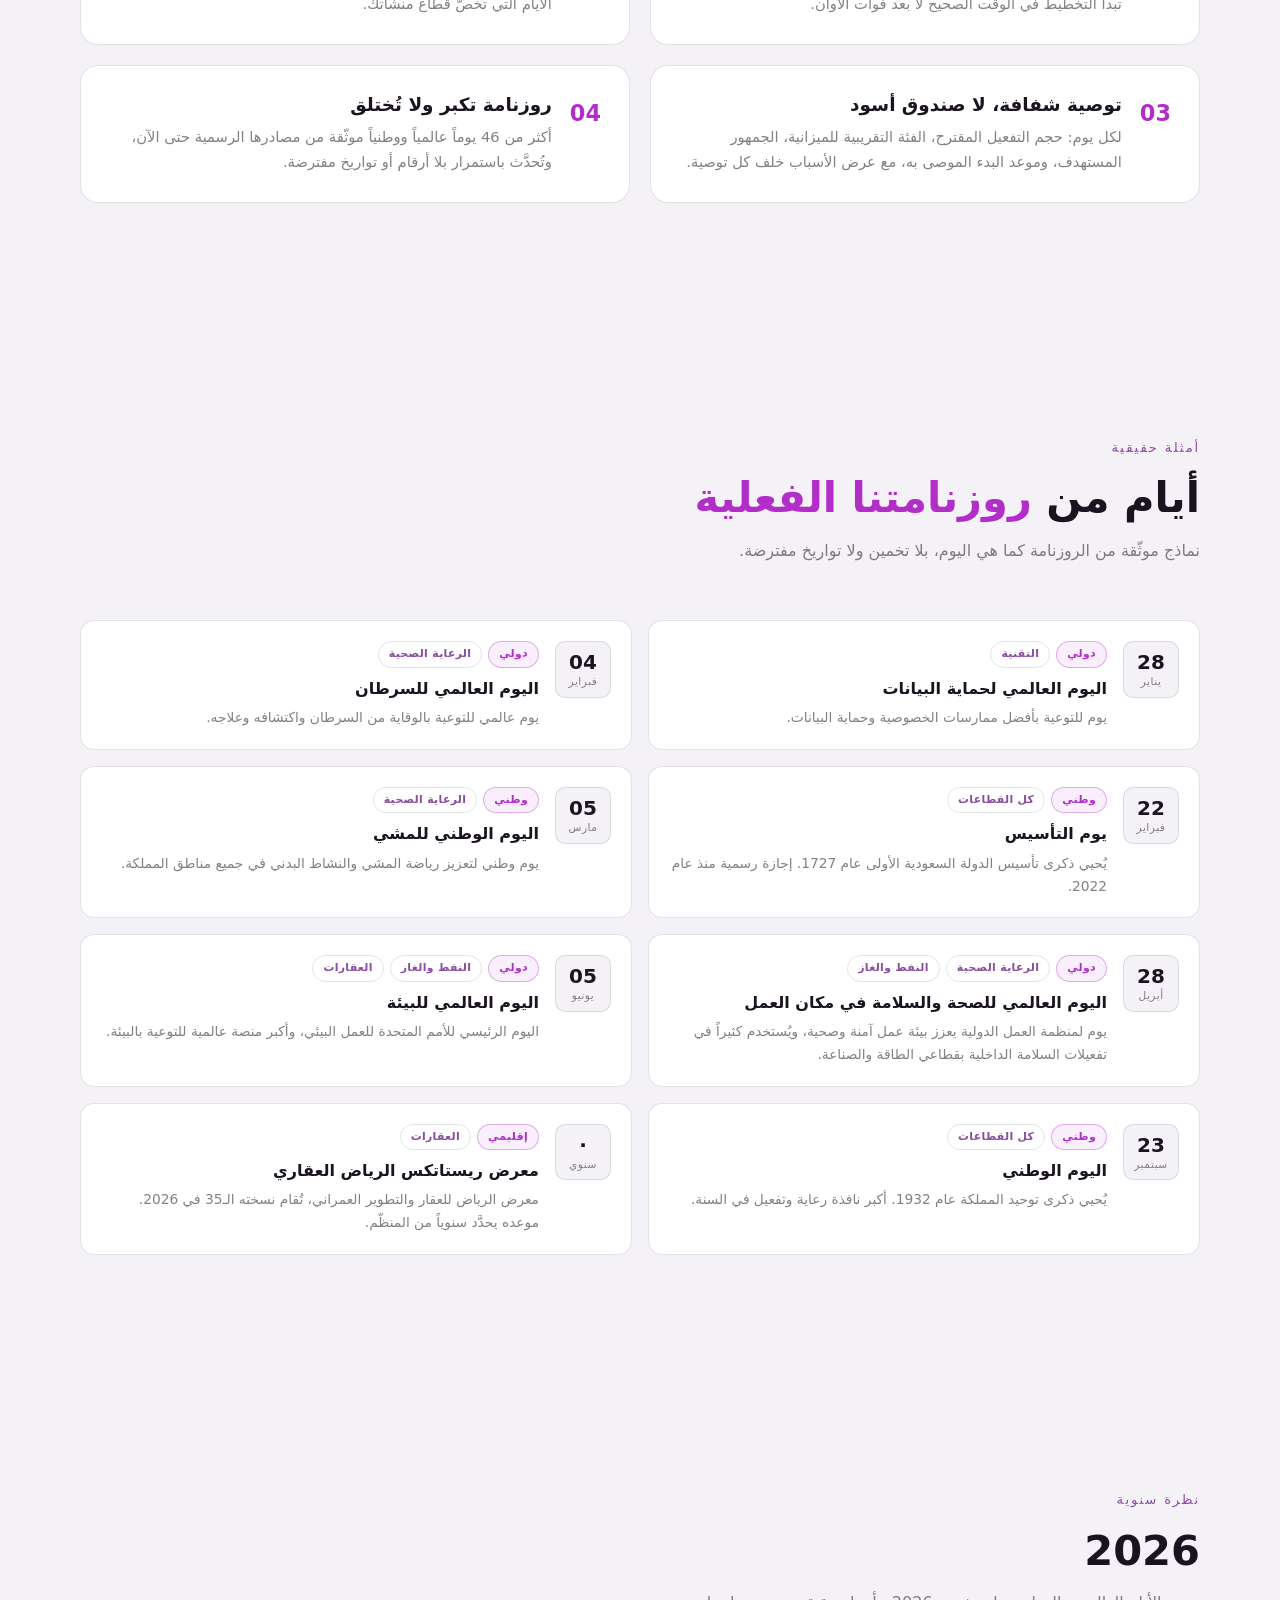
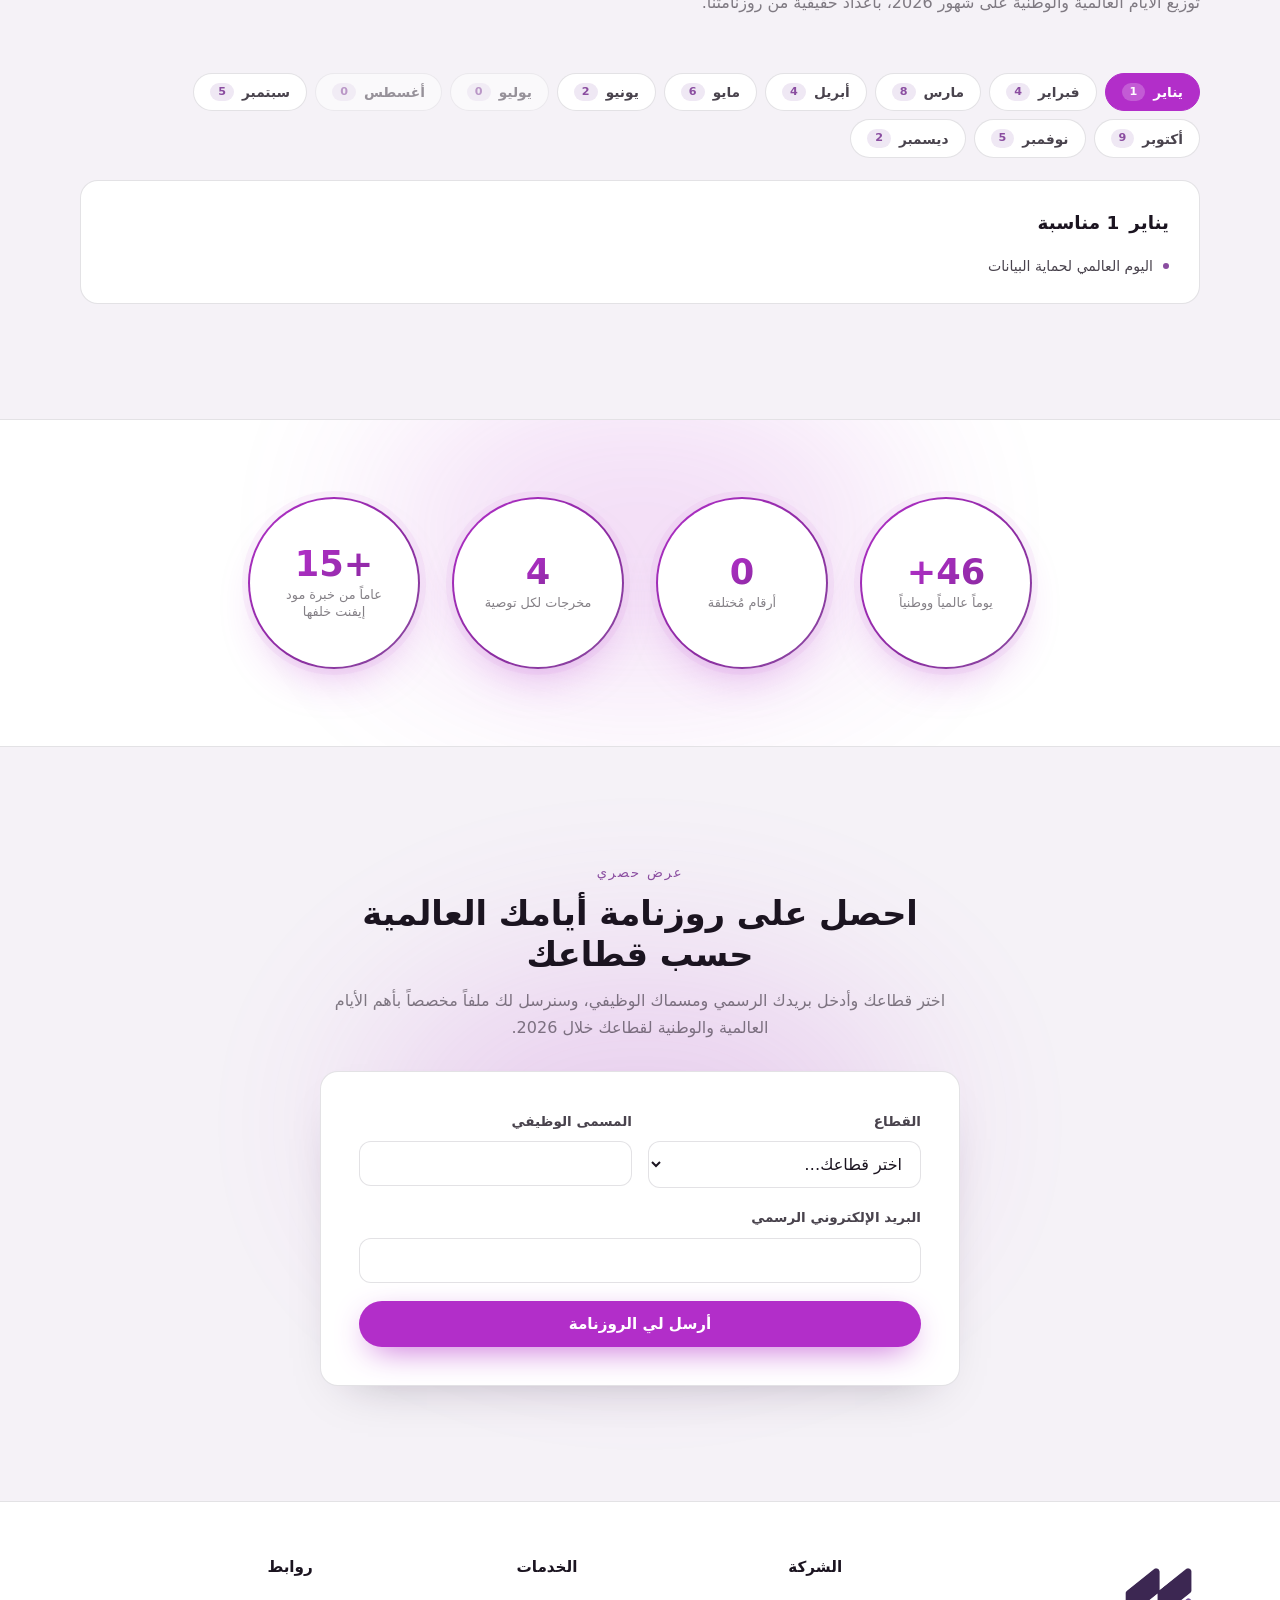
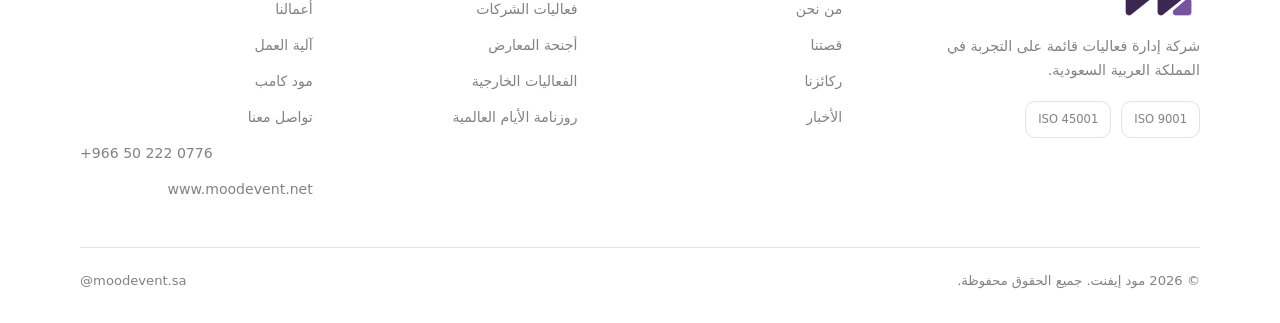
<file: days-calendar.html>
<!DOCTYPE html>
<html lang="ar" dir="rtl"
      data-title-ar="روزنامة الأيام العالمية | مود إيفنت"
      data-title-en="World Days Calendar | Mood Event">
<head>
  <meta charset="UTF-8" />
  <meta name="viewport" content="width=device-width, initial-scale=1" />
  <meta http-equiv="Content-Security-Policy" content="default-src 'self'; script-src 'self'; style-src 'self' 'unsafe-inline' https://fonts.googleapis.com; font-src 'self' https://fonts.gstatic.com; img-src 'self' data:; connect-src 'self' https://hooks.zapier.com; frame-src 'none'; object-src 'none'; base-uri 'self'; form-action 'self';" />
  <title>روزنامة الأيام العالمية | مود إيفنت</title>
  <meta name="description" content="أداة مود إيفنت لاكتشاف الأيام العالمية والوطنية وتحويلها إلى فرص تفعيل فعلية لمنشأتك، مصنّفة حسب القطاع ومرفقة بتوصيات تنفيذ شفافة." />

  <link rel="preconnect" href="https://fonts.googleapis.com" />
  <link rel="preconnect" href="https://fonts.gstatic.com" crossorigin />
  <link href="https://fonts.googleapis.com/css2?family=Cairo:wght@300;400;500;600;700;800&family=Baloo+Bhaijaan+2:wght@500;600;700;800&display=swap" rel="stylesheet" />

  <link rel="stylesheet" href="style.css" />
</head>
<body>

  <!-- TOP UTILITY BAR -->
  <div class="utility">
    <div class="container">
      <nav class="utility-links" aria-label="روابط سريعة / Quick links">
        <a href="booths.html"><span data-ar>أجنحة المعارض</span><span data-en>Booths</span></a>
        <span class="utility-sep" aria-hidden="true">·</span>
        <a href="mood-camp.html"><span data-ar>مود كامب</span><span data-en>Mood Camp</span></a>
      </nav>
      <div class="lang-toggle" role="group" aria-label="Language / اللغة">
        <button type="button" data-lang-btn="ar" aria-pressed="true">AR</button>
        <button type="button" data-lang-btn="en" aria-pressed="false">EN</button>
      </div>
    </div>
  </div>

  <!-- STICKY NAV -->
  <header class="nav">
    <div class="container">
      <a href="index.html" class="brand" aria-label="Mood Event home">
        <img class="brand-mark" src="images/logo-mark.png" alt="" />
      </a>

      <nav class="nav-links" aria-label="التنقل الرئيسي / Main navigation">
        <a href="index.html#about"><span data-ar>من نحن</span><span data-en>About</span></a>
        <a href="index.html#work"><span data-ar>أعمالنا</span><span data-en>Work</span></a>
        <a href="index.html#services"><span data-ar>خدماتنا</span><span data-en>Services</span></a>
        <a href="index.html#process"><span data-ar>آلية العمل</span><span data-en>Process</span></a>
        <a href="index.html#contact"><span data-ar>تواصل معنا</span><span data-en>Contact</span></a>
      </nav>

      <div class="nav-cta">
        <a href="index.html#contact" class="btn btn--solid btn--sm">
          <span data-ar>ابدأ مشروعك</span><span data-en>Start a project</span>
        </a>
        <button class="hamburger" aria-label="القائمة / Menu" aria-expanded="false" aria-controls="mobile-panel">
          <span aria-hidden="true"></span>
        </button>
      </div>
    </div>

    <div class="mobile-panel" id="mobile-panel">
      <a href="index.html#about"><span data-ar>من نحن</span><span data-en>About</span></a>
      <a href="index.html#work"><span data-ar>أعمالنا</span><span data-en>Work</span></a>
      <a href="index.html#services"><span data-ar>خدماتنا</span><span data-en>Services</span></a>
      <a href="index.html#process"><span data-ar>آلية العمل</span><span data-en>Process</span></a>
      <a href="days-calendar.html"><span data-ar>روزنامة الأيام العالمية</span><span data-en>World Days Calendar</span></a>
      <a href="index.html#contact"><span data-ar>تواصل معنا</span><span data-en>Contact</span></a>
      <a href="index.html#contact" class="btn btn--solid"><span data-ar>ابدأ مشروعك</span><span data-en>Start a project</span></a>
    </div>
  </header>

  <main>

  <!-- PAGE HERO -->
  <section class="section subpage-hero">
    <span class="glow glow--violet" style="width:420px;height:420px;top:-80px;inset-inline-start:-120px" aria-hidden="true"></span>
    <div class="container">
      <a href="index.html" class="subpage-back">
        <svg viewBox="0 0 24 24" fill="none" aria-hidden="true"><path d="M15 5l-7 7 7 7" stroke="currentColor" stroke-width="2" stroke-linecap="round" stroke-linejoin="round"/></svg>
        <span data-ar>العودة إلى الرئيسية</span><span data-en>Back to home</span>
      </a>
      <span class="eyebrow"><span data-ar>أداة رقمية من مود إيفنت</span><span data-en>A digital tool from Mood Event</span></span>
      <h1><span data-ar>اكتشف الأيام العالمية <span class="accent">لتفعيل الفعاليات</span> لمنشأتك</span><span data-en>Discover the world days that <span class="accent">activate events</span> for your organization</span></h1>
      <p class="subpage-lead"><span data-ar>روزنامة ذكية تحوّل الأيام العالمية والوطنية إلى فرص تفعيل فعلية: عدّ تنازلي حي، تصنيف حسب قطاعك، وتوصية شفافة بحجم التفعيل والتوقيت المناسب للبدء، قبل أن تفوّت المناسبة.</span><span data-en>A smart calendar that turns international and national days into real activation opportunities: live countdowns, filtering by your sector, and a transparent recommendation on activation scale and timing, before the moment passes you by.</span></p>

      <div class="nextup-wrap" aria-live="polite">
        <span class="nextup-eyebrow"><span data-ar>أقرب 5 مناسبات قادمة</span><span data-en>Next 5 occasions</span></span>
        <div class="nu-row" id="nextup-row"></div>
      </div>
    </div>
  </section>

  <!-- KPI OVERVIEW -->
  <section class="section section--tight">
    <div class="container">
      <div class="kpi-panel reveal">
        <div class="kpi-total">
          <b>46+</b>
          <span><span data-ar>يوماً عالمياً ووطنياً في الروزنامة</span><span data-en>world &amp; national days in the calendar</span></span>
        </div>
        <div class="kpi-niches">
          <span class="kpi-niches-label"><span data-ar>حسب القطاع</span><span data-en>By sector</span></span>
          <ul class="kpi-niche-list">
            <li><span class="kpi-dot kpi-dot--healthcare" aria-hidden="true"></span><span data-ar>الرعاية الصحية</span><span data-en>Healthcare</span><b>22</b></li>
            <li><span class="kpi-dot kpi-dot--oil-gas" aria-hidden="true"></span><span data-ar>النفط والغاز</span><span data-en>Oil &amp; Gas</span><b>11</b></li>
            <li><span class="kpi-dot kpi-dot--real-estate" aria-hidden="true"></span><span data-ar>العقارات</span><span data-en>Real Estate</span><b>16</b></li>
            <li><span class="kpi-dot kpi-dot--tech" aria-hidden="true"></span><span data-ar>التقنية</span><span data-en>Tech</span><b>10</b></li>
          </ul>
        </div>
      </div>
    </div>
  </section>

  <!-- WHAT IT DOES -->
  <section class="section">
    <div class="container">
      <div class="section-head reveal">
        <span class="eyebrow"><span data-ar>كيف تعمل</span><span data-en>How it works</span></span>
        <h2><span data-ar>من روزنامة إلى <span class="accent">خطة تفعيل</span></span><span data-en>From a calendar to an <span class="accent">activation plan</span></span></h2>
        <p><span data-ar>الأداة مبنية على بيانات مدقّقة لا تخمين فيها، وتترجمها إلى توصية عملية لكل يوم.</span><span data-en>Built on verified data, not guesswork, and turned into a practical recommendation for every day.</span></p>
      </div>
      <div class="diff-grid">
        <article class="diff reveal">
          <span class="diff-num">01</span>
          <div>
            <h3><span data-ar>عدّ تنازلي حيّ</span><span data-en>Live countdown</span></h3>
            <p><span data-ar>تعرف بالضبط كم تبقّى من الوقت لأقرب مناسبة عالمية أو وطنية، حتى تبدأ التخطيط في الوقت الصحيح لا بعد فوات الأوان.</span><span data-en>Know exactly how much time is left before the next international or national day, so planning starts on time, not after the moment has passed.</span></p>
          </div>
        </article>
        <article class="diff reveal">
          <span class="diff-num">02</span>
          <div>
            <h3><span data-ar>تصفية حسب قطاعك</span><span data-en>Filtered by your sector</span></h3>
            <p><span data-ar>النفط والغاز، الرعاية الصحية، العقارات، أو التقنية: تعرض الروزنامة فقط الأيام التي تخصّ قطاع منشأتك.</span><span data-en>Oil &amp; Gas, Healthcare, Real Estate, or Tech: the calendar surfaces only the days relevant to your organization's sector.</span></p>
          </div>
        </article>
        <article class="diff reveal">
          <span class="diff-num">03</span>
          <div>
            <h3><span data-ar>توصية شفافة، لا صندوق أسود</span><span data-en>A transparent recommendation, not a black box</span></h3>
            <p><span data-ar>لكل يوم: حجم التفعيل المقترح، الفئة التقريبية للميزانية، الجمهور المستهدف، وموعد البدء الموصى به، مع عرض الأسباب خلف كل توصية.</span><span data-en>For every day: a suggested activation scale, an indicative budget tier, the target audience, and a recommended lead time, with the reasoning behind each shown openly.</span></p>
          </div>
        </article>
        <article class="diff reveal">
          <span class="diff-num">04</span>
          <div>
            <h3><span data-ar>روزنامة تكبر ولا تُختلق</span><span data-en>A calendar that grows, never invented</span></h3>
            <p><span data-ar>أكثر من 46 يوماً عالمياً ووطنياً موثّقة من مصادرها الرسمية حتى الآن، وتُحدَّث باستمرار بلا أرقام أو تواريخ مفترضة.</span><span data-en>46+ international and national days documented from official sources so far, continuously updated with no assumed numbers or dates.</span></p>
          </div>
        </article>
      </div>
    </div>
  </section>

  <!-- REAL EXAMPLES FROM THE CALENDAR -->
  <section class="section wd-examples">
    <div class="container">
      <div class="section-head reveal">
        <span class="eyebrow"><span data-ar>أمثلة حقيقية</span><span data-en>Real examples</span></span>
        <h2><span data-ar>أيام من <span class="accent">روزنامتنا الفعلية</span></span><span data-en>Days from <span class="accent">our actual calendar</span></span></h2>
        <p><span data-ar>نماذج موثّقة من الروزنامة كما هي اليوم، بلا تخمين ولا تواريخ مفترضة.</span><span data-en>Documented entries from the calendar as it stands today, with no guessing and no assumed dates.</span></p>
      </div>

      <div class="wd-grid">
        <article class="wd-card reveal">
          <div class="wd-date"><b>28</b><span><span data-ar>يناير</span><span data-en>JAN</span></span></div>
          <div class="wd-body">
            <div class="wd-tags">
              <span class="wd-tag wd-tag--scope"><span data-ar>دولي</span><span data-en>International</span></span>
              <span class="wd-tag"><span data-ar>التقنية</span><span data-en>Tech</span></span>
            </div>
            <h3><span data-ar>اليوم العالمي لحماية البيانات</span><span data-en>Data Privacy Day</span></h3>
            <p><span data-ar>يوم للتوعية بأفضل ممارسات الخصوصية وحماية البيانات.</span><span data-en>Awareness day on privacy and data-protection best practice.</span></p>
          </div>
        </article>

        <article class="wd-card reveal">
          <div class="wd-date"><b>04</b><span><span data-ar>فبراير</span><span data-en>FEB</span></span></div>
          <div class="wd-body">
            <div class="wd-tags">
              <span class="wd-tag wd-tag--scope"><span data-ar>دولي</span><span data-en>International</span></span>
              <span class="wd-tag"><span data-ar>الرعاية الصحية</span><span data-en>Healthcare</span></span>
            </div>
            <h3><span data-ar>اليوم العالمي للسرطان</span><span data-en>World Cancer Day</span></h3>
            <p><span data-ar>يوم عالمي للتوعية بالوقاية من السرطان واكتشافه وعلاجه.</span><span data-en>Global day to raise awareness of cancer prevention, detection and treatment.</span></p>
          </div>
        </article>

        <article class="wd-card reveal">
          <div class="wd-date"><b>22</b><span><span data-ar>فبراير</span><span data-en>FEB</span></span></div>
          <div class="wd-body">
            <div class="wd-tags">
              <span class="wd-tag wd-tag--scope"><span data-ar>وطني</span><span data-en>National</span></span>
              <span class="wd-tag"><span data-ar>كل القطاعات</span><span data-en>All sectors</span></span>
            </div>
            <h3><span data-ar>يوم التأسيس</span><span data-en>Saudi Founding Day</span></h3>
            <p><span data-ar>يُحيي ذكرى تأسيس الدولة السعودية الأولى عام 1727. إجازة رسمية منذ عام 2022.</span><span data-en>Marks the establishment of the First Saudi State in 1727. A public holiday since 2022.</span></p>
          </div>
        </article>

        <article class="wd-card reveal">
          <div class="wd-date"><b>05</b><span><span data-ar>مارس</span><span data-en>MAR</span></span></div>
          <div class="wd-body">
            <div class="wd-tags">
              <span class="wd-tag wd-tag--scope"><span data-ar>وطني</span><span data-en>National</span></span>
              <span class="wd-tag"><span data-ar>الرعاية الصحية</span><span data-en>Healthcare</span></span>
            </div>
            <h3><span data-ar>اليوم الوطني للمشي</span><span data-en>Saudi Walking Day</span></h3>
            <p><span data-ar>يوم وطني لتعزيز رياضة المشي والنشاط البدني في جميع مناطق المملكة.</span><span data-en>National day promoting walking and physical activity across all regions of the Kingdom.</span></p>
          </div>
        </article>

        <article class="wd-card reveal">
          <div class="wd-date"><b>28</b><span><span data-ar>أبريل</span><span data-en>APR</span></span></div>
          <div class="wd-body">
            <div class="wd-tags">
              <span class="wd-tag wd-tag--scope"><span data-ar>دولي</span><span data-en>International</span></span>
              <span class="wd-tag"><span data-ar>الرعاية الصحية</span><span data-en>Healthcare</span></span>
              <span class="wd-tag"><span data-ar>النفط والغاز</span><span data-en>Oil &amp; Gas</span></span>
            </div>
            <h3><span data-ar>اليوم العالمي للصحة والسلامة في مكان العمل</span><span data-en>World Day for Safety and Health at Work</span></h3>
            <p><span data-ar>يوم لمنظمة العمل الدولية يعزز بيئة عمل آمنة وصحية، ويُستخدم كثيراً في تفعيلات السلامة الداخلية بقطاعي الطاقة والصناعة.</span><span data-en>ILO day promoting safe, healthy work; widely used for internal HSE activations in energy and industrial sectors.</span></p>
          </div>
        </article>

        <article class="wd-card reveal">
          <div class="wd-date"><b>05</b><span><span data-ar>يونيو</span><span data-en>JUN</span></span></div>
          <div class="wd-body">
            <div class="wd-tags">
              <span class="wd-tag wd-tag--scope"><span data-ar>دولي</span><span data-en>International</span></span>
              <span class="wd-tag"><span data-ar>النفط والغاز</span><span data-en>Oil &amp; Gas</span></span>
              <span class="wd-tag"><span data-ar>العقارات</span><span data-en>Real Estate</span></span>
            </div>
            <h3><span data-ar>اليوم العالمي للبيئة</span><span data-en>World Environment Day</span></h3>
            <p><span data-ar>اليوم الرئيسي للأمم المتحدة للعمل البيئي، وأكبر منصة عالمية للتوعية بالبيئة.</span><span data-en>The UN's flagship day for environmental action, and the biggest global platform for environmental outreach.</span></p>
          </div>
        </article>

        <article class="wd-card reveal">
          <div class="wd-date"><b>23</b><span><span data-ar>سبتمبر</span><span data-en>SEP</span></span></div>
          <div class="wd-body">
            <div class="wd-tags">
              <span class="wd-tag wd-tag--scope"><span data-ar>وطني</span><span data-en>National</span></span>
              <span class="wd-tag"><span data-ar>كل القطاعات</span><span data-en>All sectors</span></span>
            </div>
            <h3><span data-ar>اليوم الوطني</span><span data-en>Saudi National Day</span></h3>
            <p><span data-ar>يُحيي ذكرى توحيد المملكة عام 1932. أكبر نافذة رعاية وتفعيل في السنة.</span><span data-en>Commemorates the 1932 unification of the Kingdom: the year's largest sponsorship and activation window.</span></p>
          </div>
        </article>

        <article class="wd-card reveal">
          <div class="wd-date"><b>·</b><span><span data-ar>سنوي</span><span data-en>ANNUAL</span></span></div>
          <div class="wd-body">
            <div class="wd-tags">
              <span class="wd-tag wd-tag--scope"><span data-ar>إقليمي</span><span data-en>Regional</span></span>
              <span class="wd-tag"><span data-ar>العقارات</span><span data-en>Real Estate</span></span>
            </div>
            <h3><span data-ar>معرض ريستاتكس الرياض العقاري</span><span data-en>Restatex Riyadh Real Estate Exhibition</span></h3>
            <p><span data-ar>معرض الرياض للعقار والتطوير العمراني، تُقام نسخته الـ35 في 2026. موعده يحدَّد سنوياً من المنظّم.</span><span data-en>Riyadh's long-running real-estate exhibition (35th edition in 2026). Organiser sets the date each year.</span></p>
          </div>
        </article>
      </div>
    </div>
  </section>

  <!-- 2026 AT A GLANCE -->
  <section class="section month-glance">
    <div class="container">
      <div class="section-head reveal">
        <span class="eyebrow"><span data-ar>نظرة سنوية</span><span data-en>Year at a glance</span></span>
        <h2><span data-ar>2026</span><span data-en>2026</span></h2>
        <p><span data-ar>توزيع الأيام العالمية والوطنية على شهور 2026، بأعداد حقيقية من روزنامتنا.</span><span data-en>How the world and national days spread across the months of 2026, with real counts from our calendar.</span></p>
      </div>

      <div class="month-tabs reveal" id="month-tabs" role="tablist" aria-label="Months / الشهور"></div>
      <div class="month-panel reveal" id="month-panel"></div>
    </div>
  </section>

  <!-- STATS -->
  <section class="section section--tight stats">
    <span class="glow glow--magenta" style="width:520px;height:300px;top:-40px;left:50%;transform:translateX(-50%)" aria-hidden="true"></span>
    <div class="container">
      <div class="stats-grid">
        <div class="stat"><b>46+</b><span><span data-ar>يوماً عالمياً ووطنياً</span><span data-en>world &amp; national days</span></span></div>
        <div class="stat"><b>0</b><span><span data-ar>أرقام مُختلقة</span><span data-en>invented figures</span></span></div>
        <div class="stat"><b>4</b><span><span data-ar>مخرجات لكل توصية</span><span data-en>outputs per recommendation</span></span></div>
        <div class="stat"><b>+15</b><span><span data-ar>عاماً من خبرة مود إيفنت خلفها</span><span data-en>years of Mood Event behind it</span></span></div>
      </div>
    </div>
  </section>

  <!-- LEAD MAGNET · get the calendar for your industry -->
  <section class="section cta-band" id="get-calendar">
    <span class="glow glow--magenta" style="width:560px;height:340px;top:50%;left:50%;transform:translate(-50%,-50%)" aria-hidden="true"></span>
    <div class="container">
      <div class="lead-head reveal">
        <span class="eyebrow"><span data-ar>عرض حصري</span><span data-en>Exclusive</span></span>
        <h2><span data-ar>احصل على روزنامة أيامك العالمية حسب قطاعك</span><span data-en>Get your industry's world days calendar</span></h2>
        <p><span data-ar>اختر قطاعك وأدخل بريدك الرسمي ومسماك الوظيفي، وسنرسل لك ملفاً مخصصاً بأهم الأيام العالمية والوطنية لقطاعك خلال 2026.</span><span data-en>Pick your industry and enter your company email and job title, and we'll send you a file with the world and national days that matter most to your sector in 2026.</span></p>
      </div>

      <form class="form lead-form reveal" id="lead-form" novalidate>
        <div class="form-success" id="lead-success">
          <span data-ar>تم الإرسال! سنرسل الملف إلى بريدك خلال دقائق.</span>
          <span data-en>Submitted! We'll send the file to your inbox shortly.</span>
        </div>
        <p class="form-error" id="lead-error" role="alert">
          <span data-ar>حدث خطأ في الإرسال، حاول مرة أخرى أو تواصل معنا مباشرة.</span>
          <span data-en>Something went wrong, please try again or contact us directly.</span>
        </p>

        <div class="field row">
          <div class="field">
            <label for="l-industry"><span data-ar>القطاع</span><span data-en>Industry</span></label>
            <select id="l-industry" name="industry" data-i18n-select required>
              <option value="" data-ar="اختر قطاعك…" data-en="Choose your industry…">اختر قطاعك…</option>
              <option value="healthcare" data-ar="الرعاية الصحية" data-en="Healthcare">الرعاية الصحية</option>
              <option value="oil-gas" data-ar="النفط والغاز" data-en="Oil &amp; Gas">النفط والغاز</option>
              <option value="real-estate" data-ar="العقارات" data-en="Real Estate">العقارات</option>
              <option value="tech" data-ar="التقنية" data-en="Tech">التقنية</option>
              <option value="other" data-ar="أخرى" data-en="Other">أخرى</option>
            </select>
            <p class="field-error" aria-live="polite"></p>
          </div>
          <div class="field">
            <label for="l-title"><span data-ar>المسمى الوظيفي</span><span data-en>Job title</span></label>
            <input type="text" id="l-title" name="title" autocomplete="organization-title" required />
            <p class="field-error" aria-live="polite"></p>
          </div>
        </div>

        <div class="field" id="l-industry-other-field" hidden>
          <label for="l-industry-other"><span data-ar>حدد قطاعك</span><span data-en>Please specify your industry</span></label>
          <input type="text" id="l-industry-other" name="industryOther" />
          <p class="field-error" aria-live="polite"></p>
        </div>

        <div class="field">
          <label for="l-email"><span data-ar>البريد الإلكتروني الرسمي</span><span data-en>Company email</span></label>
          <input type="email" id="l-email" name="email" autocomplete="email" data-validate="email" required />
          <p class="field-error" aria-live="polite"></p>
        </div>

        <div class="field lead-hp" aria-hidden="true">
          <label for="l-website"><span data-ar>الموقع الإلكتروني</span><span data-en>Website</span></label>
          <input type="text" id="l-website" name="website" tabindex="-1" autocomplete="off" />
        </div>

        <button type="submit" class="btn btn--solid" style="width:100%;justify-content:center">
          <span data-ar>أرسل لي الروزنامة</span><span data-en>Send me the calendar</span>
        </button>
      </form>
    </div>
  </section>

  </main>

  <!-- FOOTER -->
  <footer class="footer">
    <div class="container">
      <div class="footer-top">
        <div class="footer-brand">
          <a href="index.html" class="brand" aria-label="Mood Event home">
            <img class="brand-mark" src="images/logo-mark.png" alt="" />
          </a>
          <p><span data-ar>شركة إدارة فعاليات قائمة على التجربة في المملكة العربية السعودية.</span><span data-en>An experience-led event management company in Saudi Arabia.</span></p>
          <div class="iso-badges">
            <span class="iso-badge">ISO 9001</span>
            <span class="iso-badge">ISO 45001</span>
          </div>
        </div>

        <div class="footer-col">
          <h4><span data-ar>الشركة</span><span data-en>Company</span></h4>
          <a href="index.html#about"><span data-ar>من نحن</span><span data-en>About</span></a>
          <a href="index.html#about"><span data-ar>قصتنا</span><span data-en>Our story</span></a>
          <a href="index.html#pillars"><span data-ar>ركائزنا</span><span data-en>Our pillars</span></a>
          <a href="index.html#news"><span data-ar>الأخبار</span><span data-en>News</span></a>
        </div>

        <div class="footer-col">
          <h4><span data-ar>الخدمات</span><span data-en>Services</span></h4>
          <a href="index.html#services"><span data-ar>فعاليات الشركات</span><span data-en>Corporate events</span></a>
          <a href="booths.html"><span data-ar>أجنحة المعارض</span><span data-en>Exhibition booths</span></a>
          <a href="index.html#services"><span data-ar>الفعاليات الخارجية</span><span data-en>External events</span></a>
          <a href="days-calendar.html"><span data-ar>روزنامة الأيام العالمية</span><span data-en>World Days Calendar</span></a>
        </div>

        <div class="footer-col">
          <h4><span data-ar>روابط</span><span data-en>Links</span></h4>
          <a href="index.html#work"><span data-ar>أعمالنا</span><span data-en>Our work</span></a>
          <a href="index.html#process"><span data-ar>آلية العمل</span><span data-en>Process</span></a>
          <a href="mood-camp.html"><span data-ar>مود كامب</span><span data-en>Mood Camp</span></a>
          <a href="index.html#contact"><span data-ar>تواصل معنا</span><span data-en>Contact</span></a>
          <a href="tel:+966502220776" dir="ltr">+966 50 222 0776</a>
          <a href="https://www.moodevent.net" target="_blank" rel="noopener">www.moodevent.net</a>
        </div>
      </div>

      <div class="footer-bottom">
        <span>© <span id="year">2026</span> <span data-ar>مود إيفنت. جميع الحقوق محفوظة.</span><span data-en>Mood Event. All rights reserved.</span></span>
        <span dir="ltr">@moodevent.sa</span>
      </div>
    </div>
  </footer>

  <a class="wa-float" href="https://wa.me/966502220776" target="_blank" rel="noopener"
     aria-label="تواصل عبر واتساب / Chat on WhatsApp">
    <span class="wa-float-ico" aria-hidden="true"><svg viewBox="0 0 32 32" fill="currentColor"><path d="M16.004 0h-.008C7.174 0 .001 7.176.001 16c0 3.498 1.13 6.744 3.049 9.38L1.05 31.373l6.2-1.982A15.9 15.9 0 0 0 16.004 32C24.826 32 32 24.822 32 16S24.826 0 16.004 0zm9.318 22.594c-.386 1.09-1.918 1.994-3.14 2.258-.836.178-1.928.32-5.604-1.204-4.7-1.948-7.726-6.724-7.962-7.034-.226-.31-1.9-2.53-1.9-4.826 0-2.296 1.166-3.424 1.636-3.904.386-.394.998-.574 1.586-.574.19 0 .362.01.516.018.454.02.682.046.98.762.372.898 1.28 3.194 1.388 3.424.11.23.22.54.07.85-.14.32-.264.454-.494.72-.23.266-.438.47-.668.756-.21.248-.446.514-.18.972.266.448 1.184 1.95 2.54 3.16 1.75 1.56 3.192 2.05 3.694 2.26.376.156.822.12 1.096-.176.35-.376.782-1 1.222-1.616.312-.44.706-.494 1.12-.34.42.144 2.656 1.252 3.11 1.478.454.226.756.336.868.522.11.186.11 1.076-.276 2.166z"/></svg></span>
    <span class="wa-float-tip"><span data-ar>تواصل واتساب</span><span data-en>Chat on WhatsApp</span></span>
  </a>

  <script src="script.js"></script>
</body>
</html>
</file>
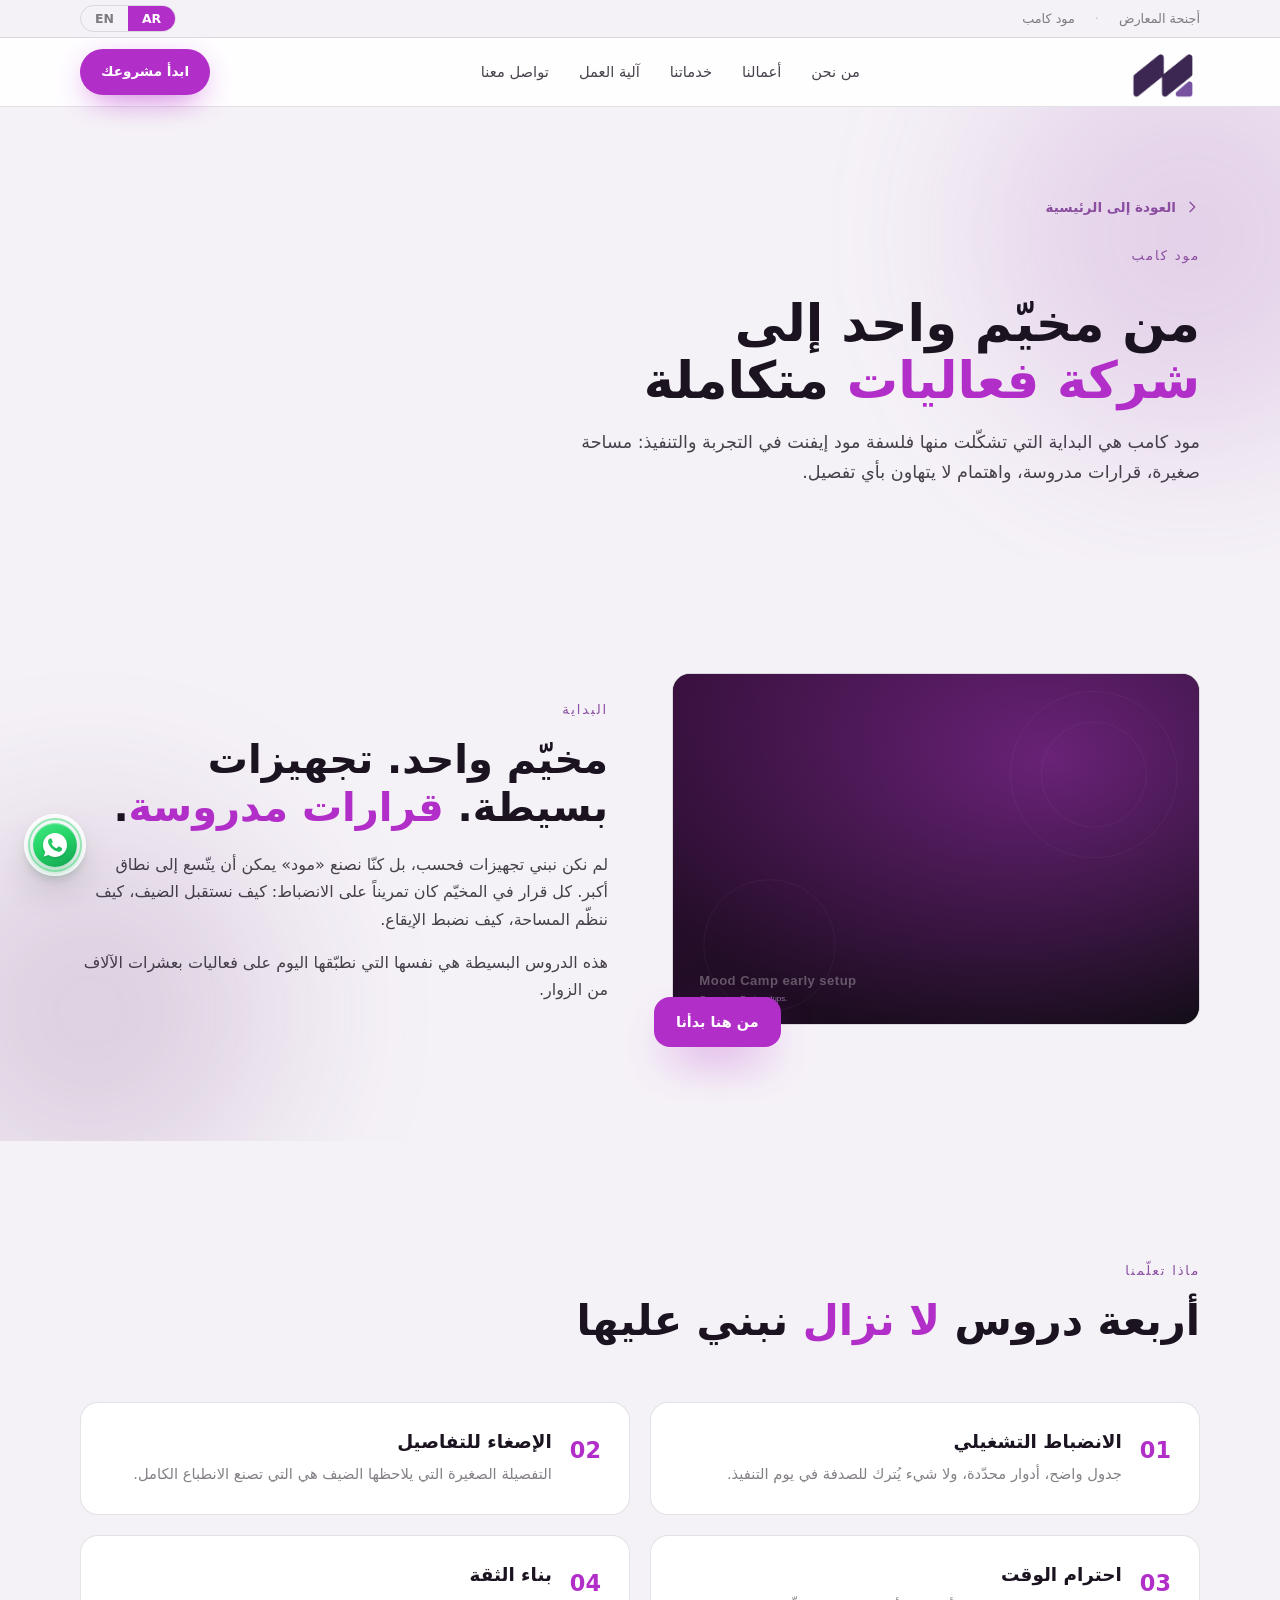
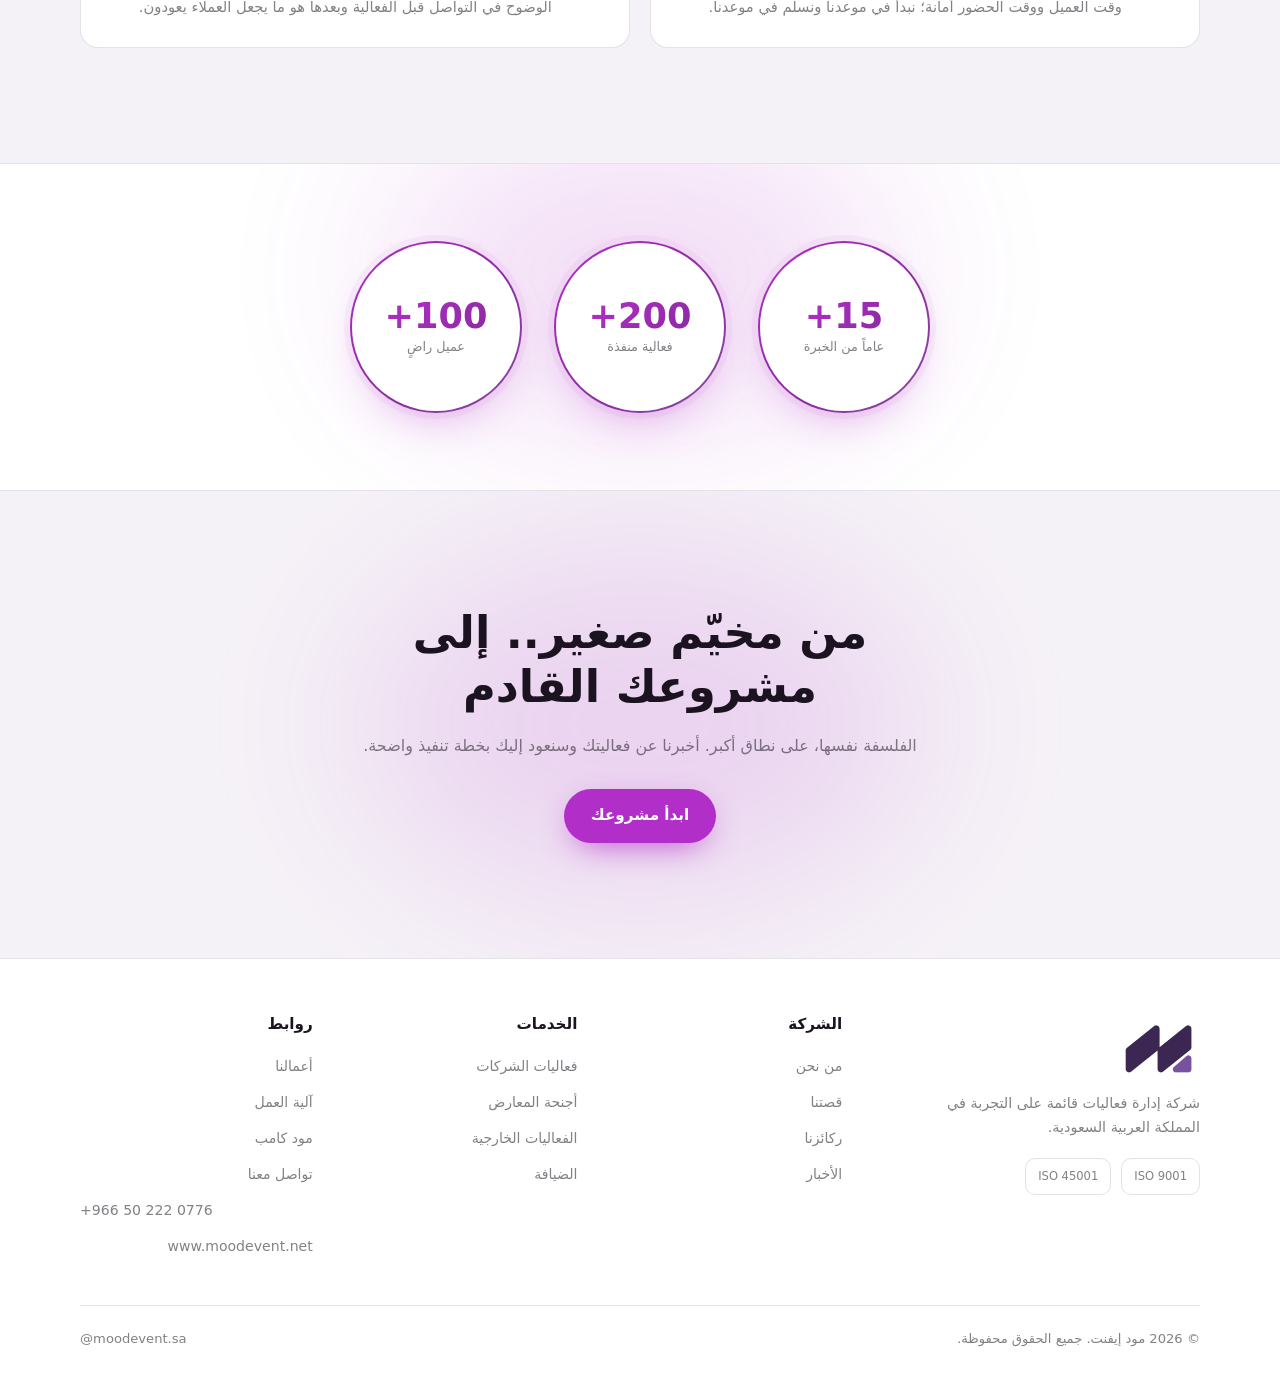
<file: mood-camp.html>
<!DOCTYPE html>
<html lang="ar" dir="rtl"
      data-title-ar="مود كامب | مود إيفنت"
      data-title-en="Mood Camp | Mood Event">
<head>
  <meta charset="UTF-8" />
  <meta name="viewport" content="width=device-width, initial-scale=1" />
  <meta http-equiv="Content-Security-Policy" content="default-src 'self'; script-src 'self'; style-src 'self' 'unsafe-inline' https://fonts.googleapis.com; font-src 'self' https://fonts.gstatic.com; img-src 'self' data:; connect-src 'self' https://hooks.zapier.com; frame-src 'none'; object-src 'none'; base-uri 'self'; form-action 'self';" />
  <title>مود كامب | مود إيفنت</title>
  <meta name="description" content="مود كامب: البداية التي تشكّلت منها فلسفة مود إيفنت في التجربة والتنفيذ." />

  <link rel="preconnect" href="https://fonts.googleapis.com" />
  <link rel="preconnect" href="https://fonts.gstatic.com" crossorigin />
  <link href="https://fonts.googleapis.com/css2?family=Cairo:wght@300;400;500;600;700;800&family=Baloo+Bhaijaan+2:wght@500;600;700;800&display=swap" rel="stylesheet" />

  <link rel="stylesheet" href="style.css" />
</head>
<body>

  <!-- TOP UTILITY BAR -->
  <div class="utility">
    <div class="container">
      <nav class="utility-links" aria-label="روابط سريعة / Quick links">
        <a href="booths.html"><span data-ar>أجنحة المعارض</span><span data-en>Booths</span></a>
        <span class="utility-sep" aria-hidden="true">·</span>
        <a href="mood-camp.html" aria-current="page"><span data-ar>مود كامب</span><span data-en>Mood Camp</span></a>
      </nav>
      <div class="lang-toggle" role="group" aria-label="Language / اللغة">
        <button type="button" data-lang-btn="ar" aria-pressed="true">AR</button>
        <button type="button" data-lang-btn="en" aria-pressed="false">EN</button>
      </div>
    </div>
  </div>

  <!-- STICKY NAV -->
  <header class="nav">
    <div class="container">
      <a href="index.html" class="brand" aria-label="Mood Event home">
        <img class="brand-mark" src="images/logo-mark.png" alt="" />
      </a>

      <nav class="nav-links" aria-label="التنقل الرئيسي / Main navigation">
        <a href="index.html#about"><span data-ar>من نحن</span><span data-en>About</span></a>
        <a href="index.html#work"><span data-ar>أعمالنا</span><span data-en>Work</span></a>
        <a href="index.html#services"><span data-ar>خدماتنا</span><span data-en>Services</span></a>
        <a href="index.html#process"><span data-ar>آلية العمل</span><span data-en>Process</span></a>
        <a href="index.html#contact"><span data-ar>تواصل معنا</span><span data-en>Contact</span></a>
      </nav>

      <div class="nav-cta">
        <a href="index.html#contact" class="btn btn--solid btn--sm">
          <span data-ar>ابدأ مشروعك</span><span data-en>Start a project</span>
        </a>
        <button class="hamburger" aria-label="القائمة / Menu" aria-expanded="false" aria-controls="mobile-panel">
          <span aria-hidden="true"></span>
        </button>
      </div>
    </div>

    <div class="mobile-panel" id="mobile-panel">
      <a href="index.html#about"><span data-ar>من نحن</span><span data-en>About</span></a>
      <a href="index.html#work"><span data-ar>أعمالنا</span><span data-en>Work</span></a>
      <a href="index.html#services"><span data-ar>خدماتنا</span><span data-en>Services</span></a>
      <a href="index.html#process"><span data-ar>آلية العمل</span><span data-en>Process</span></a>
      <a href="mood-camp.html"><span data-ar>مود كامب</span><span data-en>Mood Camp</span></a>
      <a href="index.html#contact"><span data-ar>تواصل معنا</span><span data-en>Contact</span></a>
      <a href="index.html#contact" class="btn btn--solid"><span data-ar>ابدأ مشروعك</span><span data-en>Start a project</span></a>
    </div>
  </header>

  <main>

  <!-- PAGE HERO -->
  <section class="section subpage-hero">
    <span class="glow glow--violet" style="width:420px;height:420px;top:-80px;inset-inline-start:-120px" aria-hidden="true"></span>
    <div class="container">
      <a href="index.html" class="subpage-back">
        <svg viewBox="0 0 24 24" fill="none" aria-hidden="true"><path d="M15 5l-7 7 7 7" stroke="currentColor" stroke-width="2" stroke-linecap="round" stroke-linejoin="round"/></svg>
        <span data-ar>العودة إلى الرئيسية</span><span data-en>Back to home</span>
      </a>
      <span class="eyebrow"><span data-ar>مود كامب</span><span data-en>Mood Camp</span></span>
      <h1><span data-ar>من مخيّم واحد إلى <span class="accent">شركة فعاليات</span> متكاملة</span><span data-en>From a single camp to a <span class="accent">full event</span> company</span></h1>
      <p class="subpage-lead"><span data-ar>مود كامب هي البداية التي تشكّلت منها فلسفة مود إيفنت في التجربة والتنفيذ: مساحة صغيرة، قرارات مدروسة، واهتمام لا يتهاون بأي تفصيل.</span><span data-en>Mood Camp is the beginning that shaped Mood Event's philosophy of experience and execution: a small footprint, careful decisions, and an attention to detail that never let anything slide.</span></p>
    </div>
  </section>

  <!-- THE BEGINNING -->
  <section class="section story">
    <span class="glow glow--plum" style="width:380px;height:380px;bottom:-60px;inset-inline-end:-100px" aria-hidden="true"></span>
    <div class="container">
      <div class="split">
        <div class="story-media">
          <img src="images/story-mood-camp.svg" alt="بدايات مود كامب / The early days of Mood Camp" loading="lazy" />
          <div class="story-badge"><span data-ar>من هنا بدأنا</span><span data-en>This is where it began</span></div>
        </div>
        <div class="story-copy">
          <span class="eyebrow"><span data-ar>البداية</span><span data-en>The beginning</span></span>
          <h2><span data-ar>مخيّم واحد. تجهيزات بسيطة. <span class="accent">قرارات مدروسة</span>.</span><span data-en>One camp. Basic setups. <span class="accent">Careful decisions</span>.</span></h2>
          <p><span data-ar>لم نكن نبني تجهيزات فحسب، بل كنّا نصنع «مود» يمكن أن يتّسع إلى نطاق أكبر. كل قرار في المخيّم كان تمريناً على الانضباط: كيف نستقبل الضيف، كيف ننظّم المساحة، كيف نضبط الإيقاع.</span><span data-en>We weren't just building setups; we were creating a Mood that could grow to a larger scale. Every decision at the camp was a lesson in discipline: how to receive a guest, how to organize a space, how to pace a moment.</span></p>
          <p><span data-ar>هذه الدروس البسيطة هي نفسها التي نطبّقها اليوم على فعاليات بعشرات الآلاف من الزوار.</span><span data-en>Those simple lessons are the same ones we apply today to events with tens of thousands of visitors.</span></p>
        </div>
      </div>
    </div>
  </section>

  <!-- WHAT THE CAMP TAUGHT US -->
  <section class="section">
    <div class="container">
      <div class="section-head">
        <span class="eyebrow"><span data-ar>ماذا تعلّمنا</span><span data-en>What it taught us</span></span>
        <h2><span data-ar>أربعة دروس <span class="accent">لا نزال</span> نبني عليها</span><span data-en>Four lessons we <span class="accent">still</span> build on</span></h2>
      </div>
      <div class="diff-grid">
        <article class="diff">
          <span class="diff-num">01</span>
          <div>
            <h3><span data-ar>الانضباط التشغيلي</span><span data-en>Operational discipline</span></h3>
            <p><span data-ar>جدول واضح، أدوار محدّدة، ولا شيء يُترك للصدفة في يوم التنفيذ.</span><span data-en>A clear schedule, defined roles, and nothing left to chance on delivery day.</span></p>
          </div>
        </article>
        <article class="diff">
          <span class="diff-num">02</span>
          <div>
            <h3><span data-ar>الإصغاء للتفاصيل</span><span data-en>Listening to detail</span></h3>
            <p><span data-ar>التفصيلة الصغيرة التي يلاحظها الضيف هي التي تصنع الانطباع الكامل.</span><span data-en>The small detail a guest notices is the one that makes the whole impression.</span></p>
          </div>
        </article>
        <article class="diff">
          <span class="diff-num">03</span>
          <div>
            <h3><span data-ar>احترام الوقت</span><span data-en>Respecting time</span></h3>
            <p><span data-ar>وقت العميل ووقت الحضور أمانة؛ نبدأ في موعدنا ونسلّم في موعدنا.</span><span data-en>The client's time and the audience's time are a trust; we start on time and hand over on time.</span></p>
          </div>
        </article>
        <article class="diff">
          <span class="diff-num">04</span>
          <div>
            <h3><span data-ar>بناء الثقة</span><span data-en>Building trust</span></h3>
            <p><span data-ar>الوضوح في التواصل قبل الفعالية وبعدها هو ما يجعل العملاء يعودون.</span><span data-en>Clear communication before and after the event is what brings clients back.</span></p>
          </div>
        </article>
      </div>
    </div>
  </section>

  <!-- WHERE IT LED -->
  <section class="section section--tight stats">
    <span class="glow glow--magenta" style="width:520px;height:300px;top:-40px;left:50%;transform:translateX(-50%)" aria-hidden="true"></span>
    <div class="container">
      <div class="stats-grid">
        <div class="stat"><b>15+</b><span><span data-ar>عاماً من الخبرة</span><span data-en>years of experience</span></span></div>
        <div class="stat"><b>200+</b><span><span data-ar>فعالية منفذة</span><span data-en>events delivered</span></span></div>
        <div class="stat"><b>100+</b><span><span data-ar>عميل راضٍ</span><span data-en>satisfied clients</span></span></div>
      </div>
    </div>
  </section>

  <!-- CTA -->
  <section class="section cta-band">
    <span class="glow glow--magenta" style="width:560px;height:340px;top:50%;left:50%;transform:translate(-50%,-50%)" aria-hidden="true"></span>
    <div class="container">
      <h2><span data-ar>من مخيّم صغير.. إلى مشروعك القادم</span><span data-en>From a small camp to your next event</span></h2>
      <p><span data-ar>الفلسفة نفسها، على نطاق أكبر. أخبرنا عن فعاليتك وسنعود إليك بخطة تنفيذ واضحة.</span><span data-en>The same philosophy, at a larger scale. Tell us about your event and we'll come back with a clear delivery plan.</span></p>
      <a href="index.html#contact" class="btn btn--solid"><span data-ar>ابدأ مشروعك</span><span data-en>Start a project</span></a>
    </div>
  </section>

  </main>

  <!-- FOOTER -->
  <footer class="footer">
    <div class="container">
      <div class="footer-top">
        <div class="footer-brand">
          <a href="index.html" class="brand" aria-label="Mood Event home">
            <img class="brand-mark" src="images/logo-mark.png" alt="" />
          </a>
          <p><span data-ar>شركة إدارة فعاليات قائمة على التجربة في المملكة العربية السعودية.</span><span data-en>An experience-led event management company in Saudi Arabia.</span></p>
          <div class="iso-badges">
            <span class="iso-badge">ISO 9001</span>
            <span class="iso-badge">ISO 45001</span>
          </div>
        </div>

        <div class="footer-col">
          <h4><span data-ar>الشركة</span><span data-en>Company</span></h4>
          <a href="index.html#about"><span data-ar>من نحن</span><span data-en>About</span></a>
          <a href="index.html#about"><span data-ar>قصتنا</span><span data-en>Our story</span></a>
          <a href="index.html#pillars"><span data-ar>ركائزنا</span><span data-en>Our pillars</span></a>
          <a href="index.html#news"><span data-ar>الأخبار</span><span data-en>News</span></a>
        </div>

        <div class="footer-col">
          <h4><span data-ar>الخدمات</span><span data-en>Services</span></h4>
          <a href="index.html#services"><span data-ar>فعاليات الشركات</span><span data-en>Corporate events</span></a>
          <a href="booths.html"><span data-ar>أجنحة المعارض</span><span data-en>Exhibition booths</span></a>
          <a href="index.html#services"><span data-ar>الفعاليات الخارجية</span><span data-en>External events</span></a>
          <a href="index.html#services"><span data-ar>الضيافة</span><span data-en>Hospitality</span></a>
        </div>

        <div class="footer-col">
          <h4><span data-ar>روابط</span><span data-en>Links</span></h4>
          <a href="index.html#work"><span data-ar>أعمالنا</span><span data-en>Our work</span></a>
          <a href="index.html#process"><span data-ar>آلية العمل</span><span data-en>Process</span></a>
          <a href="mood-camp.html"><span data-ar>مود كامب</span><span data-en>Mood Camp</span></a>
          <a href="index.html#contact"><span data-ar>تواصل معنا</span><span data-en>Contact</span></a>
          <a href="tel:+966502220776" dir="ltr">+966 50 222 0776</a>
          <a href="https://www.moodevent.net" target="_blank" rel="noopener">www.moodevent.net</a>
        </div>
      </div>

      <div class="footer-bottom">
        <span>© <span id="year">2026</span> <span data-ar>مود إيفنت. جميع الحقوق محفوظة.</span><span data-en>Mood Event. All rights reserved.</span></span>
        <span dir="ltr">@moodevent.sa</span>
      </div>
    </div>
  </footer>

  <a class="wa-float" href="https://wa.me/966502220776" target="_blank" rel="noopener" aria-label="تواصل عبر واتساب / Chat on WhatsApp">
    <span class="wa-float-ico" aria-hidden="true"><svg viewBox="0 0 32 32" fill="currentColor"><path d="M16.004 0h-.008C7.174 0 .001 7.176.001 16c0 3.498 1.13 6.744 3.049 9.38L1.05 31.373l6.2-1.982A15.9 15.9 0 0 0 16.004 32C24.826 32 32 24.822 32 16S24.826 0 16.004 0zm9.318 22.594c-.386 1.09-1.918 1.994-3.14 2.258-.836.178-1.928.32-5.604-1.204-4.7-1.948-7.726-6.724-7.962-7.034-.226-.31-1.9-2.53-1.9-4.826 0-2.296 1.166-3.424 1.636-3.904.386-.394.998-.574 1.586-.574.19 0 .362.01.516.018.454.02.682.046.98.762.372.898 1.28 3.194 1.388 3.424.11.23.22.54.07.85-.14.32-.264.454-.494.72-.23.266-.438.47-.668.756-.21.248-.446.514-.18.972.266.448 1.184 1.95 2.54 3.16 1.75 1.56 3.192 2.05 3.694 2.26.376.156.822.12 1.096-.176.35-.376.782-1 1.222-1.616.312-.44.706-.494 1.12-.34.42.144 2.656 1.252 3.11 1.478.454.226.756.336.868.522.11.186.11 1.076-.276 2.166z"/></svg></span>
    <span class="wa-float-tip"><span data-ar>تواصل واتساب</span><span data-en>Chat on WhatsApp</span></span>
  </a>

  <script src="script.js"></script>
</body>
</html>
</file>
<file: style.css>
/* =========================================================
   MOOD EVENT — Corporate site
   Palette from the 2026 company profile. Pure black backgrounds.
   ========================================================= */

:root{
  --bg:      #F5F2F7;   /* off-white with a faint plum tint */
  --surface: #FFFFFF;   /* cards */
  --surface-2:#EFE8F4;  /* card hover / subtle fills */
  --line:    rgba(30,16,42,.12);
  --magenta: #B22EC9;   /* primary accent (deepened for contrast on white) */
  --violet:  #8C2AA2;
  --plum:    #601C6C;
  --lilac:   #8A4DA0;   /* mid purple that reads on a light background */
  --white:   #1B1420;   /* now the high-emphasis ink colour (headings) */
  --text:    rgba(27,20,32,.80);
  --text-dim:rgba(27,20,32,.54);

  /* Arabic: GE SS Two (licensed, local) -> Cairo (web fallback). Latin backs onto Baloo. */
  --font-display:"GE SS Two","Cairo","Baloo Bhaijaan 2",system-ui,-apple-system,"Segoe UI",sans-serif;
  --font-body:"GE SS Two","Cairo",system-ui,-apple-system,"Segoe UI",sans-serif;

  --nav-h: 68px;
  --util-h: 38px;
  --maxw: 1200px;
  --radius: 18px;
  --ease: cubic-bezier(.22,1,.36,1);
}

/* ---------- Reset ---------- */
*,*::before,*::after{box-sizing:border-box;margin:0;padding:0}
html{scroll-behavior:smooth;overflow-x:hidden}
html:focus-within{scroll-behavior:smooth}
body{
  background:var(--bg);
  color:var(--text);
  font-family:var(--font-body);
  font-size:16px;
  line-height:1.7;
  -webkit-font-smoothing:antialiased;
  overflow-x:hidden;
  padding-top:calc(var(--util-h) + var(--nav-h)); /* room for the fixed header */
}
img{max-width:100%;display:block;height:auto}
a{color:inherit;text-decoration:none}
button{font-family:inherit;cursor:pointer;border:0;background:none;color:inherit}
input,select,textarea{font-family:inherit;font-size:1rem;color:inherit}
ul{list-style:none}
h1,h2,h3,h4{font-family:var(--font-display);color:var(--white);line-height:1.2;font-weight:700}

/* ---------- Language visibility ---------- */
html[dir="rtl"] [data-en]{display:none !important}
html[dir="ltr"] [data-ar]{display:none !important}
html[dir="rtl"] .en-only{display:none !important}
html[dir="ltr"] .ar-only{display:none !important}

/* ---------- Layout helpers ---------- */
.container{max-width:var(--maxw);margin-inline:auto;padding-inline:clamp(18px,5vw,40px)}
section[id]{scroll-margin-top:calc(var(--util-h) + var(--nav-h) + 16px)}
/* Contain the blurred glow blobs so they never widen the page (esp. on mobile). */
.section{overflow:hidden}
.section{position:relative;padding-block:clamp(64px,9vw,120px)}
.section--tight{padding-block:clamp(48px,6vw,80px)}
.eyebrow{
  font-family:var(--font-display);
  font-size:.82rem;letter-spacing:.14em;text-transform:uppercase;
  color:var(--lilac);margin-bottom:14px;display:inline-block;
}
.section-head{max-width:640px;margin-bottom:clamp(34px,5vw,56px)}
.section-head h2{font-size:clamp(1.7rem,4vw,2.6rem)}
.section-head p{margin-top:14px;color:var(--text-dim)}
.accent{color:var(--magenta)}

/* ---------- Glow blobs ---------- */
.glow{
  position:absolute;border-radius:50%;
  filter:blur(90px);opacity:.16;pointer-events:none;z-index:0;
}
.glow--violet{background:var(--violet)}
.glow--magenta{background:var(--magenta)}
.glow--plum{background:var(--plum)}
.section > .container{position:relative;z-index:1}

/* ---------- Buttons ---------- */
.btn{
  display:inline-flex;align-items:center;gap:10px;
  padding:13px 26px;border-radius:999px;
  font-family:var(--font-display);font-weight:600;font-size:.95rem;
  transition:transform .25s var(--ease),background .25s var(--ease),box-shadow .25s var(--ease);
  border:1px solid transparent;
}
.btn--solid{background:var(--magenta);color:#fff;box-shadow:0 10px 34px -12px var(--magenta)}
.btn--solid:hover{background:var(--violet);transform:translateY(-2px)}
.btn--ghost{border-color:var(--line);color:var(--white)}
.btn--ghost:hover{border-color:var(--magenta);color:var(--lilac);transform:translateY(-2px)}
.btn--sm{padding:10px 20px;font-size:.85rem}

/* ---------- Focus ---------- */
:focus-visible{outline:2px solid var(--magenta);outline-offset:3px;border-radius:6px}

/* =========================================================
   [0] TOP UTILITY BAR
   ========================================================= */
.utility{
  background:var(--bg);
  border-bottom:1px solid var(--line);
  height:var(--util-h);
  font-size:.8rem;
  position:fixed;top:0;inset-inline:0;z-index:60; /* stays put while scrolling */
}
.utility .container{height:100%;display:flex;align-items:center;justify-content:space-between;gap:16px}
.utility-links{display:flex;align-items:center;gap:20px;color:var(--text-dim)}
.utility-links a{transition:color .2s}
.utility-links a:hover{color:var(--lilac)}
.utility-sep{opacity:.4}

.lang-toggle{
  display:inline-flex;align-items:center;
  border:1px solid var(--line);border-radius:999px;overflow:hidden;
}
.lang-toggle button{
  padding:5px 14px;font-family:var(--font-display);font-size:.78rem;font-weight:600;
  color:var(--text-dim);transition:color .2s,background .2s;
}
.lang-toggle button[aria-pressed="true"]{background:var(--magenta);color:#fff}

/* =========================================================
   [1] STICKY NAV
   ========================================================= */
.nav{
  position:fixed;top:var(--util-h);inset-inline:0;z-index:50;
  background:rgba(255,255,255,.9);
  backdrop-filter:blur(14px);
  border-bottom:1px solid var(--line);
}
.nav .container{
  height:var(--nav-h);
  display:flex;align-items:center;justify-content:space-between;gap:24px;
}
.brand{display:flex;align-items:center;gap:12px}
.brand-mark{
  height:54px;width:auto;flex:none;
  object-fit:contain;
}
.footer-brand .brand-mark{height:60px}
.brand-word{
  direction:ltr;
  font-family:var(--font-display);font-weight:700;letter-spacing:.16em;
  color:var(--white);font-size:.95rem;
}
.nav-links{display:flex;align-items:center;gap:30px}
.nav-links a{
  font-size:.92rem;color:var(--text);position:relative;padding-block:6px;
  transition:color .2s;
}
.nav-links a:hover{color:var(--white)}
.nav-links a.active{color:var(--white)}
.nav-links a.active::after{
  content:"";position:absolute;inset-inline:0;bottom:-2px;height:2px;
  background:var(--magenta);border-radius:2px;
}
.nav-cta{display:flex;align-items:center;gap:14px}

.hamburger{
  display:none;width:42px;height:42px;border:1px solid var(--line);border-radius:12px;
  place-items:center;
}
.hamburger span{
  display:block;width:18px;height:2px;background:var(--white);position:relative;
  transition:transform .25s var(--ease),opacity .2s;
}
.hamburger span::before,.hamburger span::after{
  content:"";position:absolute;left:0;width:18px;height:2px;background:var(--white);
  transition:transform .25s var(--ease);
}
.hamburger span::before{top:-6px}
.hamburger span::after{top:6px}
.hamburger[aria-expanded="true"] span{background:transparent}
.hamburger[aria-expanded="true"] span::before{transform:translateY(6px) rotate(45deg)}
.hamburger[aria-expanded="true"] span::after{transform:translateY(-6px) rotate(-45deg)}

.mobile-panel{
  position:absolute;top:100%;inset-inline:0;
  background:var(--surface);
  border-bottom:1px solid var(--line);
  padding:18px clamp(18px,5vw,40px) 26px;
  display:flex;flex-direction:column;gap:6px;
  visibility:hidden;opacity:0;transform:translateY(-8px);
  transition:opacity .22s var(--ease),transform .22s var(--ease),visibility .22s;
}
.mobile-panel.open{visibility:visible;opacity:1;transform:translateY(0)}
.mobile-panel a{padding:12px 6px;border-bottom:1px solid var(--line);font-size:1rem}
.mobile-panel a:last-of-type{border-bottom:0}
.mobile-panel .btn{margin-top:14px;justify-content:center}

/* =========================================================
   [2] HERO
   ========================================================= */
.hero{
  position:relative;min-height:100svh;
  display:flex;align-items:center;
  overflow:hidden;
  padding-block:80px;
}
.hero-media{position:absolute;inset:0;z-index:0}
.hero-media video,.hero-media img{position:absolute;inset:0;width:100%;height:100%;object-fit:cover}
.hero-media::after{
  content:"";position:absolute;inset:0;
  background:
    linear-gradient(180deg,rgba(0,0,0,.55) 0%,rgba(0,0,0,.35) 40%,rgba(0,0,0,.92) 100%),
    linear-gradient(90deg,rgba(0,0,0,.8),rgba(0,0,0,.25));
}
html[dir="ltr"] .hero-media::after{background:
    linear-gradient(180deg,rgba(0,0,0,.55) 0%,rgba(0,0,0,.35) 40%,rgba(0,0,0,.92) 100%),
    linear-gradient(270deg,rgba(0,0,0,.8),rgba(0,0,0,.25));
}
.hero .container{position:relative;z-index:2}
.hero-inner{max-width:760px}
.hero{color:#fff}
.hero .eyebrow{color:#EBCDF5;display:block;text-align:center}
.hero h1{
  color:#fff;
  font-size:clamp(2.2rem,6.2vw,4.4rem);
  line-height:1.12;margin-bottom:22px;
}
.hero h1 .line2{color:#DE7BF0;display:block}
.hero p.hero-sub{font-size:clamp(1rem,2vw,1.15rem);max-width:520px;color:rgba(255,255,255,.92)}
.hero .btn--ghost{border-color:rgba(255,255,255,.5);color:#fff}
.hero-actions{display:flex;flex-wrap:wrap;gap:14px;margin-top:32px;justify-content:center}
.hero-feature{
  display:flex;align-items:center;gap:10px;width:fit-content;margin:22px auto 0;
  background:rgba(255,255,255,.12);border:1px solid rgba(255,255,255,.35);
  backdrop-filter:blur(8px);-webkit-backdrop-filter:blur(8px);
  color:#fff;font-size:.86rem;font-weight:600;
  padding:10px 18px;border-radius:999px;
  transition:background .2s,border-color .2s,transform .2s;
}
.hero-feature:hover{background:rgba(255,255,255,.2);border-color:rgba(255,255,255,.55);transform:translateY(-2px)}
.hero-feature svg{width:16px;height:16px;flex:none}
html[dir="rtl"] .hero-feature svg{transform:scaleX(-1)}
.hero-feature-badge{
  font-family:var(--font-display);font-size:.7rem;font-weight:800;letter-spacing:.04em;
  color:#fff;background:var(--magenta);border-radius:999px;padding:3px 10px;flex:none;
}

/* Orchestrated entrance. JS adds .pre to arm it, so no-JS keeps content visible. */
.fade-up{transition:opacity .7s var(--ease),transform .7s var(--ease)}
.fade-up.pre{opacity:0;transform:translateY(24px)}
.fade-up.in{opacity:1;transform:none}
.hero .fade-up:nth-child(1){transition-delay:.05s}
.hero .fade-up:nth-child(2){transition-delay:.15s}
.hero .fade-up:nth-child(3){transition-delay:.25s}
.hero .fade-up:nth-child(4){transition-delay:.35s}

/* =========================================================
   [3] PARTNERS BAR
   ========================================================= */
.partners{border-block:1px solid var(--line);background:var(--surface)}
.partners h2{font-size:1.05rem;color:var(--text);font-family:var(--font-body);font-weight:600;text-align:center;margin-bottom:28px}
.logo-marquee{
  direction:ltr;
  display:flex;flex-direction:column;gap:14px;
  overflow:hidden;
  -webkit-mask-image:linear-gradient(90deg,transparent,#000 7%,#000 93%,transparent);
          mask-image:linear-gradient(90deg,transparent,#000 7%,#000 93%,transparent);
}
.lm-row{display:flex;width:max-content;flex-wrap:nowrap}
.lm-set{display:flex;gap:12px;flex:0 0 auto;padding-inline-end:12px}
/* animation is switched on by JS once the row is duplicated (see .lm-ready) */
.logo-marquee.lm-ready .lm-row[data-dir="ltr"]{animation:lm-scroll-ltr var(--lm-dur,42s) linear infinite}
.logo-marquee.lm-ready .lm-row[data-dir="rtl"]{animation:lm-scroll-rtl var(--lm-dur,42s) linear infinite}
.logo-marquee.lm-ready:hover .lm-row,
.logo-marquee.lm-ready .lm-row:focus-within{animation-play-state:paused}
@keyframes lm-scroll-ltr{from{transform:translateX(0)}to{transform:translateX(-50%)}}
@keyframes lm-scroll-rtl{from{transform:translateX(-50%)}to{transform:translateX(0)}}

.logo-chip{
  display:flex;align-items:center;justify-content:center;
  min-height:72px;width:180px;padding:8px 14px;flex:0 0 auto;
  border:1px solid var(--line);border-radius:12px;
  background:#fff;
  transition:border-color .2s,box-shadow .2s,transform .2s;
}
.logo-chip img{
  max-width:150px;max-height:56px;width:auto;height:auto;object-fit:contain;
  opacity:.9;
  transition:opacity .2s,transform .2s;
}
.logo-chip--lg{width:220px}
.logo-chip--lg img{max-width:190px;max-height:72px}
.logo-chip:hover{border-color:var(--magenta);box-shadow:0 10px 30px -14px var(--magenta);transform:translateY(-2px)}
.logo-chip:hover img{opacity:1;transform:scale(1.04)}

/* No motion / no JS: show every logo in a plain scrollable strip */
@media (prefers-reduced-motion:reduce){
  .logo-marquee{overflow-x:auto;-webkit-mask-image:none;mask-image:none}
  .lm-row{animation:none !important}
}
.logo-marquee:not(.lm-ready){overflow-x:auto;scrollbar-width:none}
.logo-marquee:not(.lm-ready)::-webkit-scrollbar{display:none}
.logo-note{
  margin-top:22px;text-align:center;font-size:.76rem;color:var(--text-dim);
}
.logo-note code{
  font-family:ui-monospace,SFMono-Regular,Menlo,monospace;font-size:.9em;
  background:var(--surface-2);padding:1px 6px;border-radius:5px;direction:ltr;display:inline-block;
}

/* =========================================================
   [4] PORTFOLIO RAIL
   ========================================================= */
.portfolio .section-head{display:block}
.rail-nav{display:flex;gap:10px}
.rail-btn{
  width:46px;height:46px;border:1px solid var(--line);border-radius:50%;
  display:grid;place-items:center;color:var(--white);
  transition:border-color .2s,background .2s,transform .2s;
}
.rail-btn:hover{border-color:var(--magenta);background:var(--surface-2)}
.rail-btn:disabled{opacity:.3;cursor:not-allowed}
.rail-btn svg{width:18px;height:18px}
html[dir="rtl"] .rail-btn svg{transform:scaleX(-1)}

.rail{
  display:flex;gap:22px;
  overflow-x:auto;scroll-snap-type:x mandatory;
  padding-bottom:14px;
  scrollbar-width:none;
}
.rail::-webkit-scrollbar{display:none}
.card{
  scroll-snap-align:start;
  flex:0 0 min(88vw,380px);
  background:var(--surface);border:1px solid var(--line);border-radius:var(--radius);
  overflow:hidden;
  transition:border-color .25s,transform .25s,background .25s;
}
.card:hover{border-color:rgba(193,59,219,.5);background:var(--surface-2);transform:translateY(-4px)}
.card-img{aspect-ratio:16/11;overflow:hidden}
.card-img img{width:100%;height:100%;object-fit:cover;transition:transform .5s var(--ease)}
.card:hover .card-img img{transform:scale(1.05)}
.card-body{padding:20px 22px 24px}
.card-tag{
  display:inline-block;font-family:var(--font-display);font-size:.72rem;letter-spacing:.1em;
  text-transform:uppercase;color:var(--lilac);
  border:1px solid var(--line);border-radius:999px;padding:4px 12px;margin-bottom:12px;
}
.card-client{color:var(--white);font-family:var(--font-display);font-weight:700;font-size:1.15rem;margin-bottom:8px}
.card-scope{font-size:.92rem;color:var(--text-dim);line-height:1.6}

/* ---------- Active-project showcase ---------- */
.showcase{margin-bottom:56px}
.showcase-feature{
  display:grid;grid-template-columns:1.05fr .95fr;
  border:1px solid var(--line);border-radius:var(--radius);overflow:hidden;
  background:var(--surface);
}
.showcase-media{position:relative;min-height:340px}
.showcase-media img{position:absolute;inset:0;width:100%;height:100%;object-fit:cover}
.showcase-media::after{
  content:"";position:absolute;inset:0;
  background:linear-gradient(180deg,rgba(0,0,0,.15),rgba(10,8,12,.75)),
             linear-gradient(90deg,rgba(96,28,108,.35),transparent 60%);
}
html[dir="ltr"] .showcase-media::after{background:linear-gradient(180deg,rgba(0,0,0,.15),rgba(10,8,12,.75)),
             linear-gradient(270deg,rgba(96,28,108,.35),transparent 60%)}
.sc-cat{
  position:absolute;inset-block-start:16px;inset-inline-start:16px;z-index:1;
  font-family:var(--font-display);font-size:.72rem;letter-spacing:.1em;text-transform:uppercase;
  color:#fff;background:rgba(193,59,219,.22);border:1px solid rgba(193,59,219,.4);
  padding:5px 12px;border-radius:999px;backdrop-filter:blur(4px);
}
.showcase-body{padding:clamp(24px,3.5vw,40px);display:flex;flex-direction:column}
.sc-client{
  font-family:var(--font-display);font-weight:600;font-size:.82rem;letter-spacing:.08em;
  text-transform:uppercase;color:var(--lilac);margin-bottom:10px;
}
.sc-name{font-size:clamp(1.4rem,3vw,2rem);margin-bottom:12px}
.sc-tagline{color:var(--text);font-weight:500;margin-bottom:12px}
.sc-desc{font-size:.92rem;color:var(--text-dim);margin-bottom:22px;flex:1}
.sc-metrics{display:grid;grid-template-columns:repeat(3,1fr);gap:12px}
.sc-metric{background:var(--bg);border:1px solid var(--line);border-radius:12px;padding:12px 14px}
.sc-metric b{display:block;font-family:var(--font-display);font-weight:800;font-size:1.15rem;color:var(--magenta)}
.sc-metric span{font-size:.72rem;color:var(--text-dim);text-transform:uppercase;letter-spacing:.06em}

.sc-tabs{
  display:flex;gap:10px;overflow-x:auto;padding:16px 2px 6px;
  scrollbar-width:none;scroll-snap-type:x proximity;
}
.sc-tabs::-webkit-scrollbar{display:none}
.sc-tab{
  flex:0 0 auto;scroll-snap-align:start;
  display:flex;align-items:center;gap:10px;
  padding:12px 18px;border-radius:12px;
  border:1px solid var(--line);background:var(--surface);
  color:var(--text);font-size:.9rem;
  transition:border-color .2s,background .2s,color .2s,transform .2s;
}
.sc-tab:hover{border-color:rgba(193,59,219,.5);background:var(--surface-2)}
.sc-tab .n{font-family:var(--font-display);font-size:.78rem;color:var(--text-dim)}
.sc-tab[aria-selected="true"]{
  background:var(--magenta);border-color:var(--magenta);color:#fff;font-weight:600;
  box-shadow:0 12px 30px -14px var(--magenta);
}
.sc-tab[aria-selected="true"] .n{color:rgba(255,255,255,.75)}

.showcase-highlights{margin-top:26px}
.showcase-highlights .eyebrow{margin-bottom:16px}
.sc-hl-grid{display:grid;grid-template-columns:1fr 1fr;gap:16px}
.sc-hl{
  background:var(--surface);border:1px solid var(--line);border-radius:14px;padding:22px 24px;
  transition:border-color .2s,background .2s;
}
.sc-hl:hover{border-color:rgba(193,59,219,.45);background:var(--surface-2)}
.sc-hl-ico{
  width:38px;height:38px;border-radius:10px;display:grid;place-items:center;margin-bottom:14px;
  background:rgba(193,59,219,.12);border:1px solid rgba(193,59,219,.25);color:var(--lilac);
}
.sc-hl-ico svg{width:18px;height:18px}
.sc-hl h4{font-family:var(--font-display);font-size:1.02rem;color:var(--white);margin-bottom:6px}
.sc-hl p{font-size:.88rem;color:var(--text-dim)}

.rail-head{display:flex;align-items:center;justify-content:space-between;gap:20px;margin-bottom:18px}
.rail-head h3{font-size:1.2rem}

@media (max-width:900px){
  .showcase-feature{grid-template-columns:1fr}
  .showcase-media{min-height:220px;aspect-ratio:16/10}
  .sc-hl-grid{grid-template-columns:1fr}
}
@media (max-width:480px){
  .sc-metrics{grid-template-columns:1fr;gap:8px}
  .sc-metric{display:flex;align-items:baseline;gap:10px}
  .sc-metric b{font-size:1rem}
}

/* =========================================================
   [5] STATS BAND
   ========================================================= */
.stats{background:var(--surface);border-block:1px solid var(--line)}
.stats-grid{display:flex;flex-wrap:wrap;justify-content:center;gap:32px;text-align:center}
.stat{
  width:172px;height:172px;flex:none;border-radius:50%;padding:16px;
  display:flex;flex-direction:column;align-items:center;justify-content:center;gap:6px;
  position:relative;border:2px solid transparent;background:
    linear-gradient(var(--surface),var(--surface)) padding-box,
    linear-gradient(135deg,var(--magenta),var(--violet) 55%,var(--lilac)) border-box;
  box-shadow:0 22px 46px -20px rgba(178,46,201,.38),0 0 0 6px rgba(178,46,201,.05);
  transition:transform .3s var(--ease),box-shadow .3s var(--ease);
}
.stat:hover{transform:translateY(-4px);box-shadow:0 28px 56px -18px rgba(178,46,201,.48),0 0 0 6px rgba(178,46,201,.08)}
.stat b{
  display:block;font-family:var(--font-display);font-weight:800;
  font-size:clamp(1.6rem,4vw,2.2rem);line-height:1;
  background:linear-gradient(135deg,var(--magenta),var(--violet));
  -webkit-background-clip:text;background-clip:text;-webkit-text-fill-color:transparent;
}
.stat span{color:var(--text-dim);font-size:.8rem;line-height:1.3;max-width:120px}

/* =========================================================
   [6] SERVICES
   ========================================================= */
.services .section-head{margin-inline:auto;text-align:center}
.services-grid{display:grid;grid-template-columns:repeat(3,1fr);gap:22px}
.service{
  background:var(--surface);border:1px solid var(--line);border-radius:var(--radius);
  padding:30px 28px;display:flex;flex-direction:column;align-items:center;text-align:center;
  transition:border-color .25s,background .25s,transform .25s;
}
.service:hover{border-color:rgba(193,59,219,.5);background:var(--surface-2);transform:translateY(-4px)}
.service-ico{
  width:52px;height:52px;border-radius:14px;
  background:linear-gradient(135deg,var(--violet),var(--plum));
  display:grid;place-items:center;margin-bottom:20px;color:#fff;
}
.service-ico svg{width:26px;height:26px}
.service h3{font-size:1.2rem;margin-bottom:14px}
.service ul{display:flex;flex-direction:column;align-items:center;gap:9px;margin-bottom:22px;flex:1}
.service li{font-size:.92rem;color:var(--text-dim)}
.capabilities{margin-top:40px;display:flex;flex-wrap:wrap;gap:10px}
.cap-chip{
  border:1px solid var(--line);border-radius:999px;padding:8px 16px;
  font-size:.83rem;color:var(--text-dim);
  transition:color .2s,border-color .2s,background .2s;
}
.cap-chip:hover{color:var(--lilac);border-color:var(--magenta);background:var(--surface-2)}

/* =========================================================
   [7] OUR STORY
   ========================================================= */
.story .split{display:grid;grid-template-columns:1fr 1fr;gap:clamp(28px,5vw,64px);align-items:center}
.story-media{position:relative}
.story-media img{border-radius:var(--radius);border:1px solid var(--line)}
.story-badge{
  position:absolute;inset-inline-end:-18px;bottom:-22px;
  background:var(--magenta);color:#fff;
  font-family:var(--font-display);font-weight:700;font-size:.9rem;
  padding:16px 22px;border-radius:16px;box-shadow:0 20px 50px -18px var(--magenta);
  max-width:180px;line-height:1.3;
}
.story-copy h2{font-size:clamp(1.7rem,4vw,2.5rem);margin-bottom:20px}
.story-copy p{margin-bottom:16px}
.story-copy p:last-child{margin-bottom:0;color:var(--text)}

/* ---------- Sub-page (Mood Camp) ---------- */
.subpage-hero{padding-block:clamp(48px,7vw,90px) clamp(40px,6vw,70px)}
.subpage-hero h1{font-size:clamp(2rem,5vw,3.2rem);line-height:1.12;margin:14px 0 18px;max-width:16ch}
.subpage-lead{max-width:60ch;color:var(--text);font-size:clamp(1rem,2vw,1.1rem)}
.subpage-back{
  display:flex;width:fit-content;align-items:center;gap:8px;margin-bottom:22px;
  font-family:var(--font-display);font-weight:600;font-size:.85rem;color:var(--lilac);
  transition:gap .2s,color .2s;
}
.subpage-back:hover{color:var(--magenta);gap:12px}
.subpage-back svg{width:16px;height:16px}
html[dir="rtl"] .subpage-back svg{transform:scaleX(-1)}

/* =========================================================
   [8] PILLARS
   ========================================================= */
.pillars-grid{display:grid;grid-template-columns:repeat(5,1fr);gap:20px;text-align:center}
.pillar{display:flex;flex-direction:column;align-items:center;gap:14px}
.pillar-circle{
  width:88px;height:88px;border-radius:50%;
  border:1px solid var(--line);
  display:grid;place-items:center;color:var(--lilac);
  background:var(--surface);
  transition:border-color .25s,transform .25s,color .25s;
}
.pillar:hover .pillar-circle{border-color:var(--magenta);color:var(--magenta);transform:translateY(-4px)}
.pillar-circle svg{width:34px;height:34px}
.pillar b{font-family:var(--font-display);font-weight:600;color:var(--white);font-size:.98rem}

/* =========================================================
   [9] WHAT MAKES US DIFFERENT
   ========================================================= */
.diff-grid{display:grid;grid-template-columns:repeat(2,1fr);gap:20px}
.diff{
  background:var(--surface);border:1px solid var(--line);border-radius:var(--radius);
  padding:28px;display:flex;gap:18px;align-items:flex-start;
  transition:border-color .25s,background .25s;
}
.diff:hover{border-color:rgba(193,59,219,.5);background:var(--surface-2)}
.diff-num{
  font-family:var(--font-display);font-weight:800;font-size:1.4rem;
  color:var(--magenta);flex:none;
}
.diff h3{font-size:1.15rem;margin-bottom:8px}
.diff p{font-size:.92rem;color:var(--text-dim)}

/* =========================================================
   [10] PROCESS FLOW
   ========================================================= */
.process-grid{display:grid;grid-template-columns:repeat(4,1fr);gap:22px}
.step{position:relative;padding-top:12px}
.step-num{
  font-family:var(--font-display);font-weight:800;font-size:3.4rem;
  color:var(--plum);-webkit-text-stroke:0;
  line-height:1;margin-bottom:16px;
}
.step h3{font-size:1.1rem;margin-bottom:10px}
.step p{font-size:.9rem;color:var(--text-dim)}
.step::before{
  content:"";position:absolute;top:34px;inset-inline-start:100%;width:22px;height:1px;
  background:var(--line);
}
.process-grid .step:last-child::before{display:none}

/* =========================================================
   [10b] VISION 2030
   ========================================================= */
.v2030-pillars{display:grid;grid-template-columns:repeat(3,1fr);gap:18px;margin-bottom:34px}
.v2030-pillar{
  background:var(--surface);border:1px solid var(--line);border-radius:var(--radius);
  padding:24px;text-align:center;
  display:flex;flex-direction:column;align-items:center;gap:8px;
  transition:border-color .2s,transform .2s;
}
.v2030-pillar:hover{border-color:rgba(178,46,201,.4);transform:translateY(-3px)}
.v2030-ico{
  width:48px;height:48px;border-radius:14px;display:grid;place-items:center;margin-bottom:6px;
  background:linear-gradient(135deg,var(--violet),var(--plum));color:#fff;
}
.v2030-ico svg{width:24px;height:24px}
.v2030-pillar b{font-family:var(--font-display);font-weight:700;color:var(--white);font-size:1.05rem}
.v2030-pillar span{font-size:.86rem;color:var(--text-dim)}

.v2030-points{display:grid;grid-template-columns:repeat(3,1fr);gap:20px}
.v2030-point{
  background:var(--surface);border:1px solid var(--line);border-radius:var(--radius);
  padding:26px 24px;transition:border-color .2s,background .2s;
}
.v2030-point:hover{border-color:rgba(178,46,201,.4)}
.v2030-point h3{font-size:1.08rem;margin-bottom:10px}
.v2030-point p{font-size:.9rem;color:var(--text-dim);line-height:1.7}

@media (max-width:900px){
  .v2030-pillars{grid-template-columns:1fr;max-width:440px}
  .v2030-points{grid-template-columns:1fr}
}

/* =========================================================
   [11] CTA BAND
   ========================================================= */
.cta-band{text-align:center;overflow:hidden}
.cta-band .container{max-width:720px}
.cta-band h2{font-size:clamp(1.8rem,4.5vw,2.8rem);margin-bottom:18px}
.cta-band p{color:var(--text-dim);margin-bottom:30px}
.cta-band .btn{margin-inline:auto}

/* =========================================================
   [12] NEWS
   ========================================================= */
.news-grid{display:grid;grid-template-columns:1.4fr 1fr;gap:22px}
.news-side{display:flex;flex-direction:column;gap:22px}
.news-card{
  background:var(--surface);border:1px solid var(--line);border-radius:var(--radius);
  overflow:hidden;display:flex;flex-direction:column;
  transition:border-color .25s,background .25s,transform .25s;
}
.news-card:hover{border-color:rgba(193,59,219,.5);background:var(--surface-2);transform:translateY(-3px)}
.news-featured .news-img{aspect-ratio:16/9}
.news-side .news-card{flex-direction:row}
.news-side .news-img{flex:0 0 40%;aspect-ratio:1/1}
.news-img{overflow:hidden}
.news-img img{width:100%;height:100%;object-fit:cover}
.news-body{padding:22px 24px}
.news-kicker{font-family:var(--font-display);font-size:.72rem;letter-spacing:.1em;text-transform:uppercase;color:var(--lilac);margin-bottom:10px;display:block}
.news-body h3{font-size:1.15rem;margin-bottom:8px}
.news-featured .news-body h3{font-size:1.4rem}
.news-body p{font-size:.9rem;color:var(--text-dim)}

/* =========================================================
   [13] CONTACT
   ========================================================= */
.contact .split{display:grid;grid-template-columns:.9fr 1.1fr;gap:clamp(30px,5vw,64px)}
.contact-info h2{font-size:clamp(1.7rem,4vw,2.5rem);margin-bottom:18px}
.contact-info p.lead{color:var(--text-dim);margin-bottom:28px}
.contact-list{display:flex;flex-direction:column;gap:16px}
.contact-list li{display:flex;align-items:center;gap:14px;font-size:.95rem}
.contact-list .ico{
  width:40px;height:40px;border-radius:12px;border:1px solid var(--line);
  display:grid;place-items:center;color:var(--lilac);flex:none;
}
.contact-list .ico svg{width:18px;height:18px}

.form{
  background:var(--surface);border:1px solid var(--line);border-radius:var(--radius);
  box-shadow:0 20px 50px -30px rgba(30,16,42,.35);
  padding:clamp(24px,4vw,38px);
}
.field{margin-bottom:18px}
.field label{display:block;font-size:.85rem;color:var(--text);margin-bottom:8px;font-weight:600}
.field input,.field select,.field textarea{
  width:100%;background:#fff;border:1px solid var(--line);border-radius:12px;
  padding:12px 14px;color:#1B1420;transition:border-color .2s,background .2s;
}
.field input::placeholder,.field textarea::placeholder{color:var(--text-dim)}
.field input:focus,.field select:focus,.field textarea:focus{outline:none;border-color:var(--magenta);background:#fff}
.field select option{background:#ffffff;color:#1B1420}
.field textarea{min-height:120px;resize:vertical}
.field.row{display:grid;grid-template-columns:1fr 1fr;gap:16px;margin-bottom:0}
.field.row .field{margin-bottom:18px}
.field-error{
  color:#c81f5e;font-size:.78rem;margin-top:6px;display:none;
}
.field.invalid .field-error{display:block}
.field.invalid input,.field.invalid select,.field.invalid textarea{border-color:#d5286b}
.form-success{
  display:none;background:rgba(193,59,219,.12);border:1px solid var(--magenta);
  border-radius:12px;padding:16px 18px;color:var(--lilac);font-size:.92rem;margin-bottom:18px;
}
.form-success.show{display:block}
.form-error{
  display:none;background:rgba(200,31,94,.08);border:1px solid rgba(200,31,94,.35);
  border-radius:12px;padding:16px 18px;color:#c81f5e;font-size:.92rem;margin-bottom:18px;
}
.form-error.show{display:block}

/* Lead-magnet form (days-calendar.html) */
.lead-head{max-width:640px;margin:0 auto 28px;text-align:center}
.lead-head .eyebrow{display:block;margin-bottom:10px}
.lead-head h2{font-size:clamp(1.5rem,3.5vw,2.1rem);margin-bottom:12px}
.lead-head p{color:var(--text-dim)}
.lead-form{max-width:640px;margin:0 auto;text-align:start}
.lead-hp{position:absolute;inset-inline-start:-9999px;width:1px;height:1px;overflow:hidden}

/* =========================================================
   [14] FOOTER
   ========================================================= */
.footer{background:var(--surface);border-top:1px solid var(--line);padding-block:56px 30px}
.footer-top{display:grid;grid-template-columns:1.4fr 1fr 1fr 1fr;gap:32px;margin-bottom:40px}
.footer-brand .brand{margin-bottom:16px}
.footer-brand p{font-size:.9rem;color:var(--text-dim);max-width:280px;margin-bottom:18px}
.iso-badges{display:flex;gap:10px;flex-wrap:wrap}
.iso-badge{
  border:1px solid var(--line);border-radius:10px;padding:8px 12px;
  font-family:var(--font-display);font-size:.72rem;color:var(--text-dim);direction:ltr;
}
.footer-col h4{font-family:var(--font-display);font-size:.95rem;color:var(--white);margin-bottom:16px}
.footer-col a{display:block;font-size:.88rem;color:var(--text-dim);padding:6px 0;transition:color .2s}
.footer-col a:hover{color:var(--lilac)}
.footer-bottom{
  border-top:1px solid var(--line);padding-top:22px;
  display:flex;justify-content:space-between;gap:16px;flex-wrap:wrap;
  font-size:.82rem;color:var(--text-dim);
}

/* =========================================================
   REVEAL ON SCROLL
   ========================================================= */
.reveal{transition:opacity .7s var(--ease),transform .7s var(--ease)}
.reveal.pre{opacity:0;transform:translateY(28px)}
.reveal.in{opacity:1;transform:none}

/* =========================================================
   RESPONSIVE
   ========================================================= */
@media (max-width:1024px){
  .services-grid{grid-template-columns:1fr;max-width:520px;margin-inline:auto}
  .pillars-grid{grid-template-columns:repeat(3,1fr);max-width:560px;margin-inline:auto;gap:28px}
  .process-grid{grid-template-columns:repeat(2,1fr)}
  .process-grid .step::before{display:none}
  .footer-top{grid-template-columns:1fr 1fr}
}
@media (max-width:900px){
  .story .split,.contact .split{grid-template-columns:1fr}
  .story-media{max-width:460px}
  .story-badge{inset-inline-end:10px}
  .news-grid{grid-template-columns:1fr}
  .diff-grid{grid-template-columns:1fr}
}
@media (max-width:760px){
  .nav-links,.nav-cta .btn{display:none}
  .hamburger{display:grid}
  .utility-links .utility-item--hide{display:none}
  .portfolio .section-head{align-items:flex-start}
}
@media (max-width:560px){
  .pillars-grid{grid-template-columns:repeat(2,1fr)}
  .field.row{grid-template-columns:1fr;gap:0}
  .footer-top{grid-template-columns:1fr}
  .footer-bottom{flex-direction:column}
}

/* =========================================================
   REDUCED MOTION
   ========================================================= */
@media (prefers-reduced-motion:reduce){
  *,*::before,*::after{
    animation-duration:.001ms !important;animation-iteration-count:1 !important;
    transition-duration:.001ms !important;scroll-behavior:auto !important;
  }
  .fade-up,.reveal{opacity:1 !important;transform:none !important}
}

/* =========================================================
   FLOATING WHATSAPP BUTTON  (fixed, follows scroll)
   ========================================================= */
.wa-float{
  position:fixed;left:24px;bottom:24px;z-index:45;
  width:62px;height:62px;border-radius:50%;
  display:flex;align-items:center;justify-content:center;
  background:rgba(255,255,255,.78);
  border:1px solid rgba(255,255,255,.9);
  backdrop-filter:blur(10px) saturate(140%);
  -webkit-backdrop-filter:blur(10px) saturate(140%);
  box-shadow:
    0 18px 40px -12px rgba(27,20,32,.28),
    0 6px 16px -6px rgba(27,20,32,.16),
    inset 0 0 0 1px rgba(255,255,255,.5);
  transition:transform .3s var(--ease),box-shadow .3s var(--ease);
}
.wa-float-ico{
  position:relative;
  width:44px;height:44px;border-radius:50%;
  display:grid;place-items:center;color:#fff;
  background:linear-gradient(155deg,#42E884 0%,#25D366 45%,#12A150 100%);
  box-shadow:0 6px 16px -4px rgba(18,161,80,.6),inset 0 1px 1px rgba(255,255,255,.4);
}
.wa-float-ico svg{width:24px;height:24px;filter:drop-shadow(0 1px 1px rgba(0,0,0,.15))}
/* soft presence ring */
.wa-float-ico::after{
  content:"";position:absolute;inset:-5px;border-radius:50%;
  border:2px solid rgba(37,211,102,.45);
  animation:wa-ring 2.6s var(--ease) infinite;
}
@keyframes wa-ring{
  0%{transform:scale(.85);opacity:.55}
  70%{transform:scale(1.55);opacity:0}
  100%{opacity:0}
}
.wa-float:hover,.wa-float:focus-visible{
  transform:translateY(-3px);
  box-shadow:
    0 26px 50px -14px rgba(18,161,80,.4),
    0 10px 22px -8px rgba(27,20,32,.2),
    inset 0 0 0 1px rgba(255,255,255,.6);
}
.wa-float:focus-visible{outline:2px solid var(--magenta);outline-offset:4px}

.wa-float-tip{
  position:absolute;left:calc(100% + 14px);white-space:nowrap;
  background:var(--white);color:#fff;font-family:var(--font-display);
  font-size:.82rem;font-weight:600;letter-spacing:.01em;
  padding:8px 14px;border-radius:10px;pointer-events:none;
  box-shadow:0 10px 24px -10px rgba(27,20,32,.4);
  opacity:0;transform:translateX(-8px) scale(.96);
  transition:opacity .25s var(--ease),transform .25s var(--ease);
}
.wa-float-tip::before{
  content:"";position:absolute;top:50%;left:-5px;width:10px;height:10px;
  background:var(--white);transform:translateY(-50%) rotate(45deg);border-radius:2px;
}
.wa-float:hover .wa-float-tip,.wa-float:focus-visible .wa-float-tip{opacity:1;transform:translateX(0) scale(1)}

@media (max-width:600px){
  .wa-float{width:56px;height:56px;left:16px;bottom:16px}
  .wa-float-ico{width:40px;height:40px}
  .wa-float-ico svg{width:22px;height:22px}
  .wa-float-tip{display:none}
}
@media (prefers-reduced-motion:reduce){
  .wa-float,.wa-float:hover{transition:none;transform:none}
  .wa-float-ico::after{animation:none;opacity:0}
}

/* =========================================================
   WORLD DAYS SUB-PAGE — real-example cards
   ========================================================= */
.wd-grid{display:grid;grid-template-columns:repeat(2,1fr);gap:16px}
.wd-card{
  display:grid;grid-template-columns:auto 1fr;gap:16px;align-items:start;
  background:var(--surface);border:1px solid var(--line);border-radius:14px;
  padding:20px;transition:border-color .2s,background .2s,transform .2s;
}
.wd-card:hover{border-color:rgba(178,46,201,.4);background:var(--surface-2);transform:translateY(-2px)}
.wd-date{
  display:flex;flex-direction:column;align-items:center;justify-content:center;
  min-width:56px;padding:10px 8px;border-radius:10px;
  background:var(--bg);border:1px solid var(--line);line-height:1;flex:none;
}
.wd-date b{font-family:var(--font-display);font-weight:800;font-size:1.25rem;color:var(--white)}
.wd-date span{font-size:.66rem;color:var(--text-dim);text-transform:uppercase;letter-spacing:.05em;margin-top:4px}
.wd-tags{display:flex;flex-wrap:wrap;gap:6px;margin-bottom:10px}
.wd-tag{
  font-family:var(--font-display);font-size:.68rem;font-weight:700;letter-spacing:.03em;
  color:var(--lilac);border:1px solid var(--line);border-radius:999px;padding:3px 10px;
}
.wd-tag--scope{color:var(--magenta);border-color:rgba(178,46,201,.35);background:rgba(178,46,201,.08)}
.wd-body h3{font-size:1rem;margin-bottom:6px;line-height:1.4}
.wd-body p{font-size:.86rem;color:var(--text-dim);line-height:1.65}
@media (max-width:760px){
  .wd-grid{grid-template-columns:1fr}
}

/* =========================================================
   WORLD DAYS SUB-PAGE — "next up" live countdown row
   ========================================================= */
.nextup-wrap{margin-top:30px}
.nextup-eyebrow{
  font-family:var(--font-display);font-size:.74rem;font-weight:700;letter-spacing:.1em;
  text-transform:uppercase;color:var(--lilac);display:block;margin-bottom:14px;
}
.nu-row{display:grid;grid-template-columns:repeat(5,1fr);gap:14px}
.nu-card{
  background:var(--surface);border:1px solid var(--line);border-radius:16px;
  padding:18px 16px;min-width:0;
  opacity:0;transform:translateY(6px);animation:nu-in .4s var(--ease) forwards;
}
.nu-row .nu-card:nth-child(1){animation-delay:.02s}
.nu-row .nu-card:nth-child(2){animation-delay:.08s}
.nu-row .nu-card:nth-child(3){animation-delay:.14s}
.nu-row .nu-card:nth-child(4){animation-delay:.2s}
.nu-row .nu-card:nth-child(5){animation-delay:.26s}
@keyframes nu-in{to{opacity:1;transform:none}}
.nu-count{
  display:flex;align-items:baseline;gap:6px;margin-bottom:12px;
  background:linear-gradient(150deg,var(--magenta),var(--violet));
  color:#fff;border-radius:12px;padding:10px 12px;
}
.nu-count b{font-family:var(--font-display);font-weight:800;font-size:1.7rem;line-height:1}
.nu-count span{font-size:.68rem;opacity:.92;line-height:1.3}
.nu-card h3{font-size:.92rem;line-height:1.4;margin-bottom:4px;min-height:2.6em}
.nu-card p{font-size:.78rem;color:var(--text-dim);margin-bottom:10px}
.nu-tags{display:flex;flex-wrap:wrap;gap:5px}
.nu-tag{
  font-family:var(--font-display);font-size:.62rem;font-weight:700;letter-spacing:.02em;
  color:var(--lilac);border:1px solid var(--line);border-radius:999px;padding:3px 9px;
}
.nu-tag--muted{color:var(--text-dim)}
.nu-tag--healthcare{color:var(--plum);border-color:rgba(96,28,108,.3);background:rgba(96,28,108,.07)}
.nu-tag--oil-gas{color:var(--violet);border-color:rgba(140,42,162,.3);background:rgba(140,42,162,.07)}
.nu-tag--real-estate{color:var(--magenta);border-color:rgba(178,46,201,.3);background:rgba(178,46,201,.07)}
.nu-tag--tech{color:var(--lilac);border-color:rgba(138,77,160,.3);background:rgba(138,77,160,.07)}
@media (max-width:980px){
  .nu-row{grid-template-columns:repeat(3,1fr)}
}
@media (max-width:620px){
  .nu-row{grid-template-columns:repeat(2,1fr)}
}
@media (max-width:420px){
  .nu-row{grid-template-columns:1fr}
}

/* =========================================================
   WORLD DAYS SUB-PAGE — KPI panel (total + by-sector)
   ========================================================= */
.kpi-panel{
  display:flex;flex-wrap:wrap;align-items:center;gap:32px;justify-content:space-between;
  background:var(--surface);border:1px solid var(--line);border-radius:var(--radius);
  padding:26px 30px;
}
.kpi-total{display:flex;flex-direction:column;gap:6px;flex:none}
.kpi-total b{font-family:var(--font-display);font-weight:800;font-size:2.4rem;color:var(--magenta);line-height:1}
.kpi-total span{font-size:.85rem;color:var(--text-dim);max-width:220px;line-height:1.5}
.kpi-niches{flex:1;min-width:260px}
.kpi-niches-label{
  font-family:var(--font-display);font-size:.7rem;font-weight:700;letter-spacing:.08em;
  text-transform:uppercase;color:var(--lilac);display:block;margin-bottom:12px;
}
.kpi-niche-list{list-style:none;margin:0;padding:0;display:grid;grid-template-columns:repeat(2,1fr);gap:10px 22px}
.kpi-niche-list li{display:flex;align-items:center;gap:8px;font-size:.88rem;color:var(--text)}
.kpi-niche-list li b{margin-inline-start:auto;font-family:var(--font-display);color:var(--white)}
.kpi-dot{width:10px;height:10px;border-radius:50%;flex:none}
.kpi-dot--healthcare{background:var(--plum)}
.kpi-dot--oil-gas{background:var(--violet)}
.kpi-dot--real-estate{background:var(--magenta)}
.kpi-dot--tech{background:var(--lilac)}
@media (max-width:620px){
  .kpi-panel{padding:22px}
  .kpi-niche-list{grid-template-columns:1fr}
}

/* =========================================================
   WORLD DAYS SUB-PAGE — 2026 at a glance (month tabs + panel)
   ========================================================= */
.month-tabs{display:flex;flex-wrap:wrap;gap:8px;margin-bottom:22px}
.month-tab{
  font-family:var(--font-display);font-size:.86rem;font-weight:600;cursor:pointer;
  display:flex;align-items:center;gap:8px;
  background:var(--surface);border:1px solid var(--line);border-radius:999px;
  padding:9px 16px;color:var(--text);transition:border-color .18s,background .18s,color .18s,transform .18s;
}
.month-tab b{
  font-size:.7rem;font-weight:800;color:var(--lilac);background:var(--surface-2);
  border-radius:999px;padding:1px 8px;line-height:1.5;
}
.month-tab:hover{border-color:rgba(178,46,201,.4);transform:translateY(-1px)}
.month-tab.is-active{background:var(--magenta);border-color:var(--magenta);color:#fff}
.month-tab.is-active b{background:rgba(255,255,255,.22);color:#fff}
.month-tab.is-empty{opacity:.55}

.month-panel{
  background:var(--surface);border:1px solid var(--line);border-radius:var(--radius);
  padding:26px 30px;min-height:120px;
}
.month-panel-head{display:flex;align-items:baseline;gap:10px;margin-bottom:16px}
.month-panel-head span{font-family:var(--font-display);font-weight:800;font-size:1.15rem;color:var(--white)}
.month-panel-head b{color:var(--magenta);font-family:var(--font-display);font-weight:700;font-size:.9rem}
.month-panel ul{list-style:none;margin:0;padding:0;display:grid;grid-template-columns:repeat(2,1fr);gap:10px 24px}
.month-panel li{font-size:.88rem;line-height:1.6;color:var(--text);padding-inline-start:16px;position:relative}
.month-panel li::before{content:"";position:absolute;inset-inline-start:0;top:.6em;width:6px;height:6px;border-radius:50%;background:var(--lilac)}
.month-panel-empty{color:var(--text-dim);font-size:.9rem}
@media (max-width:620px){
  .month-panel{padding:20px}
  .month-panel ul{grid-template-columns:1fr}
}
</file>
